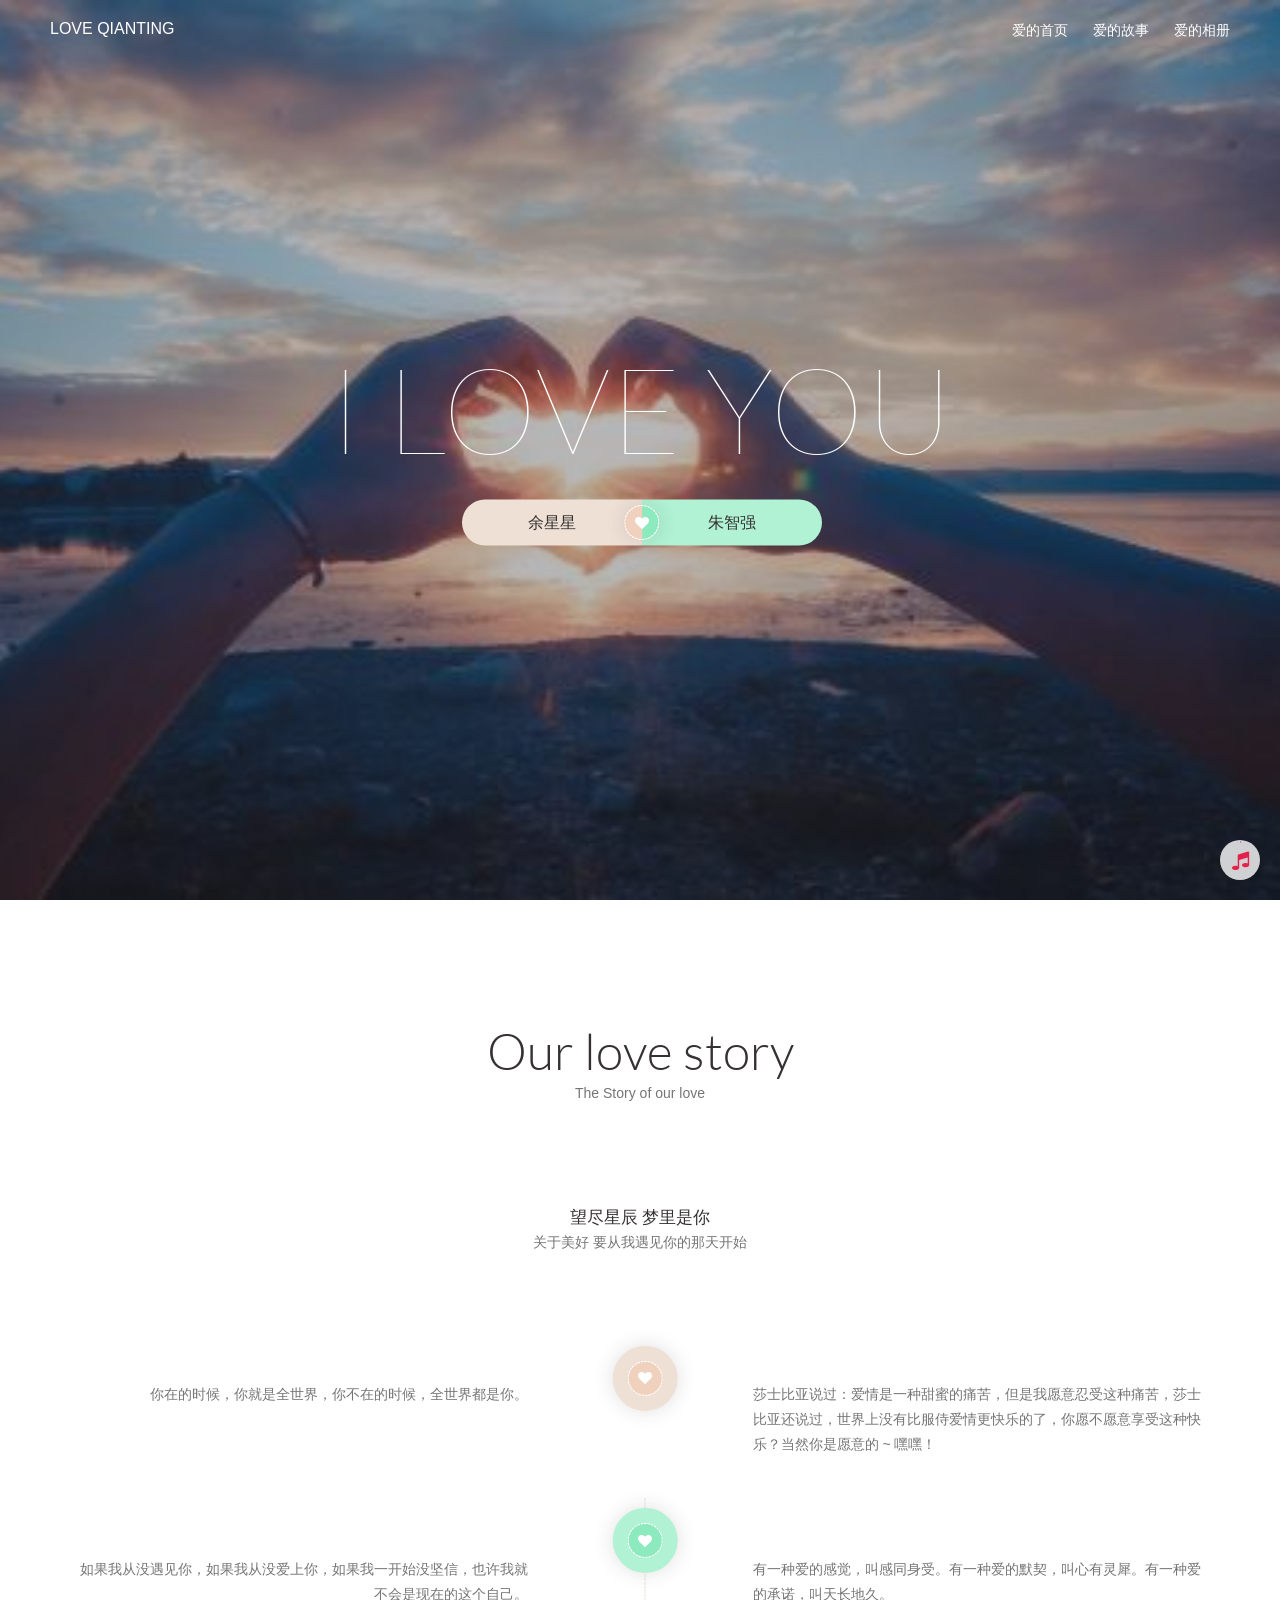
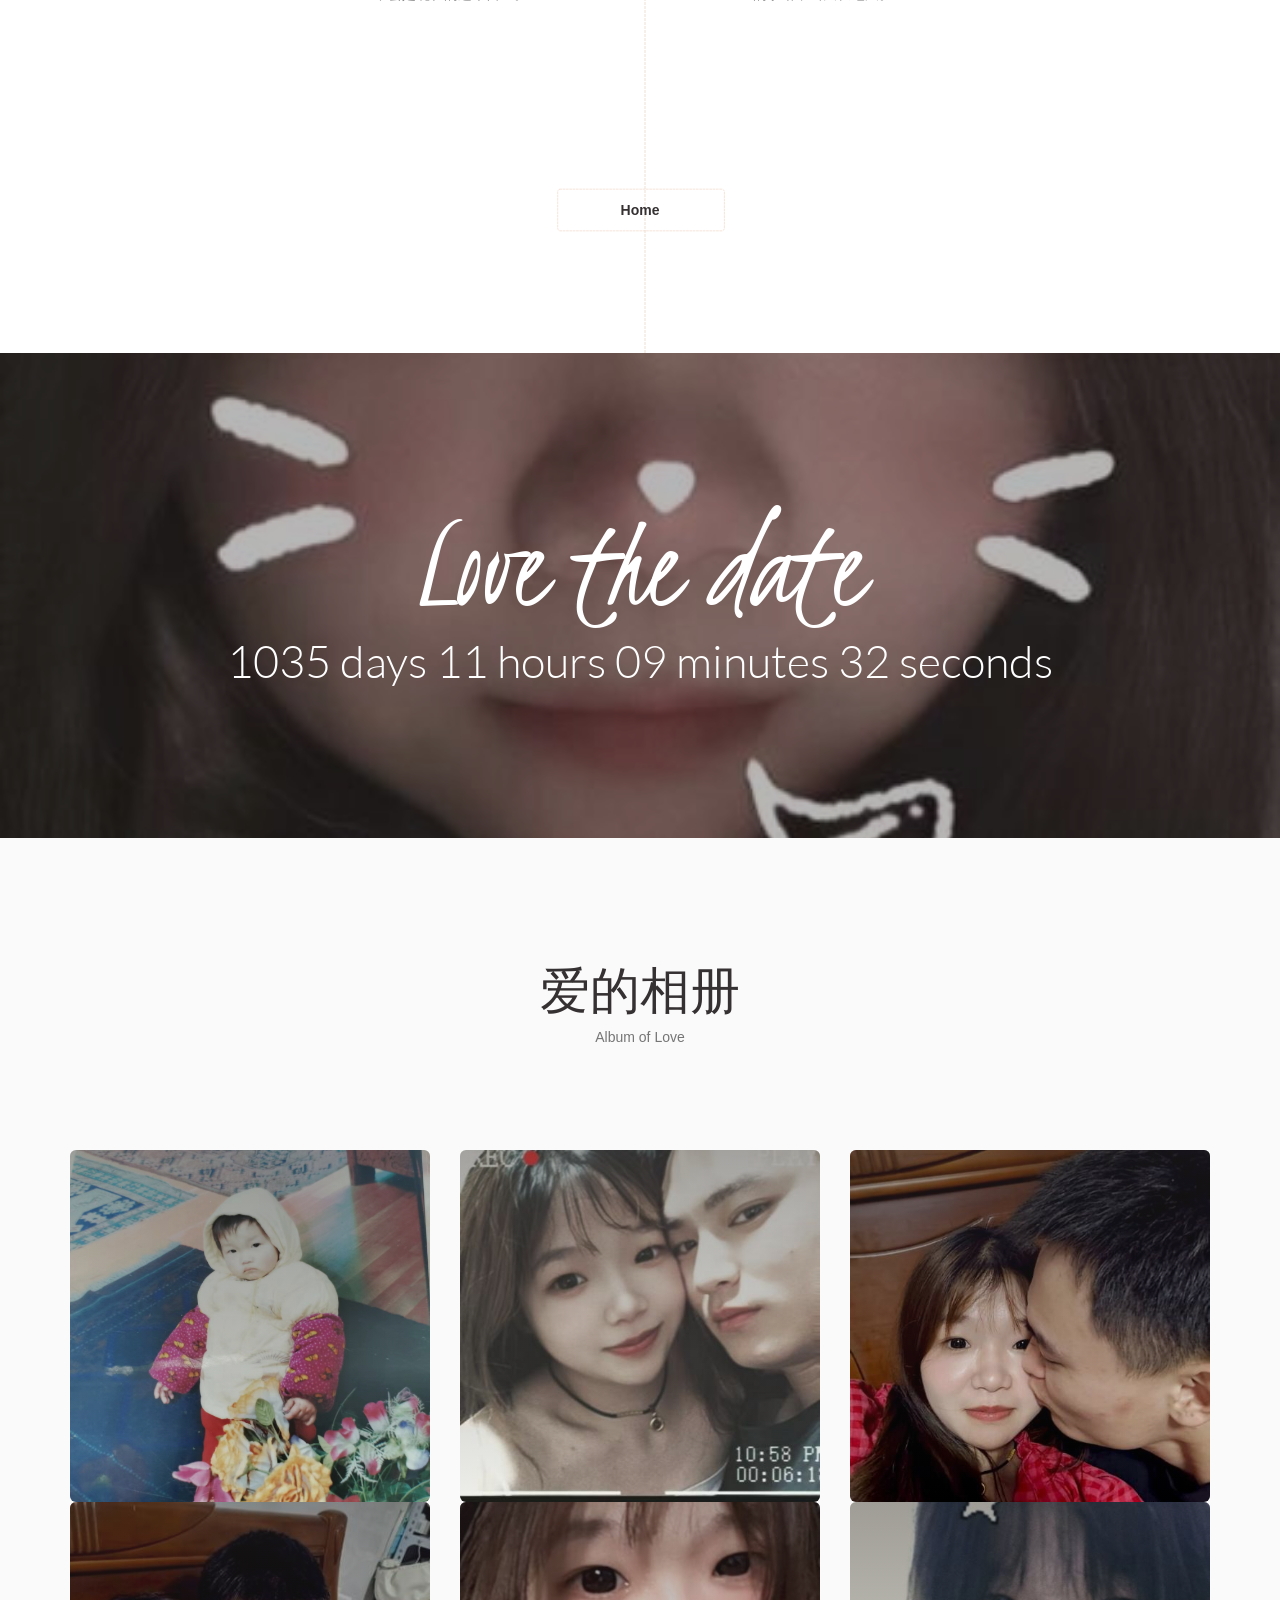
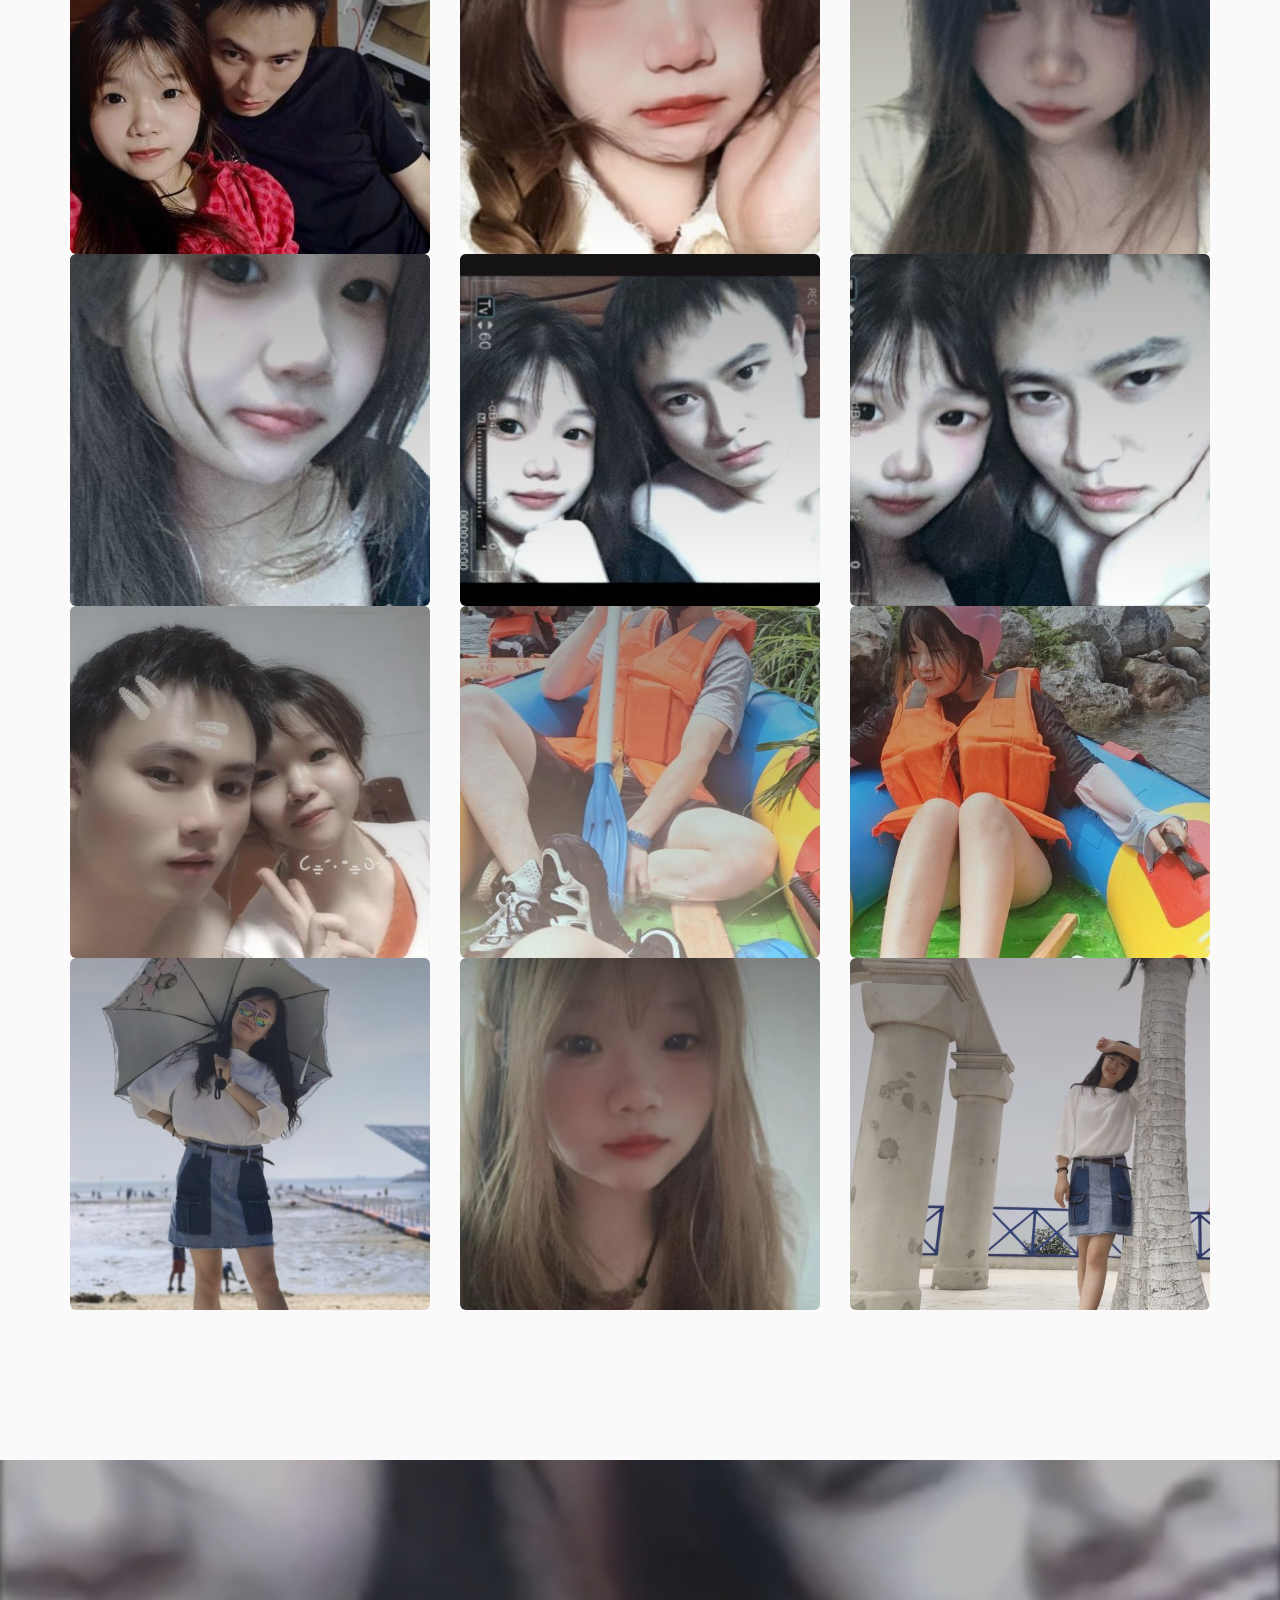
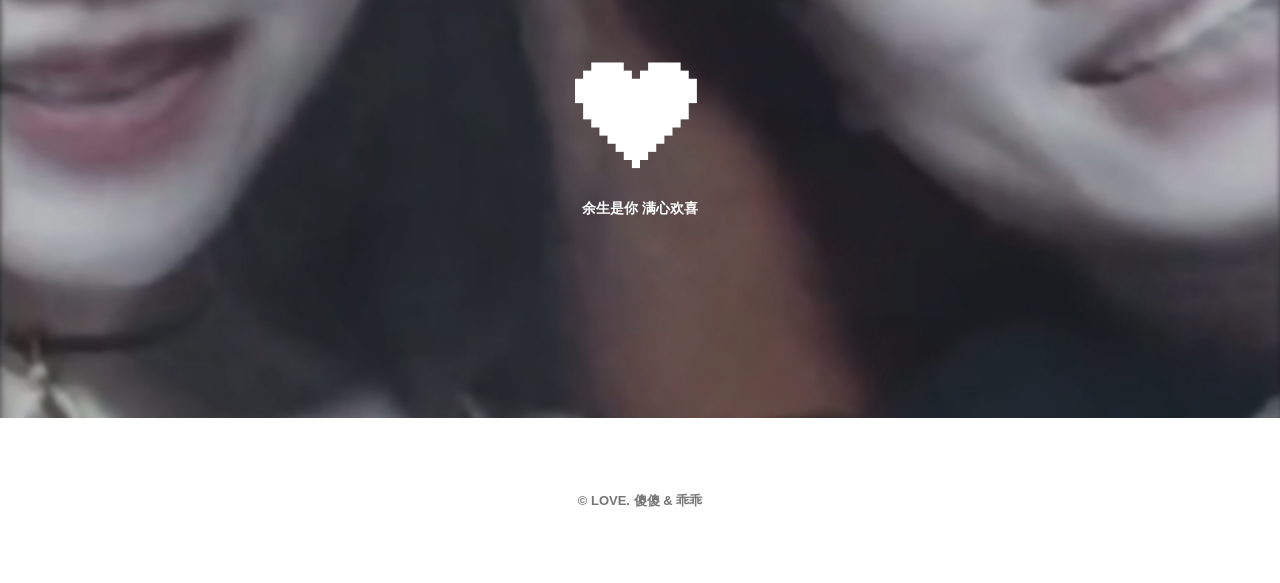
<file: result.html>
<!DOCTYPE html>
<html lang="zh-CN">
<head>
   <meta charset="utf-8">
   <title> 我们的爱情故事</title>
   <meta name="keywords" content="我们的爱情故事">
   <meta name="description" content="记录我们的美好时光">
   <meta name="viewport" content="width=device-width, initial-scale=1">
   <link href="static/css/bootstrap.css" rel="stylesheet" type="text/css" media="all">
   <link href="static/css/base.css" rel="stylesheet" type="text/css" media="all">
   <link href="static/css/main.css" rel="stylesheet" type="text/css" media="all">
   <link href="static/css/venobox.css" rel="stylesheet" type="text/css" media="all">
   <link href="static/css/fonts.css" rel="stylesheet" type="text/css" media="all">
   <link href="static/css/ae168344b8194b348b667f19ac4d1956.css" rel="stylesheet">
   <link rel="icon" href="./favicon2.ico">
   <style>
      /* 新增优化样式 */
      .lazy-load {
         opacity: 0;
         transition: opacity 0.3s;
      }
      
      .lazy-loaded {
         opacity: 1;
      }
      
      .music-player {
         position: fixed;
         bottom: 20px;
         right: 20px;
         z-index: 1000;
         width: 40px;
         height: 40px;
         border-radius: 50%;
         background: rgba(255, 255, 255, 0.8);
         display: flex;
         align-items: center;
         justify-content: center;
         cursor: pointer;
         box-shadow: 0 2px 10px rgba(0, 0, 0, 0.2);
         transition: all 0.3s ease;
      }
      
      .music-player:hover {
         transform: scale(1.1);
         background: rgba(255, 255, 255, 1);
      }
      
      .music-player.rotate {
         animation: rotate 4s linear infinite;
      }
      
      @keyframes rotate {
         from { transform: rotate(0deg); }
         to { transform: rotate(360deg); }
      }
      
      .progress-ring {
         position: absolute;
         top: 0;
         left: 0;
         width: 100%;
         height: 100%;
      }
      
      .progress-ring__circle {
         transition: stroke-dashoffset 0.5s;
         transform: rotate(-90deg);
         transform-origin: 50% 50%;
      }
      
      .scroll-top {
         position: fixed;
         bottom: 70px;
         right: 20px;
         z-index: 999;
         width: 40px;
         height: 40px;
         border-radius: 50%;
         background: rgba(255, 255, 255, 0.8);
         display: flex;
         align-items: center;
         justify-content: center;
         cursor: pointer;
         opacity: 0;
         visibility: hidden;
         transition: all 0.3s ease;
         box-shadow: 0 2px 10px rgba(0, 0, 0, 0.2);
      }
      
      .scroll-top.visible {
         opacity: 1;
         visibility: visible;
      }
      
      .scroll-top:hover {
         transform: translateY(-5px);
         background: rgba(255, 255, 255, 1);
      }
      
      /* 新增：返回顶部按钮的进度条 */
      .scroll-top-progress {
         position: absolute;
         top: -2px;
         left: -2px;
         width: 44px;
         height: 44px;
         border-radius: 50%;
      }
      
      .scroll-top-progress-ring {
         width: 100%;
         height: 100%;
      }
      
      .scroll-top-progress-circle {
         transition: stroke-dashoffset 0.3s;
         transform: rotate(-90deg);
         transform-origin: 50% 50%;
         stroke: #e5214a; /* 改为和音乐进度条相同的颜色 */
         stroke-width: 2;
         fill: transparent;
      }
      
      .scroll-top-icon {
         font-size: 20px;
         color: #333;
         position: relative;
         z-index: 1;
      }
      
      .heart-beat {
         animation: heartBeat 1.5s ease-in-out infinite;
      }
      
      @keyframes heartBeat {
         0% { transform: scale(1); }
         15% { transform: scale(1.2); }
         30% { transform: scale(1); }
         45% { transform: scale(1.2); }
         60% { transform: scale(1); }
      }
      
      .fade-in {
         opacity: 0;
         transform: translateY(20px);
         transition: opacity 0.8s ease, transform 0.8s ease;
      }
      
      .fade-in.visible {
         opacity: 1;
         transform: translateY(0);
      }
      
      @media (max-width: 768px) {
         .music-player {
            bottom: 70px;
            right: 15px;
         }
         
         .scroll-top {
            bottom: 120px;
            right: 15px;
         }
         
         .block-date-hero ul li {
            font-size: 18px;
         }
         
         h1.large.mb-20 {
            font-size: 32px;
         }
      }
   </style>
</head>
<body>
   <div class="loader">
      <div class="loader-inner">
         <svg width="120" height="220" viewbox="0 0 100 100" class="loading-spinner" version="1.1">
            <circle class="spinner" cx="50" cy="50" r="21" fill="#ffffff" stroke-width="2"></circle>
         </svg>
      </div>
   </div>
   
   <!-- 音乐播放器 -->
   <div class="music-player" id="music-player">
      <svg class="progress-ring" width="40" height="40">
        <circle class="progress-ring__circle" stroke="#e5214a" stroke-width="2" fill="transparent" r="18" cx="20" cy="20"/>
      </svg>
      <i class="icon-music" style="font-size: 20px; color: #e5214a;"></i>
   </div>
   
   <!-- 返回顶部按钮 -->
   <div class="scroll-top" id="scroll-top">
      <div class="scroll-top-progress">
         <svg class="scroll-top-progress-ring" width="44" height="44">
            <circle class="scroll-top-progress-circle" r="20" cx="22" cy="22"/>
         </svg>
      </div>
      <i class="scroll-top-icon">▲</i>
   </div>
   
   <div class="wrapper">
      <section class="hero overlay" id="home">
         <div class="background-img">
            <img src="static/picture/149760288381289.jpg" alt="傻傻&乖乖">
         </div>
         <header class="header default">
            <div class="left-part">
               <a class="logo scroll" href="#home">
                  <h2>LOVE QIANTING</h2>
               </a>
            </div>
            <div class="right-part">
               <nav class="main-nav">
                  <div class="toggle-mobile-but">
                     <a href="#" class="mobile-but">
                        <div class="lines"></div>
                     </a>
                  </div>
                  <ul>
                     <li><a class="scroll" href="#home">爱的首页</a></li>
                     <li><a class="scroll" href="#story">爱的故事</a></li>
                     <li><a class="scroll" href="#album">爱的相册</a></li>
                  </ul>
               </nav>
            </div>
         </header>
         <div class="inner-hero">
            <div class="container hero-content">
               <div class="row">
                  <div class="col-sm-12 text-center">
                     <h1 class="large mb-20">i love you</h1>
                     <div class="block-date-hero">
                        <div class="circle-dashed bg-n">
                           <div class="round-circle heart-beat">
                              <svg viewbox="0 0 103 103" version="1.1" class="dashed-border">
                                 <circle cx="50%" cy="50%" r="50"></circle>
                              </svg>
                              <i class="icon-heart"></i>
                           </div>
                        </div>
                        <ul>
                           <li>余星星</li>
                           <li>朱智强</li>
                        </ul>
                     </div>
                     <p class="mt-20 lead"></p>
                  </div>
               </div>
            </div>
         </div>
      </section>
      
      <section id="story" class="story pt-120 pb-120">
         <svg class="section-dashed" version="1.1" x="0px" y="0px" width="50px" height="578px" xml:space="preserve">
            <path class="dashed-line" stroke-width="1" d="M30 0 v600 400"></path>
         </svg>
         <div class="container">
            <div class="row">
               <div class="col-sm-12 text-center mb-100 fade-in">
                  <h1 class="title">Our love story</h1>
                  <p>The Story of our love</p>
               </div>
            </div>
            <div class="row">
               <div class="col-md-4 col-md-offset-4 col-sm-8 col-sm-offset-2 text-center mb-30 fade-in">
                  <h2 class="heavy">望尽星辰 梦里是你<br><span>关于美好 要从我遇见你的那天开始</span></h2>
               </div>
            </div>
            <div class="row story-row mt-100 mb-100 fade-in">
               <div class="circle-dashed timeline bg">
                  <div class="round-circle bg before">
                     <svg viewbox="0 0 103 103" version="1.1" class="dashed-border">
                        <circle cx="50%" cy="50%" r="50"></circle>
                     </svg>
                     <i class="icon-heart"></i>
                  </div>
               </div>
               <div class="col-sm-5 ">
                  <div class="couple-story text-right">
                     <p>你在的时候，你就是全世界，你不在的时候，全世界都是你。</p>
                  </div>
               </div>
               <div class="col-sm-5 col-sm-offset-2">
                  <div class="couple-story">
                     <p>莎士比亚说过：爱情是一种甜蜜的痛苦，但是我愿意忍受这种痛苦，莎士比亚还说过，世界上没有比服侍爱情更快乐的了，你愿不愿意享受这种快乐？当然你是愿意的 ~ 嘿嘿！</p>
                  </div>
               </div>
            </div>
            <div class="row story-row mt-100 mb-80 fade-in">
               <div class="circle-dashed timeline bg green">
                  <div class="round-circle  green before">
                     <svg viewbox="0 0 103 103" version="1.1" class="dashed-border">
                        <circle cx="50%" cy="50%" r="50"></circle>
                     </svg>
                     <i class="icon-heart"></i>
                  </div>
               </div>
               <div class="col-sm-5 ">
                  <div class="couple-story text-right">
                     <p>如果我从没遇见你，如果我从没爱上你，如果我一开始没坚信，也许我就不会是现在的这个自己。</p>
                  </div>
               </div>
               <div class="col-sm-5 col-sm-offset-2">
                  <div class="couple-story">
                     <p>有一种爱的感觉，叫感同身受。有一种爱的默契，叫心有灵犀。有一种爱的承诺，叫天长地久。</p>
                  </div>
               </div>
            </div>
            <div class="row">
               <div class="col-md-12  text-center mt-100 fade-in">
                  <a href="#home" class="but scroll">
                     <span>Home</span>
                     <svg class="but-svg" width="175" height="50" viewbox="0 0 415 120">
                        <rect class="but-rect" x="10" y="10" width="400" height="100" rx="6" ry="6"></rect>
                     </svg>
                  </a>
               </div>
            </div>
         </div>
      </section>
      
      <section class="date pt-150 pb-150 overlay">
         <div class="background-img">
            <img src="static/picture/4.jpg" alt="爱情计时">
         </div>
         <div class="container">
            <div class="row">
               <h2 class="indent">Love the date</h2>
               <div class="col-sm-12 text-center">
                  <div class="block-content front-p fade-in">
                     <h2 class="typo">Love the date</h2>
                     <span id="elapseClock" class="text-white" style="font-size: 45px;font-weight: 300;">days <span
                           class="digit">20</span> hours <span class="digit">14</span> minutes <span
                           class="digit">00</span> seconds</span>
                  </div>
               </div>
            </div>
         </div>
      </section>
      
      <section id="album" class="album bg-grey pt-120 pb-120">
         <div class="container">
            <div class="row">
               <div class="col-sm-12 text-center mb-100 fade-in">
                  <h1 class="title">爱的相册</h1>
                  <p>Album of Love</p>
               </div>
            </div>
            <div class="row mb-30">
               <h2 class="indent">Photo album</h2>
               <div class="col-md-4 col-sm-4 col-xs-12 ">
                  <div class="block-img">
                     <a href="static/picture/Ha2f9396264034bdb8c34d519c727381.jpg" class="venobox" data-gall="loveGallery">
                        <div class="background-img">
                           <img alt="" src="static/picture/Ha2f9396264034bdb8c34d519c727381.jpg">
                        </div>
                     </a>
                  </div>
               </div>
                           <div class="col-md-4 col-sm-4 col-xs-12 ">
                  <div class="block-img">
                     <a href="static/picture/202509121286.jpg" class="venobox" data-gall="loveGallery">
                        <div class="background-img">
                           <img alt="" src="static/picture/202509121286.jpg">
                        </div>
                     </a>
</div>
               </div>
               <div class="col-md-4 col-sm-4 col-xs-12 ">
                  <div class="block-img">
                     <a href="static/picture/202509121964.jpg" class="venobox" data-gall="loveGallery">
                        <div class="background-img">
                           <img alt="" src="static/picture/202509121964.jpg">
                        </div>
                     </a>
</div>
               </div>
               <div class="col-md-4 col-sm-4 col-xs-12 ">
                  <div class="block-img">
                     <a href="static/picture/202509123441.jpg" class="venobox" data-gall="loveGallery">
                        <div class="background-img">
                           <img alt="" src="static/picture/202509123441.jpg">
                        </div>
                     </a>
</div>
               </div>
               <div class="col-md-4 col-sm-4 col-xs-12 ">
                  <div class="block-img">
                     <a href="static/picture/202509122682.jpg" class="venobox" data-gall="loveGallery">
                        <div class="background-img">
                           <img alt="" src="static/picture/202509122682.jpg">
                        </div>
                     </a>
</div>
               </div>
               <div class="col-md-4 col-sm-4 col-xs-12 ">
                  <div class="block-img">
                     <a href="static/picture/202509124372.jpg" class="venobox" data-gall="loveGallery">
                        <div class="background-img">
                           <img alt="" src="static/picture/202509124372.jpg">
                        </div>
                     </a>
</div>
               </div>
               <div class="col-md-4 col-sm-4 col-xs-12 ">
                  <div class="block-img">
                     <a href="static/picture/202509124520.jpg" class="venobox" data-gall="loveGallery">
                        <div class="background-img">
                           <img alt="" src="static/picture/202509124520.jpg">
                        </div>
                     </a>
</div>
               </div>
               <div class="col-md-4 col-sm-4 col-xs-12 ">
                  <div class="block-img">
                     <a href="static/picture/202509125388.jpg" class="venobox" data-gall="loveGallery">
                        <div class="background-img">
                           <img alt="" src="static/picture/202509125388.jpg">
                        </div>
                     </a>
</div>
               </div>
               <div class="col-md-4 col-sm-4 col-xs-12 ">
                  <div class="block-img">
                     <a href="static/picture/202509126419.jpg" class="venobox" data-gall="loveGallery">
                        <div class="background-img">
                           <img alt="" src="static/picture/202509126419.jpg">
                        </div>
                     </a>
</div>
               </div>
               <div class="col-md-4 col-sm-4 col-xs-12 ">
                  <div class="block-img">
                     <a href="static/picture/202509128303.jpg" class="venobox" data-gall="loveGallery">
                        <div class="background-img">
                           <img alt="" src="static/picture/202509128303.jpg">
                        </div>
                     </a>
                  </div>
               </div>
               <div class="col-md-4 col-sm-4 col-xs-12 ">
                  <div class="block-img">
                     <a href="static/picture/t012620fb21ab954ad5.jpg" class="venobox" data-gall="loveGallery">
                        <div class="background-img">
                           <img alt="" src="static/picture/t012620fb21ab954ad5.jpg">
                        </div>
                     </a>
                  </div>
               </div>
               <div class="col-md-4 col-sm-4 col-xs-12 ">
                  <div class="block-img">
                     <a href="static/picture/t0168b6fe7b1aa99a24.jpg" class="venobox" data-gall="loveGallery">
                        <div class="background-img">
                           <img alt="" src="static/picture/t0168b6fe7b1aa99a24.jpg">
                        </div>
                     </a>
                  </div>
               </div>
               <div class="col-md-4 col-sm-4 col-xs-12">
                  <div class="block-img">
                     <a href="static/picture/t019345b3737a12ab0c.jpg" class="venobox" data-gall="loveGallery">
                        <div class="background-img">
                           <img alt="" src="static/picture/t019345b3737a12ab0c.jpg">
                        </div>
                     </a>
                  </div>
               </div>
               <div class="col-md-4 col-sm-4 col-xs-12 ">
                  <div class="block-img">
                     <a href="static/picture/Hfe8d4f1c618f44138fba7b1ad43d1e3.jpg" class="venobox" data-gall="loveGallery">
                        <div class="background-img">
                           <img alt="" src="static/picture/Hfe8d4f1c618f44138fba7b1ad43d1e3.jpg">
                        </div>
                     </a>
                                       </div>
               </div>
               <div class="col-md-4 col-sm-4 col-xs-12 ">
                  <div class="block-img">
                     <a href="static/picture/t0109082874b6dc40e6.jpg" class="venobox" data-gall="loveGallery">
                        <div class="background-img">
                           <img alt="" src="static/picture/t0109082874b6dc40e6.jpg">
                        </div>
                     </a>
                  </div>
               </div>
            </div>
         </div>
      </section>
      
      <section class="just-married pt-200 pb-200 overlay">
         <div class="background-img">
            <img src="static/picture/17.jpg" alt="余生是你">
         </div>
         <div class="container">
            <div class="row">
               <div class="col-sm-12 text-center">
                  <div class="block-content front-p fade-in">
                     <h2 class="typo">❤</h2>
                     <h2 class="heavy uppercase mt-10 light">余生是你 满心欢喜</h2>
                  </div>
               </div>
            </div>
         </div>
      </section>
      
      <footer class="footer pt-70 pb-70">
         <div class="container">
            <div class="row">
               <div class="col-sm-12 text-center">
                  <p class="uppercase heavy normal">&copy; love. 傻傻 & 乖乖</p>
               </div>
            </div>
         </div>
      </footer>
      
      <audio src="./bgMusic.mp3" loop="loop" id="bgmusic" style="display:none"></audio>
   </div>
   
   <script src="static/js/jquery-1.12.4.min.js" type="text/javascript"></script>
   <script src="static/js/jquery.countdown.min.js" type="text/javascript"></script>
   <script src="static/js/venobox.min.js" type="text/javascript"></script>
   <script src="static/js/smooth-scroll.js" type="text/javascript"></script>
   <script src="static/js/script.js" type="text/javascript"></script>

   <script>
      // 优化后的音乐播放控制
      (function () {
         var audioEl = document.getElementById('bgmusic');
         var musicPlayer = document.getElementById('music-player');
         var circle = document.querySelector('.progress-ring__circle');
         var radius = circle.r.baseVal.value;
         var circumference = 2 * Math.PI * radius;
         
         circle.style.strokeDasharray = circumference + ' ' + circumference;
         circle.style.strokeDashoffset = circumference;
         
         function setProgress(percent) {
            const offset = circumference - (percent / 100) * circumference;
            circle.style.strokeDashoffset = offset;
         }
         
         function toggleMusic() {
            if (audioEl.paused) {
               audioEl.play().catch(function(e) {
                  console.log('播放失败:', e);
               });
               musicPlayer.classList.add('rotate');
               setProgress(100);
            } else {
               audioEl.pause();
               musicPlayer.classList.remove('rotate');
               setProgress(0);
            }
         }
         
         // 点击音乐播放器控制音乐
         musicPlayer.addEventListener('click', toggleMusic);
         
         // 音频时间更新
         audioEl.addEventListener('timeupdate', function() {
            if (audioEl.duration) {
               var percent = (audioEl.currentTime / audioEl.duration) * 100;
               setProgress(percent);
            }
         });
         
         // 音频结束时重置进度
         audioEl.addEventListener('ended', function() {
            setProgress(0);
            musicPlayer.classList.remove('rotate');
         });
         
         // 尝试自动播放（需要用户交互）
         function tryAutoPlay() {
            audioEl.play().then(function() {
               musicPlayer.classList.add('rotate');
               setProgress(100);
            }).catch(function(e) {
               console.log('自动播放被阻止，需要用户交互');
            });
         }
         
         // 页面加载后尝试自动播放
         window.addEventListener('load', function() {
            setTimeout(tryAutoPlay, 1000);
         });
         
         // 用户交互后尝试播放
         document.addEventListener('click', function() {
            if (audioEl.paused) {
               tryAutoPlay();
            }
         }, { once: true });
         
      })();
      
      // 返回顶部功能
      (function() {
         var scrollTopBtn = document.getElementById('scroll-top');
         var scrollProgressCircle = document.querySelector('.scroll-top-progress-circle');
         var radius = scrollProgressCircle.r.baseVal.value;
         var circumference = 2 * Math.PI * radius;
         
         scrollProgressCircle.style.strokeDasharray = circumference + ' ' + circumference;
         scrollProgressCircle.style.strokeDashoffset = circumference;
         
         function setScrollProgress(percent) {
            const offset = circumference - (percent / 100) * circumference;
            scrollProgressCircle.style.strokeDashoffset = offset;
         }
         
         window.addEventListener('scroll', function() {
            var scrollHeight = document.documentElement.scrollHeight - window.innerHeight;
            var scrolled = (window.pageYOffset / scrollHeight) * 100;
            
            setScrollProgress(scrolled);
            
            if (window.pageYOffset > 300) {
               scrollTopBtn.classList.add('visible');
            } else {
               scrollTopBtn.classList.remove('visible');
            }
         });
         
         scrollTopBtn.addEventListener('click', function() {
            window.scrollTo({
               top: 0,
               behavior: 'smooth'
            });
         });
      })();
      
      // 懒加载和滚动动画
      (function() {
         // 懒加载图片
         function lazyLoad() {
            var lazyImages = document.querySelectorAll('.lazy-load');
            
            lazyImages.forEach(function(img) {
               if (img.getAttribute('data-src')) {
                  if (img.getBoundingClientRect().top <= window.innerHeight && img.getBoundingClientRect().bottom >= 0) {
                     img.src = img.getAttribute('data-src');
                     img.classList.add('lazy-loaded');
                     img.removeAttribute('data-src');
                  }
               }
            });
         }
         
         // 滚动显示动画元素
         function checkFade() {
            var fadeElements = document.querySelectorAll('.fade-in');
            
            fadeElements.forEach(function(el) {
               var elementTop = el.getBoundingClientRect().top;
               var elementVisible = 150;
               
               if (elementTop < window.innerHeight - elementVisible) {
                  el.classList.add('visible');
               }
            });
         }
         
         // 初始化
         window.addEventListener('load', function() {
            // 将图片src转移到data-src，实现懒加载
            var images = document.querySelectorAll('.lazy-load');
            images.forEach(function(img) {
               var src = img.src;
               img.src = '';
               img.setAttribute('data-src', src);
            });
            
            // 初始检查
            lazyLoad();
            checkFade();
            
            // 隐藏加载动画
            document.querySelector('.loader').style.display = 'none';
         });
         
         // 滚动时检查
         window.addEventListener('scroll', function() {
            lazyLoad();
            checkFade();
         });
         
         // 调整窗口大小时检查
         window.addEventListener('resize', function() {
            lazyLoad();
            checkFade();
         });
      })();
      
      // 倒计时功能
      var together = new Date();
      var strs = "2024-02-03 08:00:00";
      var nowTime = new Date();
      var together = new Date(strs.replace(/-/g, "/"));
      timeElapse(together);
      setInterval(function () { timeElapse(together); }, 500);
      
      function timeElapse(c) {
         var e = Date();
         var f = (Date.parse(e) - Date.parse(c)) / 1000;
         var g = Math.floor(f / (3600 * 24)); f = f % (3600 * 24);
         var b = Math.floor(f / 3600);
         if (b < 10) { b = "0" + b } f = f % 3600; var d = Math.floor(f / 60);
         if (d < 10) { d = "0" + d } f = f % 60;
         if (f < 10) { f = "0" + f }
         var a = '<span class="digit">' + g + '</span> days <span class="digit">' + b + '</span> hours <span class="digit">' + d + '</span> minutes <span class="digit">' + f + "</span> seconds"; $("#elapseClock").html(a)
      }
   </script>
</body>
</html>
</file>
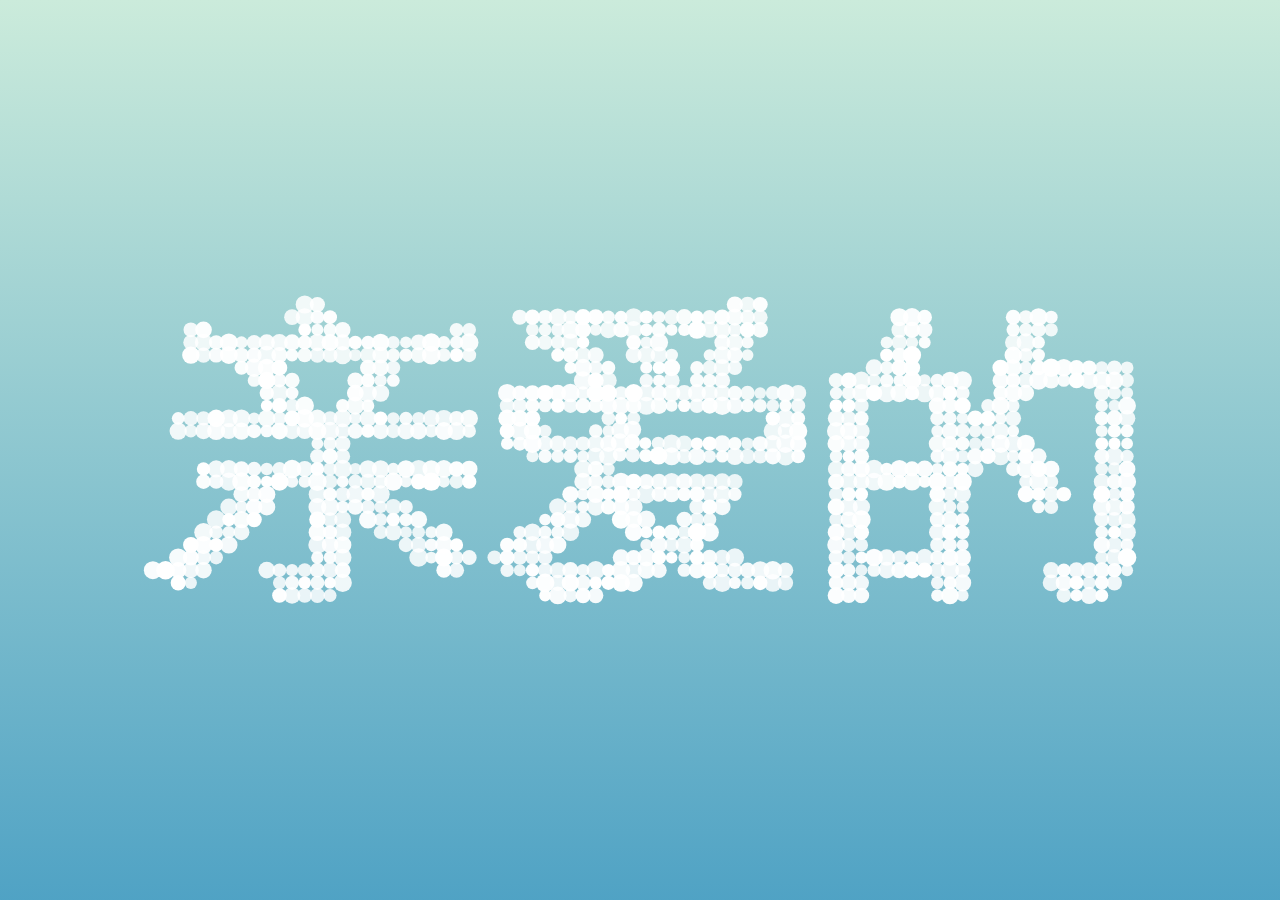
<file: show.html>
<!DOCTYPE html PUBLIC "-//W3C//DTD XHTML 1.0 Transitional//EN" "http://www.w3.org/TR/xhtml1/DTD/xhtml1-transitional.dtd">
<html xmlns="http://www.w3.org/1999/xhtml">
<head>
<meta http-equiv="Content-Type" content="text/html; charset=utf-8">
<title>余星星我爱你</title>
<link rel="stylesheet" href="static/css/normalize.css">
<link rel="stylesheet" href="static/css/style.css" media="screen" type="text/css"></head>
<link rel="icon" href="./favicon2.ico">
<body>
<canvas class="canvas"></canvas>
<div class="help" style="display:none;">?</div>
<div class="ui" style="display:none;">
<input class="ui-input" type="text">
<span class="ui-return">↵</span>
</div>
<div class="overlay">
<div class="tabs">
<div class="tabs-labels"><span class="tabs-label">Commands</span><span class="tabs-label">Info</span><span class="tabs-label">Share</span></div>
<div class="tabs-panels">
<ul class="tabs-panel commands">
<li class="commands-item"><span class="commands-item-title">Text</span><span class="commands-item-info" data-demo="Hello :)">Type anything</span><span class="commands-item-action">Demo</span></li>
<li class="commands-item"><span class="commands-item-title">Countdown</span><span class="commands-item-info" data-demo="#countdown 10">#countdown<span class="commands-item-mode">number</span></span><span class="commands-item-action">Demo</span></li>
<li class="commands-item"><span class="commands-item-title">Time</span><span class="commands-item-info" data-demo="#time">#time</span><span class="commands-item-action">Demo</span></li>
<li class="commands-item"><span class="commands-item-title">Rectangle</span><span class="commands-item-info" data-demo="#rectangle 30x15">#rectangle<span class="commands-item-mode">width x height</span></span><span class="commands-item-action">Demo</span></li>
<li class="commands-item"><span class="commands-item-title">Circle</span><span class="commands-item-info" data-demo="#circle 25">#circle<span class="commands-item-mode">diameter</span></span><span class="commands-item-action">Demo</span></li>
<li class="commands-item commands-item--gap"><span class="commands-item-title">Animate</span><span class="commands-item-info" data-demo="The time is|#time|#countdown 3|#icon thumbs-up"><span class="commands-item-mode">command1</span>&nbsp;|<span class="commands-item-mode">command2</span></span><span class="commands-item-action">Demo</span></li>
</ul>
</div>
</div>
</div>

<script type="text/javascript">
var S={init:function(){var action=window.location.href,i=action.indexOf('?a=');S.Drawing.init('.canvas');document.body.classList.add('body--ready');if(i!==-1){S.UI.simulate(decodeURI(action).substring(i+ 3));}else{S.UI.simulate('亲爱的|乖乖宝贝|I|LOVE|YOU|#countdown 3|#show',1800);}
S.Drawing.loop(function(){S.Shape.render();});}}
function show(){window.location.href="result.html";};S.Drawing=(function(){var canvas,context,renderFn
requestFrame=window.requestAnimationFrame||window.webkitRequestAnimationFrame||window.mozRequestAnimationFrame||window.oRequestAnimationFrame||window.msRequestAnimationFrame||function(callback){window.setTimeout(callback,1000/60);};return{init:function(el){canvas=document.querySelector(el);context=canvas.getContext('2d');this.adjustCanvas();window.addEventListener('resize',function(e){S.Drawing.adjustCanvas();});},loop:function(fn){renderFn=!renderFn?fn:renderFn;this.clearFrame();renderFn();requestFrame.call(window,this.loop.bind(this));},adjustCanvas:function(){canvas.width=window.innerWidth;canvas.height=window.innerHeight;},clearFrame:function(){context.clearRect(0,0,canvas.width,canvas.height);},getArea:function(){return{w:canvas.width,h:canvas.height};},drawCircle:function(p,c){context.fillStyle=c.render();context.beginPath();context.arc(p.x,p.y,p.z,0,2*Math.PI,true);context.closePath();context.fill();}}}());S.UI=(function(){var input=document.querySelector('.ui-input'),ui=document.querySelector('.ui'),help=document.querySelector('.help'),commands=document.querySelector('.commands'),overlay=document.querySelector('.overlay'),canvas=document.querySelector('.canvas'),interval,isTouch=false,currentAction,resizeTimer,time,maxShapeSize=30,firstAction=true,sequence=[],cmd='#';function formatTime(date){var h=date.getHours(),m=date.getMinutes(),m=m<10?'0'+ m:m;return h+':'+ m;}
function getValue(value){return value&&value.split(' ')[1];}
function getAction(value){value=value&&value.split(' ')[0];return value&&value[0]===cmd&&value.substring(1);}
function timedAction(fn,delay,max,reverse){clearInterval(interval);currentAction=reverse?max:1;fn(currentAction);if(!max||(!reverse&&currentAction<max)||(reverse&&currentAction>0)){interval=setInterval(function(){currentAction=reverse?currentAction- 1:currentAction+ 1;fn(currentAction);if((!reverse&&max&&currentAction===max)||(reverse&&currentAction===0)){clearInterval(interval);}},delay);}}
function reset(destroy){clearInterval(interval);sequence=[];time=null;destroy&&S.Shape.switchShape(S.ShapeBuilder.letter(''));}
function performAction(value,tsp){var action,value,current;overlay.classList.remove('overlay--visible');sequence=typeof(value)==='object'?value:sequence.concat(value.split('|'));input.value='';checkInputWidth();timedAction(function(index){current=sequence.shift();action=getAction(current);value=getValue(current);switch(action){case'countdown':value=parseInt(value)||10;value=value>0?value:10;timedAction(function(index){if(index===0){if(sequence.length===0){S.Shape.switchShape(S.ShapeBuilder.letter(''));}else{performAction(sequence);}}else{S.Shape.switchShape(S.ShapeBuilder.letter(index),true);}},1000,value,true);break;case'rectangle':value=value&&value.split('x');value=(value&&value.length===2)?value:[maxShapeSize,maxShapeSize/2];S.Shape.switchShape(S.ShapeBuilder.rectangle(Math.min(maxShapeSize,parseInt(value[0])),Math.min(maxShapeSize,parseInt(value[1]))));break;case'circle':value=parseInt(value)||maxShapeSize;value=Math.min(value,maxShapeSize);S.Shape.switchShape(S.ShapeBuilder.circle(value));break;case'time':var t=formatTime(new Date());if(sequence.length>0){S.Shape.switchShape(S.ShapeBuilder.letter(t));}else{timedAction(function(){t=formatTime(new Date());if(t!==time){time=t;S.Shape.switchShape(S.ShapeBuilder.letter(time));}},1000);}
break;case'show':show();break;default:S.Shape.switchShape(S.ShapeBuilder.letter(current[0]===cmd?'What?':current));}},tsp,sequence.length);}
function checkInputWidth(e){if(input.value.length>18){ui.classList.add('ui--wide');}else{ui.classList.remove('ui--wide');}
if(firstAction&&input.value.length>0){ui.classList.add('ui--enter');}else{ui.classList.remove('ui--enter');}}
function bindEvents(){document.body.addEventListener('keydown',function(e){input.focus();if(e.keyCode===13){firstAction=false;reset();performAction(input.value,3000);}});input.addEventListener('input',checkInputWidth);input.addEventListener('change',checkInputWidth);input.addEventListener('focus',checkInputWidth);help.addEventListener('click',function(e){overlay.classList.toggle('overlay--visible');overlay.classList.contains('overlay--visible')&&reset(true);});commands.addEventListener('click',function(e){var el,info,demo,tab,active,url;if(e.target.classList.contains('commands-item')){el=e.target;}else{el=e.target.parentNode.classList.contains('commands-item')?e.target.parentNode:e.target.parentNode.parentNode;}
info=el&&el.querySelector('.commands-item-info');demo=el&&info.getAttribute('data-demo');url=el&&info.getAttribute('data-url');if(info){overlay.classList.remove('overlay--visible');if(demo){input.value=demo;if(isTouch){reset();performAction(input.value,3000);}else{input.focus();}}else if(url){}}});canvas.addEventListener('click',function(e){overlay.classList.remove('overlay--visible');});}
function init(){bindEvents();input.focus();isTouch&&document.body.classList.add('touch');}
init();return{simulate:function(action,tsp){performAction(action,tsp);}}}());S.UI.Tabs=(function(){var tabs=document.querySelector('.tabs'),labels=document.querySelector('.tabs-labels'),triggers=document.querySelectorAll('.tabs-label'),panels=document.querySelectorAll('.tabs-panel');function activate(i){triggers[i].classList.add('tabs-label--active');panels[i].classList.add('tabs-panel--active');}
function bindEvents(){labels.addEventListener('click',function(e){var el=e.target,index;if(el.classList.contains('tabs-label')){for(var t=0;t<triggers.length;t++){triggers[t].classList.remove('tabs-label--active');panels[t].classList.remove('tabs-panel--active');if(el===triggers[t]){index=t;}}
activate(index);}});}
function init(){activate(0);bindEvents();}
init();}());S.Point=function(args){this.x=args.x;this.y=args.y;this.z=args.z;this.a=args.a;this.h=args.h;};S.Color=function(r,g,b,a){this.r=r;this.g=g;this.b=b;this.a=a;};S.Color.prototype={render:function(){return'rgba('+ this.r+','+ +this.g+','+ this.b+','+ this.a+')';}};S.Dot=function(x,y){this.p=new S.Point({x:x,y:y,z:5,a:1,h:0});this.e=0.07;this.s=true;this.c=new S.Color(255,255,255,this.p.a);this.t=this.clone();this.q=[];};S.Dot.prototype={clone:function(){return new S.Point({x:this.x,y:this.y,z:this.z,a:this.a,h:this.h});},_draw:function(){this.c.a=this.p.a;S.Drawing.drawCircle(this.p,this.c);},_moveTowards:function(n){var details=this.distanceTo(n,true),dx=details[0],dy=details[1],d=details[2],e=this.e*d;if(this.p.h===-1){this.p.x=n.x;this.p.y=n.y;return true;}
if(d>1){this.p.x-=((dx/d)*e);this.p.y-=((dy/d)*e);}else{if(this.p.h>0){this.p.h--;}else{return true;}}
return false;},_update:function(){if(this._moveTowards(this.t)){var p=this.q.shift();if(p){this.t.x=p.x||this.p.x;this.t.y=p.y||this.p.y;this.t.z=p.z||this.p.z;this.t.a=p.a||this.p.a;this.p.h=p.h||0;}else{if(this.s){this.p.x-=Math.sin(Math.random()*3.142);this.p.y-=Math.sin(Math.random()*3.142);}else{this.move(new S.Point({x:this.p.x+(Math.random()*50)- 25,y:this.p.y+(Math.random()*50)- 25,}));}}}
d=this.p.a- this.t.a;this.p.a=Math.max(0.1,this.p.a-(d*0.05));d=this.p.z- this.t.z;this.p.z=Math.max(1,this.p.z-(d*0.05));},distanceTo:function(n,details){var dx=this.p.x- n.x,dy=this.p.y- n.y,d=Math.sqrt(dx*dx+ dy*dy);return details?[dx,dy,d]:d;},move:function(p,avoidStatic){if(!avoidStatic||(avoidStatic&&this.distanceTo(p)>1)){this.q.push(p);}},render:function(){this._update();this._draw();}}
S.ShapeBuilder=(function(){var gap=13,shapeCanvas=document.createElement('canvas'),shapeContext=shapeCanvas.getContext('2d'),fontSize=500,fontFamily='Avenir, Helvetica Neue, Helvetica, Arial, sans-serif';function fit(){shapeCanvas.width=Math.floor(window.innerWidth/gap)*gap;shapeCanvas.height=Math.floor(window.innerHeight/gap)*gap;shapeContext.fillStyle='red';shapeContext.textBaseline='middle';shapeContext.textAlign='center';}
function processCanvas(){var pixels=shapeContext.getImageData(0,0,shapeCanvas.width,shapeCanvas.height).data;dots=[],pixels,x=0,y=0,fx=shapeCanvas.width,fy=shapeCanvas.height,w=0,h=0;for(var p=0;p<pixels.length;p+=(4*gap)){if(pixels[p+ 3]>0){dots.push(new S.Point({x:x,y:y}));w=x>w?x:w;h=y>h?y:h;fx=x<fx?x:fx;fy=y<fy?y:fy;}
x+=gap;if(x>=shapeCanvas.width){x=0;y+=gap;p+=gap*4*shapeCanvas.width;}}
return{dots:dots,w:w+ fx,h:h+ fy};}
function setFontSize(s){shapeContext.font='bold '+ s+'px '+ fontFamily;}
function isNumber(n){return!isNaN(parseFloat(n))&&isFinite(n);}
function init(){fit();window.addEventListener('resize',fit);}
init();return{imageFile:function(url,callback){var image=new Image();var a=S.Drawing.getArea();image.onload=function(){shapeContext.clearRect(0,0,shapeCanvas.width,shapeCanvas.height);shapeContext.drawImage(this,0,0,a.h*0.6,a.h*0.6);callback(processCanvas());};image.onerror=function(){callback(S.ShapeBuilder.letter('What?'));}
image.src=url;},circle:function(d){var r=Math.max(0,d)/ 2;
shapeContext.clearRect(0,0,shapeCanvas.width,shapeCanvas.height);shapeContext.beginPath();shapeContext.arc(r*gap,r*gap,r*gap,0,2*Math.PI,false);shapeContext.fill();shapeContext.closePath();return processCanvas();},letter:function(l){var s=0;setFontSize(fontSize);s=Math.min(fontSize,(shapeCanvas.width/shapeContext.measureText(l).width)*0.8*fontSize,(shapeCanvas.height/fontSize)*(isNumber(l)?1:0.45)*fontSize);setFontSize(s);shapeContext.clearRect(0,0,shapeCanvas.width,shapeCanvas.height);shapeContext.fillText(l,shapeCanvas.width/2,shapeCanvas.height/2);return processCanvas();},rectangle:function(w,h){var dots=[],width=gap*w,height=gap*h;for(var y=0;y<height;y+=gap){for(var x=0;x<width;x+=gap){dots.push(new S.Point({x:x,y:y,}));}}
return{dots:dots,w:width,h:height};}};}());S.Shape=(function(){var dots=[],width=0,height=0,cx=0,cy=0;function compensate(){var a=S.Drawing.getArea();cx=a.w/2- width/2;cy=a.h/2- height/2;}
return{shuffleIdle:function(){var a=S.Drawing.getArea();for(var d=0;d<dots.length;d++){if(!dots[d].s){dots[d].move({x:Math.random()*a.w,y:Math.random()*a.h});}}},switchShape:function(n,fast){var size,a=S.Drawing.getArea();width=n.w;height=n.h;compensate();if(n.dots.length>dots.length){size=n.dots.length- dots.length;for(var d=1;d<=size;d++){dots.push(new S.Dot(a.w/2,a.h/2));}}
var d=0,i=0;while(n.dots.length>0){i=Math.floor(Math.random()*n.dots.length);dots[d].e=fast?0.25:(dots[d].s?0.14:0.11);if(dots[d].s){dots[d].move(new S.Point({z:Math.random()*20+ 10,a:Math.random(),h:18}));}else{dots[d].move(new S.Point({z:Math.random()*5+ 5,h:fast?18:30}));}
dots[d].s=true;dots[d].move(new S.Point({x:n.dots[i].x+ cx,y:n.dots[i].y+ cy,a:1,z:5,h:0}));n.dots=n.dots.slice(0,i).concat(n.dots.slice(i+ 1));d++;}
for(var i=d;i<dots.length;i++){if(dots[i].s){dots[i].move(new S.Point({z:Math.random()*20+ 10,a:Math.random(),h:20}));dots[i].s=false;dots[i].e=0.04;dots[i].move(new S.Point({x:Math.random()*a.w,y:Math.random()*a.h,a:0.3,z:Math.random()*4,h:0}));}}},render:function(){for(var d=0;d<dots.length;d++){dots[d].render();}}}}());S.init();
</script>
</body>
</html>
</file>
<file: static/css/base.css>
/* Table of Content
==================================================
	1.Reset & Basics
	2.Basic Styles
	3.Typography and Common style
	4.Links
	5.Misc


/* Reset & Basics (Inspired by E. Meyers) */

*,
*:before,
*:after {
    -moz-box-sizing: border-box;
    -webkit-box-sizing: border-box;
    -ms-box-sizing: border-box;
    -o-box-sizing: border-box;
}
* {
    margin: 0;
    padding: 0;
}
html,
body,
div,
span,
applet,
object,
iframe,
h1,
h2,
h3,
h4,
h5,
h6,
p,
blockquote,
pre,
a,
abbr,
acronym,
address,
big,
cite,
code,
dfn,
em,
img,
ins,
kbd,
q,
s,
samp,
small,
strike,
strong,
sub,
sup,
tt,
var,
b,
u,
i,
center,
dl,
dt,
dd,
ol,
ul,
li,
fieldset,
form,
label,
legend,
table,
caption,
tbody,
tfoot,
thead,
tr,
th,
td,
article,
aside,
canvas,
details,
embed,
figure,
figcaption,
footer,
header,
hgroup,
menu,
nav,
output,
ruby,
section,
summary,
time,
mark,
audio,
video {
    margin: 0;
    padding: 0;
    border: 0;
    font-size: 100%;
    font: inherit;
    vertical-align: baseline;
    text-decoration: none;
}
article,
aside,
details,
figcaption,
figure,
footer,
header,
hgroup,
menu,
nav,
section {
    display: block;
}
ol,
ul {
    list-style: none;
}
blockquote,
q {
    quotes: none;
}
blockquote:before,
blockquote:after,
q:before,
q:after {
    content: '';
    content: none;
}
table {
    border-collapse: collapse;
    border-spacing: 0;
}
a,
a:hover,
a:active,
a:visited,
a:focus {
    text-decoration: none;
}
img {
    display: inline-block;
    vertical-align: middle;
    height: auto;
    max-width: 100%;
}
.map img {
    max-width: none;
}
a:focus {
    outline: 0;
}
iframe {
    width: 100%;
    frameborder: 0;
    display: inline-block;
}
::-moz-selection {
    background: #8de9be;
}
/* End reset & basics (Inspired by E. Meyers) */


/*Basic Styles*/

body {
    background: #ffffff;
    font-family: "Lato", "Helvetica Neue", "Helvetica", Helvetica, Arial, sans-serif;
    color: #757575;
    margin: 0;
    font-size: 14px;
    font-weight: 400;
    -moz-osx-font-smoothing: grayscale;
    -webkit-font-smoothing: antialiased;
}
.stop-scroll {
    overflow: hidden;
}
/*End basic styles*/


/* Typography and Common style*/

h1,
h2,
h3,
h4,
h5,
h6 {
    color: #353031;
    font-weight: 300;
}
em {
    font-style: italic;
}
strong {
    color: #353031;
}
p,
blockquote {
    line-height: 25px;
}
.header .logo h2,
.block-event p span,
.heavy {
    font-weight: 400;
}
.testi-details blockquote,
.countdown {
    font-weight: 300;
}
h1.large {
    font-weight: 200;
}
.block-event p,
.registry-form .submit,
.heavy.uppercase,
.heavy.normal,
p.heavy.normal,
.but {
    font-weight: 700;
}
h1.title {
    font-size: 50px;
}
p.lead {
    font-size: 17px;
}
p.lead.size-m {
    font-size: 16px;
}
p.lead.size-s {
    font-size: 15px;
    margin-bottom: 0;
}
p a:hover {
    text-decoration: underline;
}
input[type]:-moz-placeholder {
    color: #b3b3b3;
    opacity: .7;
}
:-moz-placeholder {
    color: #b3b3b3;
    opacity: .7;
}
::-moz-placeholder {
    color: #b3b3b3;
    opacity: .7;
}
:-ms-input-placeholder {
    color: #b3b3b3;
    opacity: .7;
}
::-webkit-input-placeholder {
    color: #b3b3b3;
    opacity: .7;
}
section,
.section,
.row.relative {
    position: relative;
}
.front-p {
    position: relative;
    z-index: 100;
}
.uppercase {
    text-transform: uppercase;
}
.heavy.uppercase {
    font-size: 14px;
}
.heavy.normal {
    font-size: 14px;
}
p.heavy.normal {
    font-size: 13px;
}
.heavy {
    font-size: 17px;
}
.heavy span {
    color: #757575;
    font-size: 14px;
    display: block;
    margin-top: 5px;
}
.light, .text-white {
    color: #ffffff;
}
h2.typo{
	font-family: 'Kristi', "Helvetica Neue", "Helvetica", Helvetica, Arial, sans-serif;
	color:#ffffff;
	line-height:1;
	font-size: 130px;
}

.circle-dashed.bg,
.round-circle {
    border-radius: 100px;
    -webkit-border-radius: 100px;
    -moz-border-radius: 100px;
    -ms-border-radius: 100px;
    -o-border-radius: 100px;
}
.block-event,
.block-img .background-img,
.block-img a:before,
.block-registry,
.registry-form input[type="text"],
.registry-form select,
.registry-form .submit {
    border-radius: 6px;
    -webkit-border-radius: 6px;
    -moz-border-radius: 6px;
    -ms-border-radius: 6px;
    -o-border-radius: 6px;
}
.indent {
    text-indent: -999px;
    display: none;
}
/* End typography and common style*/


/*Links*/

a,
input[type="text"],
input[type="submit"] textarea,
.owl-theme .owl-controls .owl-page span,
.mobile-but .lines:after,
.mobile-but .lines:before,
.but,
.block-img a:before,
img.gift-reg {
    transition: all 0.3s ease 0s;
    -webkit-transition: all 0.3s ease 0s;
    -moz-transition: all 0.3s ease 0s;
    -ms-transition: all 0.3s ease 0s;
    -o-transition: all 0.3s ease 0s;
}
.but {
    display: inline-block;
    position: relative;
    position: relative;
    color: #353031;
    padding: 15px 30px;
}
.but span {
    z-index: 10;
}
.but .but-svg {
    left: 50%;
    position: absolute;
    top: 50%;
    transform: translate(-50%, -50%);
    -webkit-transform: translate(-50%, -50%);
    -moz-transform: translate(-50%, -50%);
    -ms-transform: translate(-50%, -50%);
    -o-transform: translate(-50%, -50%);
    fill: none;
    left: 50%;
    position: absolute;
    stroke: #efd1be;
    stroke-dasharray: 4, 4;
    stroke-dashoffset: 1;
    stroke-linecap: square;
    stroke-width: 0.1em;
}
.but:hover {
    transform: translateY(3px);
    -webkit-transform: translateY(3px);
    -moz-transform: translateY(3px);
    -ms-transform: translateY(3px);
    -o-transform: translateY(3px);
}
/*End links*/


/*Misc */

.pt-10 {
    padding-top: 10px !important;
}
.pb-10 {
    padding-bottom: 10px !important;
}
.pt-15 {
    padding-top: 15px !important;
}
.pb-15 {
    padding-bottom: 15px !important;
}
.pt-20 {
    padding-top: 20px !important;
}
.pb-20 {
    padding-bottom: 20px !important;
}
.pt-30 {
    padding-top: 30px !important;
}
.pb-30 {
    padding-bottom: 30px !important;
}
.pt-40 {
    padding-top: 40px !important;
}
.pb-40 {
    padding-bottom: 40px !important;
}
.pt-50 {
    padding-top: 50px !important;
}
.pb-50 {
    padding-bottom: 50px !important;
}
.pt-60 {
    padding-top: 60px !important;
}
.pb-60 {
    padding-bottom: 60px !important;
}
.pt-70 {
    padding-top: 70px !important;
}
.pb-70 {
    padding-bottom: 70px !important;
}
.pt-80 {
    padding-top: 80px !important;
}
.pb-80 {
    padding-bottom: 80px !important;
}
.pt-90 {
    padding-top: 90px !important;
}
.pb-90 {
    padding-bottom: 90px !important;
}
.pt-100 {
    padding-top: 100px !important;
}
.pb-100 {
    padding-bottom: 100px !important;
}
.pt-120 {
    padding-top: 120px !important;
}
.pb-120 {
    padding-bottom: 120px !important;
}
.pt-140 {
    padding-top: 140px !important;
}
.pb-140 {
    padding-bottom: 140px !important;
}
.pt-150 {
    padding-top: 150px !important;
}
.pb-150 {
    padding-bottom: 150px !important;
}
.pt-160 {
    padding-top: 160px !important;
}
.pb-160 {
    padding-bottom: 160px !important;
}
.pt-200 {
    padding-top: 200px !important;
}
.pb-200 {
    padding-bottom: 200px !important;
}
.mt-5 {
    margin-top: 5px !important;
}
.mb-5 {
    margin-bottom: 5px !important;
}
.mt-10 {
    margin-top: 10px !important;
}
.mb-10 {
    margin-bottom: 10px !important;
}
.mt-15 {
    margin-top: 15px !important;
}
.mb-15 {
    margin-bottom: 15px !important;
}
.mt-20 {
    margin-top: 20px !important;
}
.mb-20 {
    margin-bottom: 20px !important;
}
.mt-30 {
    margin-top: 30px !important;
}
.mb-30 {
    margin-bottom: 30px !important;
}
.mt-40 {
    margin-top: 40px !important;
}
.mb-40 {
    margin-bottom: 40px !important;
}
.mt-50 {
    margin-top: 50px !important;
}
.mb-50 {
    margin-bottom: 50px !important;
}
.mt-60 {
    margin-top: 60px !important;
}
.mb-60 {
    margin-bottom: 60px !important;
}
.mt-70 {
    margin-top: 70px !important;
}
.mb-70 {
    margin-bottom: 70px !important;
}
.mt-80 {
    margin-top: 80px !important;
}
.mb-80 {
    margin-bottom: 80px !important;
}
.mt-90 {
    margin-top: 90px !important;
}
.mb-90 {
    margin-bottom: 90px !important;
}
.mt-100 {
    margin-top: 100px !important;
}
.mb-100 {
    margin-bottom: 100px !important;
}
.mt-150 {
    margin-top: 150px !important;
}
.mb-150 {
    margin-bottom: 150px !important;
}
.mt-200 {
    margin-top: 200px !important;
}
.mt-350 {
    margin-top: 350px !important;
}
.mb-200 {
    margin-bottom: 200px !important;
}
.not-mb {
    margin-bottom: 0;
}
.bg-blue {
    background: #1a82ea;
}
.bg-grey {
    background: #fafafa;
}
.bg-orange {
    background: #f04124;
}
.bg-beige {
    background: #f4f2ef;
}
.pd-r0 {
    padding-right: 0 !important;
}
.pd-l0 {
    padding-left: 0 !important;
}
/*End misc */
</file>
<file: static/css/main.css>
/*
*	DESTINY - WEDDING HTML TEMPLATE
* 	Copyright 2016
* 	www.mutationmedia.net
* 	Created by : mutationthemes
*
*/
/* Table of Content
==================================================
	1.Preloader
	2.Site wrapper
	3.Love story section
	4.Date section
	5.Events section
	6.Album section
	7.Gifts section
	8.Friends section
	9.Registry section
	10.Mediaqueries





/*Preloader*/

.loader {
    background: #ffffff;
    bottom: 0;
    height: 100%;
    left: 0;
    position: fixed;
    right: 0;
    top: 0;
    width: 100%;
    z-index: 9999;
}
.loader-inner {
    left: 0;
    position: absolute;
    top: 50%;
    width: 100%;
    text-align: center;
    transform: translateY(-50%);
    -webkit-transform: translateY(-50%);
    -moz-transform: translateY(-50%);
    -ms-transform: translateY(-50%);
    -o-transform: translateY(-50%);
}
.loading-spinner {
    width: 100px;
    height: 100px;
    animation: spinner-rotate 2s ease-in-out infinite;
    -webkit-animation: spinner-rotate 2s ease-in-out infinite;
    -moz-animation: spinner-rotate 2s ease-in-out infinite;
    -ms-animation: spinner-rotate 2s ease-in-out infinite;
    -o-animation: spinner-rotate 2s ease-in-out infinite;
}
.spinner {
    animation: spinner-color 8s ease-in-out infinite, spinner-dash 2s ease-in-out infinite;
    -webkit-animation: spinner-color 8s ease-in-out infinite, spinner-dash 2s ease-in-out infinite;
    -moz-animation: spinner-color 8s ease-in-out infinite, spinner-dash 2s ease-in-out infinite;
    -ms-animation: spinner-color 8s ease-in-out infinite, spinner-dash 2s ease-in-out infinite;
    -o-animation: spinner-color 8s ease-in-out infinite, spinner-dash 2s ease-in-out infinite;
    stroke-linecap: round;
}
@keyframes spinner-rotate {
    100% {
        transform: rotate(360deg);
        -webkit-transform: rotate(360deg);
        -moz-transform: trotate(360deg);
        -ms-transform: rotate(360deg);
        -o-transform: rotate(360deg);
    }
}
@keyframes spinner-color {
    0%, 100% {
        stroke: #8de9be;
    }
    
	20% {
		stroke: #efd1be;
	}
	
	40% {
    stroke: #8de9be;
    
	}
	
	60% {
		stroke: #efd1be;
	}
	
	80% {
		stroke: #8de9be;
	}
}
@keyframes spinner-dash {
	0% {
	stroke-dasharray: 1, 200;
	stroke-dashoffset: 0;
	}
	50% {
	stroke-dasharray: 90, 200;
	stroke-dashoffset: -35px;
	}
	100% {
	stroke-dasharray: 90, 200;
	stroke-dashoffset: -125px;
	}
}
/*End preloader*/


/*Site wrapper*/

.wrapper {
    position: relative;
    height: auto;
}
/*End site wrapper*/


/* Hero Section*/

section.hero {
    background: #353031;
    padding: 0;
    position: relative;
    min-height: 700px;
    height: 100vh;
}
.background-img img {
    display: none;
}
.background-img {
    width: 100%;
    height: 100%;
}
.background-img {
    background-attachment: scroll;
    background-clip: border-box;
    background-color: #353031;
    background-image: none;
    background-origin: padding-box;
    background-position: 50% 50% !important;
    background-repeat: repeat;
    background-size: cover !important;
    height: 100%;
    left: 0;
    position: absolute;
    top: 0;
    width: 100%;
    z-index: 0;
}
.overlay:before {
    position: absolute;
    background: rgba(51, 48, 48, .7);
    width: 100%;
    height: 100%;
    top: 0;
    left: 0;
    opacity: .5;
    z-index: 1;
    content: "";
}
section.hero .inner-hero {
    bottom: 0;
    left: 0;
    position: absolute;
    right: 0;
    top: 0;
    height: 100%;
    z-index: 10;
}
.header {
    padding: 10px 0;
}
.header.default {
    left: 0;
    position: absolute;
    top: 0;
    width: 100%;
    z-index: 1000;
}
.header.switched-header {
    background-color: rgba(255, 255, 255, 0.98);
    box-shadow: 0 0 20px rgba(53, 48, 49, 0.15);
    -webkit-box-shadow: 0 0 20px rgba(53, 48, 49, 0.15);
    -moz-box-shadow: 0 0 20px rgba(53, 48, 49, 0.15);
    -ms-box-shadow: 0 0 20px rgba(53, 48, 49, 0.15);
    -o-box-shadow: 0 0 20px rgba(53, 48, 49, 0.15);
    left: 0;
    position: fixed;
    top: 0;
    width: 100%;
    z-index: 999;
}
.header .left-part {
    float: left;
    margin-left: 50px;
}
.header .logo {
    margin-top: 10px;
    display: block;
}
.header .logo h2 {
    color: #ffffff;
    font-size: 16px;
    text-transform: uppercase;
}
.header.switched-header .logo h2,
.footer .logo h2 {
    color: #353031;
}
.header .right-part {
    float: right;
    margin-right: 50px;
    position: relative;
}
.mobile-but {
    display: inline-block;
    height: 24px;
    position: absolute;
    right: -20px;
    top: -22px;
    z-index: 1000;
    display: none;
}
.mobile-but .lines {
    transform: translate(0px, 10px) rotate(0deg);
    -webkit-transform: translate(0px, 10px) rotate(0deg);
    -ms-transform: translate(0px, 10px) rotate(0deg);
    -moz-transform: translate(0px, 10px) rotate(0deg);
}
.mobile-but .lines,
.mobile-but .lines:after,
.mobile-but .lines:before {
    height: 2px;
    width: 28px;
}
.mobile-but .lines:after,
.mobile-but .lines:before {
    content: " ";
    display: block;
}
.mobile-but .lines:after {
    transform: translate(0px, 4px) rotate(0deg);
    -webkit-transform: translate(0px, 4px) rotate(0deg);
    -ms-transform: translate(0px, 4px) rotate(0deg);
    -moz-transform: translate(0px, 4px) rotate(0deg);
}
.mobile-but .lines:before {
    transform: translate(0px, -4px) rotate(0deg);
    -webkit-transform: translate(0px, -4px) rotate(0deg);
    -ms-transform: translate(0px, -4px) rotate(0deg);
    -moz-transform: translate(0px, -4px) rotate(0deg);
}
.mobile-but .lines:after,
.mobile-but .lines:before {
    background: #353031;
}
.toggle-mobile-but.active .mobile-but .lines:after {
    transform: translate(0px, -1px) rotate(45deg);
    -webkit-transform: translate(0px, -1px) rotate(45deg);
    -ms-transform: translate(0px, -1px) rotate(45deg);
    -moz-transform: translate(0px, -1px) rotate(45deg);
}
.toggle-mobile-but.active .mobile-but .lines:before {
    transform: translate(0px, 1px) rotate(-45deg);
    -webkit-transform: translate(0px, 1px) rotate(-45deg);
    -ms-transform: translate(0px, 1px) rotate(-45deg);
    -moz-transform: translate(0px, 1px) rotate(-45deg);
}
.main-nav li {
    display: block;
    float: left;
    text-transform: capitalize;
    margin-left: 25px;
}
.main-nav li a {
    color: #ffffff;
    display: block;
    padding: 12px 0;
    position: relative;
}
.header.switched-header .main-nav li a {
    color: #353031;
}
.hero-content {
    color: #ffffff;
    position: relative;
    text-align: center;
    top: 50%;
    transform: translateY(-50%);
    -webkit-transform: translateY(-50%);
    -moz-transform: translateY(-50%);
    -ms-transform: translateY(-50%);
    -o-transform: translateY(-50%);
}
h1.large {
    color: #ffffff;
    font-size: 120px;
    text-transform: uppercase;
}
.block-date-hero {
    position: relative;
}
.circle-dashed {
    position: absolute;
    top: 50%;
    left: 50%;
    transform: translate(-42%, -50%);
    -webkit-transform: translate(-42%, -50%);
    -moz-transform: translate(-42%, -50%);
    -ms-transform: translate(-42%, -50%);
    -o-transform: translate(-42%, -50%);
}
.circle-dashed.bg-n {
    transform: translate(-45%, -50%);
    -webkit-transform: translate(-45%, -50%);
    -moz-transform: translate(-45%, -50%);
    -ms-transform: translate(-45%, -50%);
    -o-transform: translate(-45%, -50%);
}
.circle-dashed i {
    position: absolute;
    color: #ffffff;
    top: 50%;
    left: 50%;
    transform: translate(-50%, -50%);
    -webkit-transform: translate(-50%, -50%);
    -moz-transform: translate(-50%, -50%);
    -ms-transform: translate(-50%, -50%);
    -o-transform: translate(-50%, -50%);
}
.round-circle {
    width: 35px;
    height: 35px;
    position: relative;
    display: flex;
    display: -webkit-flex;
    display: -moz-flex;
    display: -ms-flexbox;
    align-items: center;
    -webkit-align-items: center;
    justify-content: center;
    -webkit-justify-content: center;
    -ms-justify-content: center;
    background: #efd1be;
    position: relative;
    box-shadow: 0 0 20px rgba(53, 48, 49, 0.15);
    -webkit-box-shadow: 0 0 20px rgba(53, 48, 49, 0.15);
    -moz-box-shadow: 0 0 20px rgba(53, 48, 49, 0.15);
    -ms-box-shadow: 0 0 20px rgba(53, 48, 49, 0.15);
    -o-box-shadow: 0 0 20px rgba(53, 48, 49, 0.15);
}
.round-circle:before {
    background: #8de9be;
    border-radius: 0 100px 100px 0;
    -webkit-border-radius: 0 100px 100px 0;
    -moz-border-radius: 0 100px 100px 0;
    -ms-border-radius: 0 100px 100px 0;
    -o-border-radius: 0 100px 100px 0;
    content: "";
    height: 35px;
    position: absolute;
    right: 0;
    top: 0;
    width: 17.5px;
}
.dashed-border {
    position: absolute;
    top: 0;
    left: 0;
    height: 100%;
    width: 100%;
    stroke: #ffffff;
    stroke-width: 3px;
    stroke-dasharray: 5 5;
    stroke-dashoffset: 8;
    stroke-linecap: square;
    fill: none;
}
.block-date-hero li {
    display: inline-block;
    padding: 12px 0;
    width: 180px;
    color: #333030;
    font-family: 'Lato-Medium', "Helvetica Neue", "Helvetica", Helvetica, Arial, sans-serif;
    font-size: 16px;
    margin-right: -4px;
}
.block-date-hero li:first-child {
    background: #eee0d5;
    border-radius: 100px 0 0 100px;
    -webkit-border-radius: 100px 0 0 100px;
    -moz-border-radius: 100px 0 0 100px;
    -ms-border-radius: 100px 0 0 100px;
    -o-border-radius: 100px 0 0 100px;
}
.block-date-hero li:last-child {
    background: #b0f2d3;
    border-radius: 0 100px 100px 0;
    -webkit-border-radius: 0 100px 100px 0;
    -moz-border-radius: 0 100px 100px 0;
    -ms-border-radius: 0 100px 100px 0;
    -o-border-radius: 0 100px 100px 0;
}
/* End hero section*/


/* Love story section*/

.section-dashed {
    left: 50%;
    position: absolute;
    top: 598px;
    z-index: 0;
    transform: translateX(-50%);
    -webkit-transform: translateX(-50%);
    -moz-transform: translateX(-50%);
    -ms-transform: translateX(-50%);
    -o-transform: translateX(-50%);
}
.dashed-line {
    stroke-dasharray: 3, 1;
    stroke: #eee0d5;
}
.img-round .dashed-border {
    fill: none;
    height: 107%;
    left: 50%;
    position: absolute;
    stroke: #eee0d5;
    stroke-dasharray: 1, 1;
    stroke-dashoffset: 1;
    stroke-linecap: square;
    stroke-width: 0.03em;
    top: 50%;
    transform: translate(-50%, -50%);
    -webkit-transform: translate(-50%, -50%);
    -moz-transform: translate(-50%, -50%);
    -ms-transform: translate(-50%, -50%);
    -o-transform: translate(-50%, -50%);
    width: 107%;
}
.img {
    position: relative;
}
.img img {
    max-width: 60%;
}
.story-row {
    position: relative;
}
.circle-dashed.bg {
    background: #eee0d5;
    box-shadow: 0 0 20px rgba(53, 48, 49, 0.15);
    -webkit-box-shadow: 0 0 20px rgba(53, 48, 49, 0.15);
    -moz-box-shadow: 0 0 20px rgba(53, 48, 49, 0.15);
    -ms-box-shadow: 0 0 20px rgba(53, 48, 49, 0.15);
    -o-box-shadow: 0 0 20px rgba(53, 48, 49, 0.15);
    padding: 15px;
}
.circle-dashed.timeline {
    transform: translate(-42%, -114%);
    -webkit-transform: translate(-42%, -114%);
    -moz-transform: translate(-42%, -114%);
    -ms-transform: translate(-42%, -114%);
    -o-transform: translate(-42%, -114%);
}
.circle-dashed.green {
    background: #b0f2d3;
}
.round-circle.before:before {
    content: none;
}
.round-circle.before {
    box-shadow: none;
}
.round-circle.green {
    background: #8de9be;
}
/* Love story section*/


/* Date section*/

.countdown {
    font-size: 45px;
}
/* End date section*/


/* Events section*/

.block-event {
    border: 20px solid #b0f2d3;
    padding: 50px 0;
    box-shadow: 0 0 20px rgba(53, 48, 49, 0.15);
    -webkit-box-shadow: 0 0 20px rgba(53, 48, 49, 0.15);
    -moz-box-shadow: 0 0 20px rgba(53, 48, 49, 0.15);
    -ms-box-shadow: 0 0 20px rgba(53, 48, 49, 0.15);
    -o-box-shadow: 0 0 20px rgba(53, 48, 49, 0.15);
}
.block-event .circle-dashed {
    top: 25%;
}
.block-event.swap {
    border-color: #eee0d5;
}
.block-event p {
    color: #353031;
    font-size: 16px;
}
.block-event p span {
    display: block;
    font-size: 14px;
}
/* End events section*/


/* Album section*/

.block-img {
    position: relative;
}
.block-img a {
    height: 352px;
    position: relative;
    display: block;
}
.block-img a:before {
    /* Permalink - use to edit and share this gradient: http://colorzilla.com/gradient-editor/#353031+0,353031+100&0.5+0,0+100 */
    
    background: -moz-linear-gradient(top, rgba(53, 48, 49, 0.4) 0%, rgba(53, 48, 49, 0) 100%);
    /* FF3.6-15 */
    
    background: -webkit-linear-gradient(top, rgba(53, 48, 49, 0.4) 0%, rgba(53, 48, 49, 0) 100%);
    /* Chrome10-25,Safari5.1-6 */
    
    background: linear-gradient(to bottom, rgba(53, 48, 49, 0.4) 0%, rgba(53, 48, 49, 0) 100%);
    /* W3C, IE10+, FF16+, Chrome26+, Opera12+, Safari7+ */
    
    filter: progid: DXImageTransform.Microsoft.gradient( startColorstr='#80353031', endColorstr='#00353031', GradientType=0);
    /* IE6-9 */
    
    bottom: 0;
    content: " ";
    left: 0;
    position: absolute;
    right: 0;
    top: 0;
    z-index: 3;
}
.block-img a:hover:before {
    opacity: 0;
}
/* End album section*/


/* Gift section*/

.block-dashed-ver {
    left: 50%;
    position: absolute;
    top: -60px;
    z-index: 0;
    transform: translateX(-50%);
    -webkit-transform: translateX(-50%);
    -moz-transform: translateX(-50%);
    -ms-transform: translateX(-50%);
    -o-transform: translateX(-50%);
}
.block-dashed-hr {
    left: 50%;
    position: absolute;
    top: 50%;
    z-index: 0;
    transform: translate(-50%, -47%) rotate(90deg);
    -webkit-transform: translate(-50%, -47%) rotate(90deg);
    -moz-transform: translate(-50%, -47%) rotate(90deg);
    -ms-transform: translate(-50%, -47%) rotate(90deg);
    -o-transform: translate(-50%, -47%) rotate(90deg);
}
.circle-dashed.middle {
    top: 60%;
}
img.gift-reg {
    max-width: 30%;
    opacity: .4;
    cursor: pointer;
}
img.gift-reg:hover {
    opacity: .8;
}
/* End gift section*/


/* Friends section*/

.circle-dashed.relative {
    position: relative;
    display: inline-block;
    transform: none;
    -webkit-transform: none;
    -moz-transform: none;
    -ms-transform: none;
    -o-transform: none;
    left: 0;
    top: 0;
}
blockquote {
    font-style: italic;
    font-size: 16px;
}
.vertical-align {
    align-items: center;
    -webkit-align-items: center;
    display: flex;
    display: -webkit-flex;
    display: -moz-flex;
    display: -ms-flexbox;
    flex-direction: row;
    -webkit-flex-direction: row;
}
/* End friends section*/


/*Registry section*/

.block-registry {
    background: #ffffff;
    padding: 50px 40px;
}
.registry-form,
.select-input {
    position: relative;
}
.select-input:after {
    color: #b3b3b3;
    font-size: 18px;
    right: 0;
    position: absolute;
    top: 0;
    content: '\ea18';
    font-family: "fontello";
    pointer-events: none;
    cursor: pointer;
    line-height: 44px;
    padding: 0 15px;
    border-left: 1px solid #ececec;
    height: 100%;
}
.input-columns .column-1,
.input-columns .column-2 {
    float: left;
    width: 50%;
    position: relative;
}
.input-columns .column-1 .column-inner {
    padding: 0 12px 0 0;
}
.registry-form input[type="text"],
.registry-form select {
    background: #fcfcfc;
    border: 1px solid #ececec;
    margin: 0 0 12px;
    outline: 0 none;
    overflow: hidden;
    padding: 0 15px;
    resize: none;
    width: 100%;
    height: 42px;
}
.registry-form select {
    -webkit-appearance: none;
    -moz-appearance: none;
    appearance: none;
    -ms-appearance: none;
    cursor: pointer;
    margin-bottom: 0;
}
.registry-form .submit {
    background: #8de9be;
    cursor: pointer;
    position: relative;
    width: 100%;
    color: #ffffff;
    border: none;
    height: 42px;
    line-height: 0;
}
.success,
.error {
    display: none;
    position: relative;
}
.success h2,
.error h2 {
    font-size: 11px;
    position: absolute;
    right: 0;
    text-transform: none;
    top: -50px;
}
.success h2 {
    color: #4e93e6;
}
.error h2,
.success h2 {
    color: #61279e;
}
.errorForm {
    border: 2px solid #61279e !important;
}
/*End registry section*/


/*Media queries*/

@media only screen and (min-device-width: 720px) and (max-device-width: 1280px) and (orientation: portrait) {
    input,
    textarea {
        -webkit-appearance: none;
        -webkit-border-radius: 0;
    }
    .section-dashed {
        height: 728px;
        top: 594px;
    }
    .img img {
        max-width: 45%;
    }
    img.typo {
        max-width: 65%;
    }
    img.gift-reg {
        max-width: 40%;
    }
    .circle-dashed.timeline {
        top: 35%;
    }
    .block-img a {
        height: 250px;
    }
    .input-columns .column-1,
    .input-columns .column-2 {
        float: none;
        width: 100%;
    }
    .input-columns .column-1 .column-inner {
        padding: 0;
    }
    .registry-form .submit {
        margin-top: 10px;
    }
    .friend .img img {
        max-width: 80%;
    }
}
@media only screen and (min-device-width: 1024px) and (max-device-width: 1366px) and (orientation: landscape) {
    input,
    textarea {
        -webkit-appearance: none;
        -webkit-border-radius: 0;
    }
}
@media only screen and (min-device-width: 1024px) and (max-device-width: 1366px) and (orientation: portrait) {
    input,
    textarea {
        -webkit-appearance: none;
        -webkit-border-radius: 0;
    }
    .section-dashed {
        height: 629px;
        top: 514px;
    }
    .input-columns .column-1,
    .input-columns .column-2 {
        float: none;
        width: 100%;
    }
    .input-columns .column-1 .column-inner {
        padding: 0;
    }
    .registry-form .submit {
        margin-top: 10px;
    }
}
@media only screen and (min-width: 768px) and (max-width: 1024px) and (orientation: landscape) {
    input,
    textarea {
        -webkit-appearance: none;
        -webkit-border-radius: 0;
    }
    .section-dashed {
        height: 628px;
        top: 588px;
    }
    .circle-dashed.timeline {
        top: 42%;
    }
    .img img {
        max-width: 70%;
    }
    img.typo {
        max-width: 50%;
    }
    img.gift-reg {
        max-width: 35%;
    }
    .block-img a {
        height: 300px;
    }
    .input-columns .column-1,
    .input-columns .column-2 {
        float: none;
        width: 100%;
    }
    .input-columns .column-1 .column-inner {
        padding: 0;
    }
    .registry-form .submit {
        margin-top: 10px;
    }
}
@media only screen and (min-width: 768px) and (max-width: 960px) {
    input,
    textarea {
        -webkit-appearance: none;
        -webkit-border-radius: 0;
    }
    .header .left-part,
    .header .right-part {
        float: none;
        display: block;
    }
    .header .left-part {
        margin-left: 30px;
    }
    .header {
        background-color: rgba(255, 255, 255, 0.98) !important;
        padding: 15px 0;
    }
    .header .logo {
        margin-top: 0;
    }
    .header .logo h2 {
        color: #353031;
    }
    .mobile-but {
        display: block;
    }
    .main-nav li {
        float: none;
        display: block;
        margin-left: 0;
    }
    .main-nav li a {
        color: #666666;
        display: inline-block;
    }
    .main-nav ul {
        display: none;
        margin-left: 30px;
    }
    .section-dashed {
        height: 728px;
        top: 595px;
    }
    .circle-dashed.timeline {
        top: 35%;
    }
    .block-img a {
        height: 250px;
    }
    .img img {
        max-width: 45%;
    }
    .friend .img img {
        max-width: 80%;
    }
    img.gift-reg {
        max-width: 40%;
    }
    .block-dashed-hr {
        height: 600px;
    }
    .input-columns .column-1,
    .input-columns .column-2 {
        float: none;
        width: 100%;
    }
    .input-columns .column-1 .column-inner {
        padding: 0;
    }
    .registry-form .submit {
        margin-top: 10px;
    }
}
@media only screen and (min-width: 480px) and (max-width: 767px) {
    input,
    textarea {
        -webkit-appearance: none;
        -webkit-border-radius: 0;
    }

    .header .left-part,
    .header .right-part {
        float: none;
        display: block;
    }
    .header .left-part {
        margin-left: 30px;
    }
    .header {
        background-color: rgba(255, 255, 255, 0.98) !important;
        padding: 15px 0;
    }
    .header .logo {
        margin-top: 0;
    }
    .header .logo h2 {
        color: #353031;
    }
    .mobile-but {
        display: block;
    }
    .main-nav li {
        float: none;
        display: block;
        margin-left: 0;
    }
    .main-nav li a {
        color: #666666;
        display: inline-block;
    }
    .main-nav ul {
        display: none;
        margin-left: 30px;
    }
    h1.large {
        font-size: 80px;
    }
    .story-row {
        margin-top: 60px !important;
        margin-bottom: 60px !important;
    }
    .couple-story,
    .wedding .col-sm-5 .block-event,
    .block-img,
    .accom .col-sm-5,
    .friend .img-round {
        margin-bottom: 20px;
    }
    .block-registry {
        margin-top: 20px;
    }
    .img img {
        max-width: 50%;
    }
    h2.typo {
        font-size: 100px;
    }
    .circle-dashed.middle,
    .section-dashed,
    .circle-dashed.timeline,
    .block-dashed-hr,
    .block-dashed-ver,
    .img-round .dashed-border {
        display: none;
    }
    .couple-story.text-right {
        text-align: left;
    }
    .block-content.text-right,
    .block-content.text-left {
        text-align: center;
    }
    .vertical-align {
        display: block;
    }
    .input-columns .column-1,
    .input-columns .column-2 {
        float: none;
        width: 100%;
    }
    .input-columns .column-1 .column-inner {
        padding: 0;
    }
    .registry-form .submit {
        margin-top: 10px;
    }
}
@media only screen and (max-width: 479px) {
    input,
    textarea {
        -webkit-appearance: none;
        -webkit-border-radius: 0;
    }
    .header .left-part,
    .header .right-part {
        float: none;
        display: block;
    }
    .header .left-part {
        margin-left: 30px;
    }
    .header {
        background-color: rgba(255, 255, 255, 0.98) !important;
        padding: 15px 0;
    }
    .header .logo {
        margin-top: 0;
    }
    .header .logo h2 {
        color: #353031;
    }
    .mobile-but {
        display: block;
    }
    .main-nav li {
        float: none;
        display: block;
        margin-left: 0;
    }
    .main-nav li a {
        color: #666666;
        display: inline-block;
    }
    .main-nav ul {
        display: none;
        margin-left: 30px;
    }
    h1.large {
        font-size: 55px;
    }
    .story-row {
        margin-top: 60px !important;
        margin-bottom: 60px !important;
    }
    .couple-story,
    .wedding .col-sm-5 .block-event,
    .block-img,
    .accom .col-sm-5,
    .friend .img-round {
        margin-bottom: 20px;
    }
    .block-registry {
        margin-top: 20px;
    }
    .img img {
        max-width: 50%;
    }
    h2.typo {
        font-size: 80px;
    }
    img.gift-reg {
        max-width: 40%;
    }
    .block-date-hero li {
        border-radius: 100px !important;
        margin: 0 auto;
        display: block;
    }
    .circle-dashed.bg-n,
    .circle-dashed.middle,
    .section-dashed,
    .circle-dashed.timeline,
    .block-dashed-hr,
    .block-dashed-ver,
    .img-round .dashed-border {
        display: none;
    }
    .block-date-hero li:first-child {
        margin-bottom: 10px;
    }
    .couple-story.text-right {
        text-align: left;
    }
    .block-content.text-right,
    .block-content.text-left {
        text-align: center;
    }
    .vertical-align {
        display: block;
    }
    .input-columns .column-1,
    .input-columns .column-2 {
        float: none;
        width: 100%;
    }
    .input-columns .column-1 .column-inner {
        padding: 0;
    }
    .registry-form .submit {
        margin-top: 10px;
    }
}
/*End media queries*/
</file>
<file: static/css/venobox.css>
/* ------ venobox.css --------*/
.vbox-overlay *, .vbox-overlay *:before, .vbox-overlay *:after{
    -webkit-backface-visibility: hidden;
    -webkit-box-sizing:border-box;
    -moz-box-sizing:border-box;
    box-sizing:border-box;
}
/* ------- overlay: change here background color and opacity ----- */
.vbox-overlay{
   
    background: rgba(255,255,255, .9);
    width: 100%;
    height: auto;
    position: fixed;
    top: 0;
    left: 0;
    bottom: 0;
    z-index: 1006;
    opacity: 0;

}

/* ----- preloader - choose between CIRCLE, IOS, DOTS, QUADS ----- */

/* circle preloader */
.vbox-preloader{
    position:fixed; 
    width:32px; 
    height:32px;
    left:50%; 
    top:50%; 
    margin-left:-16px; 
    margin-top:-16px;
    text-indent: -100px;
    overflow: hidden;
    -webkit-animation: playload 1.4s steps(18) infinite;
       -moz-animation: playload 1.4s steps(18) infinite;
        -ms-animation: playload 1.4s steps(18) infinite;
         -o-animation: playload 1.4s steps(18) infinite;
            animation: playload 1.4s steps(18) infinite;
}

.vbox-preloader.share{
	display:none;
}


@-webkit-keyframes playload {
   from { background-position:    0px; }
     to { background-position: -576px; }
}
@-moz-keyframes playload {
   from { background-position:    0px; }
     to { background-position: -576px; }
}
@-ms-keyframes playload {
   from { background-position:    0px; }
     to { background-position: -576px; }
}
@-o-keyframes playload {
   from { background-position:    0px; }
     to { background-position: -576px; }
}
@keyframes playload {
   from { background-position:    0px; }
     to { background-position: -576px; }
}


/* IOS preloader */

/*.vbox-preloader{
    position:fixed; 
    width:32px; 
    height:32px;
    left:50%; 
    top:50%; 
    margin-left:-16px; 
    margin-top:-16px;
    background-image: url(../images/preload-ios.png);
    text-indent: -100px;
    overflow: hidden;
    -webkit-animation: playload 1.4s steps(12) infinite;
       -moz-animation: playload 1.4s steps(12) infinite;
        -ms-animation: playload 1.4s steps(12) infinite;
         -o-animation: playload 1.4s steps(12) infinite;
            animation: playload 1.4s steps(12) infinite;
}

@-webkit-keyframes playload {
   from { background-position:    0px; }
     to { background-position: -384px; }
}
@-moz-keyframes playload {
   from { background-position:    0px; }
     to { background-position: -384px; }
}
@-ms-keyframes playload {
   from { background-position:    0px; }
     to { background-position: -384px; }
}
@-o-keyframes playload {
   from { background-position:    0px; }
     to { background-position: -384px; }
}
@keyframes playload {
   from { background-position:    0px; }
     to { background-position: -384px; }
}
*/


/* dots preloader */
/*
.vbox-preloader{
    position:fixed; 
    width:32px; 
    height:11px;
    left:50%; 
    top:50%; 
    margin-left:-16px; 
    margin-top:-16px;
    background-image: url(../images/preload-dots.png);
    text-indent: -100px;
    overflow: hidden;
    -webkit-animation: playload 1.4s steps(24) infinite;
       -moz-animation: playload 1.4s steps(24) infinite;
        -ms-animation: playload 1.4s steps(24) infinite;
         -o-animation: playload 1.4s steps(24) infinite;
            animation: playload 1.4s steps(24) infinite;
}

@-webkit-keyframes playload {
   from { background-position:    0px; }
     to { background-position: -768px; }
}
@-moz-keyframes playload {
   from { background-position:    0px; }
     to { background-position: -768px; }
}
@-ms-keyframes playload {
   from { background-position:    0px; }
     to { background-position: -768px; }
}
@-o-keyframes playload {
   from { background-position:    0px; }
     to { background-position: -768px; }
}
@keyframes playload {
   from { background-position:    0px; }
     to { background-position: -768px; }
}
*/


/* quads preloader */
/*
.vbox-preloader{
    position:fixed; 
    width:32px; 
    height:10px;
    left:50%; 
    top:50%; 
    margin-left:-16px; 
    margin-top:-16px;
    background-image: url(../images/preload-quads.png);
    text-indent: -100px;
    overflow: hidden;
    -webkit-animation: playload 1.4s steps(12) infinite;
       -moz-animation: playload 1.4s steps(12) infinite;
        -ms-animation: playload 1.4s steps(12) infinite;
         -o-animation: playload 1.4s steps(12) infinite;
            animation: playload 1.4s steps(12) infinite;
}
@-webkit-keyframes playload {
   from { background-position:    0px; }
     to { background-position: -384px; }
}
@-moz-keyframes playload {
   from { background-position:    0px; }
     to { background-position: -384px; }
}
@-ms-keyframes playload {
   from { background-position:    0px; }
     to { background-position: -384px; }
}
@-o-keyframes playload {
   from { background-position:    0px; }
     to { background-position: -384px; }
}
@keyframes playload {
   from { background-position:    0px; }
     to { background-position: -384px; }
}
*/
/* ----- navigation ----- */


.vbox-close {
  position: fixed;
  right: 32px;
  top: 32px;
  width: 32px;
  height: 32px;
  cursor:pointer;
  text-indent:-9999px;
}


.vbox-close:before, .vbox-close:after {
  position: absolute;
  left: 15px;
  content: ' ';
  height: 28px;
  width: 2px;
  background: #efd1be;
}

.vbox-close:before {
  transform: rotate(45deg);
  -webkit-transform: rotate(45deg);
  -moz-transform: rotate(45deg);
  -ms-transform: rotate(45deg);
}

.vbox-close:after {
  transform: rotate(-45deg);
    transform: rotate(-45deg);
  -webkit-transform: rotate(-45deg);
  -moz-transform: rotate(-45deg);
  -ms-transform: rotate(-45deg);
}



.vbox-next, .vbox-prev{
    box-sizing: content-box;
    cursor: pointer;
    position: fixed;
    top: 50%;
    color: #fff;
    width: 30px;
    height: 170px;
    margin-top: -85px;
    text-indent: -100px;
    border: solid transparent; /* Using border instead of padding to keep bg image in place */
    overflow: hidden;
}
.vbox-prev{
    left: 0;
    border-width: 0 30px 0 10px;
}
.vbox-next{
    right: 0;
    border-width: 0 10px 0 30px;
}

.vbox-title{
    width: 100%;
    height: 40px;
    float: left;
    text-align: center;
    line-height: 28px;
    font-size: 13px;
    color: #999999;
    padding: 6px 40px;
    overflow: hidden;
    position: fixed;
    display: none;
    top: 10px;
    left: 0;
	font-family: 'montserratregular';
	text-transform:uppercase;
	letter-spacing: 1px;

}

.vbox-title span{
	color:#181818;
}

.vbox-num{
    cursor: pointer;
    position: fixed;
    top: 10px;
    left: 10px;
    height: 40px;
    display: block;
    color: #181818;
    overflow: hidden;
    line-height: 28px;
    font-size: 16px;
    padding: 6px 10px;
    display: none;
	font-family: 'montserratregular';
}
/* ------- inline window ------ */
.vbox-inline{
    width: 420px;
    height: 315px;
    padding: 10px;
    background: #fff;
    text-align: left;
    margin: 0 auto;
    overflow: auto;
}

/* ------- Video & iFrames window ------ */
.venoframe{
    border: none;
    width: 960px;
    height: 720px;
}
@media (max-width: 992px) {
    .venoframe{
        width: 640px;
        height: 480px;
    }
}
@media (max-width: 767px) {
    .venoframe{
        width: 420px;
        height: 315px;
    }
}
@media (max-width: 460px) {
    .vbox-inline{
        width: 100%;
    }

    .venoframe{
        width: 100%;
        height: 260px;
    }
}

/* ------- PLease do NOT edit this! (or do it at your own risk) ------ */
.vbox-open{
    position:relative;
	
}
.vbox-container{
    position: relative;
    background: #000;
    width: 100%;
    max-width: 1200px;
    margin: 0 auto;
    padding: 0 15px;
}
.vbox-content{
    text-align: center;
    float: left;
    width: 100%;
    position: relative;
    overflow: hidden;
}
.vbox-container img{
    max-width: 100%;
    height: auto;
	border-radius:6px;
}
</file>
<file: static/css/fonts.css>
@font-face {
	font-family: 'Lato-Medium';
	src: url('../font/lato-medium.eot');
	src: url('../font/lato-medium.woff') format('woff'),
	 url('../font/lato-medium.ttf') format('truetype'),
	 url('http://w2.zxgnz.cn/templates/staric/show/temp8/fonts/lato-medium.svg') format('svg');
	font-weight: normal;
	font-style: normal;
}





@font-face {
  font-family: 'fontello';
  src: url('../font/fontello.eot');
  src: url('../font/fontello.eot') format('embedded-opentype'),
       url('http://w2.zxgnz.cn/templates/staric/show/temp8/fonts/fontello.woff2') format('woff2'),
       url('../font/fontello.woff') format('woff'),
       url('../font/fontello.ttf') format('truetype'),
       url('http://w2.zxgnz.cn/templates/staric/show/temp8/fonts/fontello.svg') format('svg');
  font-weight: normal;
  font-style: normal;
}
/* Chrome hack: SVG is rendered more smooth in Windozze. 100% magic, uncomment if you need it. */
/* Note, that will break hinting! In other OS-es font will be not as sharp as it could be */
/*
@media screen and (-webkit-min-device-pixel-ratio:0) {
  @font-face {
    font-family: 'fontello';
    src: url('http://w2.zxgnz.cn/templates/staric/show/temp8/fonts/fontello.svg') format('svg');
  }
}
*/
 
 [class^="icon-"]:before, [class*=" icon-"]:before {
  font-family: "fontello";
  font-style: normal;
  font-weight: normal;
  speak: none;
 
  display: inline-block;
  text-decoration: inherit;
  width: 1em;
  margin-right: .2em;
  text-align: center;
  /* opacity: .8; */
 
  /* For safety - reset parent styles, that can break glyph codes*/
  font-variant: normal;
  text-transform: none;
 
  /* fix buttons height, for twitter bootstrap */
  line-height: 1em;
 
  /* Animation center compensation - margins should be symmetric */
  /* remove if not needed */
  margin-left: .2em;
 
  /* you can be more comfortable with increased icons size */
  /* font-size: 120%; */
 
  /* Font smoothing. That was taken from TWBS */
  -webkit-font-smoothing: antialiased;
  -moz-osx-font-smoothing: grayscale;
 
  /* Uncomment for 3D effect */
  /* text-shadow: 1px 1px 1px rgba(127, 127, 127, 0.3); */
}
 
.icon-glass:before { content: '\e800'; } /* 'î €' */
.icon-music:before { content: '\e801'; } /* 'î ' */
.icon-search:before { content: '\e802'; } /* 'î ‚' */
.icon-mail:before { content: '\e803'; } /* 'î ƒ' */
.icon-mail-alt:before { content: '\e804'; } /* 'î „' */
.icon-mail-squared:before { content: '\e805'; } /* 'î …' */
.icon-heart:before { content: '\e806'; } /* 'î †' */
.icon-heart-empty:before { content: '\e807'; } /* 'î ‡' */
.icon-star:before { content: '\e808'; } /* 'î ˆ' */
.icon-star-empty:before { content: '\e809'; } /* 'î ‰' */
.icon-star-half:before { content: '\e80a'; } /* 'î Š' */
.icon-star-half-alt:before { content: '\e80b'; } /* 'î ‹' */
.icon-user:before { content: '\e80c'; } /* 'î Œ' */
.icon-user-plus:before { content: '\e80d'; } /* 'î ' */
.icon-user-times:before { content: '\e80e'; } /* 'î Ž' */
.icon-users:before { content: '\e80f'; } /* 'î ' */
.icon-male:before { content: '\e810'; } /* 'î ' */
.icon-female:before { content: '\e811'; } /* 'î ‘' */
.icon-child:before { content: '\e812'; } /* 'î ’' */
.icon-user-secret:before { content: '\e813'; } /* 'î “' */
.icon-video:before { content: '\e814'; } /* 'î ”' */
.icon-videocam:before { content: '\e815'; } /* 'î •' */
.icon-picture:before { content: '\e816'; } /* 'î –' */
.icon-camera:before { content: '\e817'; } /* 'î —' */
.icon-camera-alt:before { content: '\e818'; } /* 'î ˜' */
.icon-th-large:before { content: '\e819'; } /* 'î ™' */
.icon-th:before { content: '\e81a'; } /* 'î š' */
.icon-th-list:before { content: '\e81b'; } /* 'î ›' */
.icon-ok:before { content: '\e81c'; } /* 'î œ' */
.icon-ok-circled:before { content: '\e81d'; } /* 'î ' */
.icon-ok-circled2:before { content: '\e81e'; } /* 'î ž' */
.icon-ok-squared:before { content: '\e81f'; } /* 'î Ÿ' */
.icon-cancel:before { content: '\e820'; } /* 'î  ' */
.icon-cancel-circled:before { content: '\e821'; } /* 'î ¡' */
.icon-cancel-circled2:before { content: '\e822'; } /* 'î ¢' */
.icon-plus:before { content: '\e823'; } /* 'î £' */
.icon-plus-circled:before { content: '\e824'; } /* 'î ¤' */
.icon-plus-squared:before { content: '\e825'; } /* 'î ¥' */
.icon-plus-squared-alt:before { content: '\e826'; } /* 'î ¦' */
.icon-minus:before { content: '\e827'; } /* 'î §' */
.icon-minus-circled:before { content: '\e828'; } /* 'î ¨' */
.icon-minus-squared:before { content: '\e829'; } /* 'î ©' */
.icon-minus-squared-alt:before { content: '\e82a'; } /* 'î ª' */
.icon-help:before { content: '\e82b'; } /* 'î «' */
.icon-help-circled:before { content: '\e82c'; } /* 'î ¬' */
.icon-info-circled:before { content: '\e82d'; } /* 'î ­' */
.icon-info:before { content: '\e82e'; } /* 'î ®' */
.icon-home:before { content: '\e82f'; } /* 'î ¯' */
.icon-link:before { content: '\e830'; } /* 'î °' */
.icon-unlink:before { content: '\e831'; } /* 'î ±' */
.icon-link-ext:before { content: '\e832'; } /* 'î ²' */
.icon-link-ext-alt:before { content: '\e833'; } /* 'î ³' */
.icon-attach:before { content: '\e834'; } /* 'î ´' */
.icon-lock:before { content: '\e835'; } /* 'î µ' */
.icon-lock-open:before { content: '\e836'; } /* 'î ¶' */
.icon-lock-open-alt:before { content: '\e837'; } /* 'î ·' */
.icon-pin:before { content: '\e838'; } /* 'î ¸' */
.icon-eye:before { content: '\e839'; } /* 'î ¹' */
.icon-eye-off:before { content: '\e83a'; } /* 'î º' */
.icon-tag:before { content: '\e83b'; } /* 'î »' */
.icon-tags:before { content: '\e83c'; } /* 'î ¼' */
.icon-bookmark:before { content: '\e83d'; } /* 'î ½' */
.icon-bookmark-empty:before { content: '\e83e'; } /* 'î ¾' */
.icon-flag:before { content: '\e83f'; } /* 'î ¿' */
.icon-flag-empty:before { content: '\e840'; } /* 'î¡€' */
.icon-flag-checkered:before { content: '\e841'; } /* 'î¡' */
.icon-thumbs-up:before { content: '\e842'; } /* 'î¡‚' */
.icon-thumbs-down:before { content: '\e843'; } /* 'î¡ƒ' */
.icon-thumbs-up-alt:before { content: '\e844'; } /* 'î¡„' */
.icon-thumbs-down-alt:before { content: '\e845'; } /* 'î¡…' */
.icon-download:before { content: '\e846'; } /* 'î¡†' */
.icon-upload:before { content: '\e847'; } /* 'î¡‡' */
.icon-download-cloud:before { content: '\e848'; } /* 'î¡ˆ' */
.icon-upload-cloud:before { content: '\e849'; } /* 'î¡‰' */
.icon-reply:before { content: '\e84a'; } /* 'î¡Š' */
.icon-reply-all:before { content: '\e84b'; } /* 'î¡‹' */
.icon-forward:before { content: '\e84c'; } /* 'î¡Œ' */
.icon-quote-left:before { content: '\e84d'; } /* 'î¡' */
.icon-quote-right:before { content: '\e84e'; } /* 'î¡Ž' */
.icon-code:before { content: '\e84f'; } /* 'î¡' */
.icon-export:before { content: '\e850'; } /* 'î¡' */
.icon-export-alt:before { content: '\e851'; } /* 'î¡‘' */
.icon-share:before { content: '\e852'; } /* 'î¡’' */
.icon-share-squared:before { content: '\e853'; } /* 'î¡“' */
.icon-pencil:before { content: '\e854'; } /* 'î¡”' */
.icon-pencil-squared:before { content: '\e855'; } /* 'î¡•' */
.icon-edit:before { content: '\e856'; } /* 'î¡–' */
.icon-print:before { content: '\e857'; } /* 'î¡—' */
.icon-retweet:before { content: '\e858'; } /* 'î¡˜' */
.icon-keyboard:before { content: '\e859'; } /* 'î¡™' */
.icon-gamepad:before { content: '\e85a'; } /* 'î¡š' */
.icon-comment:before { content: '\e85b'; } /* 'î¡›' */
.icon-chat:before { content: '\e85c'; } /* 'î¡œ' */
.icon-comment-empty:before { content: '\e85d'; } /* 'î¡' */
.icon-chat-empty:before { content: '\e85e'; } /* 'î¡ž' */
.icon-bell:before { content: '\e85f'; } /* 'î¡Ÿ' */
.icon-bell-alt:before { content: '\e860'; } /* 'î¡ ' */
.icon-bell-off:before { content: '\e861'; } /* 'î¡¡' */
.icon-bell-off-empty:before { content: '\e862'; } /* 'î¡¢' */
.icon-attention-alt:before { content: '\e863'; } /* 'î¡£' */
.icon-attention:before { content: '\e864'; } /* 'î¡¤' */
.icon-attention-circled:before { content: '\e865'; } /* 'î¡¥' */
.icon-location:before { content: '\e866'; } /* 'î¡¦' */
.icon-direction:before { content: '\e867'; } /* 'î¡§' */
.icon-compass:before { content: '\e868'; } /* 'î¡¨' */
.icon-trash:before { content: '\e869'; } /* 'î¡©' */
.icon-trash-empty:before { content: '\e86a'; } /* 'î¡ª' */
.icon-doc:before { content: '\e86b'; } /* 'î¡«' */
.icon-docs:before { content: '\e86c'; } /* 'î¡¬' */
.icon-doc-text:before { content: '\e86d'; } /* 'î¡­' */
.icon-doc-inv:before { content: '\e86e'; } /* 'î¡®' */
.icon-doc-text-inv:before { content: '\e86f'; } /* 'î¡¯' */
.icon-file-pdf:before { content: '\e870'; } /* 'î¡°' */
.icon-file-word:before { content: '\e871'; } /* 'î¡±' */
.icon-file-excel:before { content: '\e872'; } /* 'î¡²' */
.icon-file-powerpoint:before { content: '\e873'; } /* 'î¡³' */
.icon-file-image:before { content: '\e874'; } /* 'î¡´' */
.icon-file-archive:before { content: '\e875'; } /* 'î¡µ' */
.icon-file-audio:before { content: '\e876'; } /* 'î¡¶' */
.icon-file-video:before { content: '\e877'; } /* 'î¡·' */
.icon-file-code:before { content: '\e878'; } /* 'î¡¸' */
.icon-folder:before { content: '\e879'; } /* 'î¡¹' */
.icon-folder-open:before { content: '\e87a'; } /* 'î¡º' */
.icon-folder-empty:before { content: '\e87b'; } /* 'î¡»' */
.icon-folder-open-empty:before { content: '\e87c'; } /* 'î¡¼' */
.icon-box:before { content: '\e87d'; } /* 'î¡½' */
.icon-rss:before { content: '\e87e'; } /* 'î¡¾' */
.icon-rss-squared:before { content: '\e87f'; } /* 'î¡¿' */
.icon-phone:before { content: '\e880'; } /* 'î¢€' */
.icon-phone-squared:before { content: '\e881'; } /* 'î¢' */
.icon-fax:before { content: '\e882'; } /* 'î¢‚' */
.icon-menu:before { content: '\e883'; } /* 'î¢ƒ' */
.icon-cog:before { content: '\e884'; } /* 'î¢„' */
.icon-cog-alt:before { content: '\e885'; } /* 'î¢…' */
.icon-wrench:before { content: '\e886'; } /* 'î¢†' */
.icon-sliders:before { content: '\e887'; } /* 'î¢‡' */
.icon-basket:before { content: '\e888'; } /* 'î¢ˆ' */
.icon-cart-plus:before { content: '\e889'; } /* 'î¢‰' */
.icon-cart-arrow-down:before { content: '\e88a'; } /* 'î¢Š' */
.icon-calendar:before { content: '\e88b'; } /* 'î¢‹' */
.icon-calendar-empty:before { content: '\e88c'; } /* 'î¢Œ' */
.icon-login:before { content: '\e88d'; } /* 'î¢' */
.icon-logout:before { content: '\e88e'; } /* 'î¢Ž' */
.icon-mic:before { content: '\e88f'; } /* 'î¢' */
.icon-mute:before { content: '\e890'; } /* 'î¢' */
.icon-volume-off:before { content: '\e891'; } /* 'î¢‘' */
.icon-volume-down:before { content: '\e892'; } /* 'î¢’' */
.icon-volume-up:before { content: '\e893'; } /* 'î¢“' */
.icon-headphones:before { content: '\e894'; } /* 'î¢”' */
.icon-clock:before { content: '\e895'; } /* 'î¢•' */
.icon-lightbulb:before { content: '\e896'; } /* 'î¢–' */
.icon-block:before { content: '\e897'; } /* 'î¢—' */
.icon-resize-full:before { content: '\e898'; } /* 'î¢˜' */
.icon-resize-full-alt:before { content: '\e899'; } /* 'î¢™' */
.icon-resize-small:before { content: '\e89a'; } /* 'î¢š' */
.icon-resize-vertical:before { content: '\e89b'; } /* 'î¢›' */
.icon-resize-horizontal:before { content: '\e89c'; } /* 'î¢œ' */
.icon-move:before { content: '\e89d'; } /* 'î¢' */
.icon-zoom-in:before { content: '\e89e'; } /* 'î¢ž' */
.icon-zoom-out:before { content: '\e89f'; } /* 'î¢Ÿ' */
.icon-down-circled2:before { content: '\e8a0'; } /* 'î¢ ' */
.icon-up-circled2:before { content: '\e8a1'; } /* 'î¢¡' */
.icon-left-circled2:before { content: '\e8a2'; } /* 'î¢¢' */
.icon-right-circled2:before { content: '\e8a3'; } /* 'î¢£' */
.icon-down-dir:before { content: '\e8a4'; } /* 'î¢¤' */
.icon-up-dir:before { content: '\e8a5'; } /* 'î¢¥' */
.icon-left-dir:before { content: '\e8a6'; } /* 'î¢¦' */
.icon-right-dir:before { content: '\e8a7'; } /* 'î¢§' */
.icon-down-open:before { content: '\e8a8'; } /* 'î¢¨' */
.icon-left-open:before { content: '\e8a9'; } /* 'î¢©' */
.icon-right-open:before { content: '\e8aa'; } /* 'î¢ª' */
.icon-up-open:before { content: '\e8ab'; } /* 'î¢«' */
.icon-angle-left:before { content: '\e8ac'; } /* 'î¢¬' */
.icon-angle-right:before { content: '\e8ad'; } /* 'î¢­' */
.icon-angle-up:before { content: '\e8ae'; } /* 'î¢®' */
.icon-angle-down:before { content: '\e8af'; } /* 'î¢¯' */
.icon-angle-circled-left:before { content: '\e8b0'; } /* 'î¢°' */
.icon-angle-circled-right:before { content: '\e8b1'; } /* 'î¢±' */
.icon-angle-circled-up:before { content: '\e8b2'; } /* 'î¢²' */
.icon-angle-circled-down:before { content: '\e8b3'; } /* 'î¢³' */
.icon-angle-double-left:before { content: '\e8b4'; } /* 'î¢´' */
.icon-angle-double-right:before { content: '\e8b5'; } /* 'î¢µ' */
.icon-angle-double-up:before { content: '\e8b6'; } /* 'î¢¶' */
.icon-angle-double-down:before { content: '\e8b7'; } /* 'î¢·' */
.icon-down:before { content: '\e8b8'; } /* 'î¢¸' */
.icon-left:before { content: '\e8b9'; } /* 'î¢¹' */
.icon-right:before { content: '\e8ba'; } /* 'î¢º' */
.icon-up:before { content: '\e8bb'; } /* 'î¢»' */
.icon-down-big:before { content: '\e8bc'; } /* 'î¢¼' */
.icon-left-big:before { content: '\e8bd'; } /* 'î¢½' */
.icon-right-big:before { content: '\e8be'; } /* 'î¢¾' */
.icon-up-big:before { content: '\e8bf'; } /* 'î¢¿' */
.icon-right-hand:before { content: '\e8c0'; } /* 'î£€' */
.icon-left-hand:before { content: '\e8c1'; } /* 'î£' */
.icon-up-hand:before { content: '\e8c2'; } /* 'î£‚' */
.icon-down-hand:before { content: '\e8c3'; } /* 'î£ƒ' */
.icon-left-circled:before { content: '\e8c4'; } /* 'î£„' */
.icon-right-circled:before { content: '\e8c5'; } /* 'î£…' */
.icon-up-circled:before { content: '\e8c6'; } /* 'î£†' */
.icon-down-circled:before { content: '\e8c7'; } /* 'î£‡' */
.icon-cw:before { content: '\e8c8'; } /* 'î£ˆ' */
.icon-ccw:before { content: '\e8c9'; } /* 'î£‰' */
.icon-arrows-cw:before { content: '\e8ca'; } /* 'î£Š' */
.icon-level-up:before { content: '\e8cb'; } /* 'î£‹' */
.icon-level-down:before { content: '\e8cc'; } /* 'î£Œ' */
.icon-shuffle:before { content: '\e8cd'; } /* 'î£' */
.icon-exchange:before { content: '\e8ce'; } /* 'î£Ž' */
.icon-history:before { content: '\e8cf'; } /* 'î£' */
.icon-expand:before { content: '\e8d0'; } /* 'î£' */
.icon-collapse:before { content: '\e8d1'; } /* 'î£‘' */
.icon-expand-right:before { content: '\e8d2'; } /* 'î£’' */
.icon-collapse-left:before { content: '\e8d3'; } /* 'î£“' */
.icon-play:before { content: '\e8d4'; } /* 'î£”' */
.icon-play-circled:before { content: '\e8d5'; } /* 'î£•' */
.icon-play-circled2:before { content: '\e8d6'; } /* 'î£–' */
.icon-stop:before { content: '\e8d7'; } /* 'î£—' */
.icon-pause:before { content: '\e8d8'; } /* 'î£˜' */
.icon-to-end:before { content: '\e8d9'; } /* 'î£™' */
.icon-to-end-alt:before { content: '\e8da'; } /* 'î£š' */
.icon-to-start:before { content: '\e8db'; } /* 'î£›' */
.icon-to-start-alt:before { content: '\e8dc'; } /* 'î£œ' */
.icon-fast-fw:before { content: '\e8dd'; } /* 'î£' */
.icon-fast-bw:before { content: '\e8de'; } /* 'î£ž' */
.icon-eject:before { content: '\e8df'; } /* 'î£Ÿ' */
.icon-target:before { content: '\e8e0'; } /* 'î£ ' */
.icon-signal:before { content: '\e8e1'; } /* 'î£¡' */
.icon-wifi:before { content: '\e8e2'; } /* 'î£¢' */
.icon-award:before { content: '\e8e3'; } /* 'î££' */
.icon-desktop:before { content: '\e8e4'; } /* 'î£¤' */
.icon-laptop:before { content: '\e8e5'; } /* 'î£¥' */
.icon-tablet:before { content: '\e8e6'; } /* 'î£¦' */
.icon-mobile:before { content: '\e8e7'; } /* 'î£§' */
.icon-inbox:before { content: '\e8e8'; } /* 'î£¨' */
.icon-globe:before { content: '\e8e9'; } /* 'î£©' */
.icon-sun:before { content: '\e8ea'; } /* 'î£ª' */
.icon-cloud:before { content: '\e8eb'; } /* 'î£«' */
.icon-flash:before { content: '\e8ec'; } /* 'î£¬' */
.icon-moon:before { content: '\e8ed'; } /* 'î£­' */
.icon-umbrella:before { content: '\e8ee'; } /* 'î£®' */
.icon-flight:before { content: '\e8ef'; } /* 'î£¯' */
.icon-fighter-jet:before { content: '\e8f0'; } /* 'î£°' */
.icon-paper-plane:before { content: '\e8f1'; } /* 'î£±' */
.icon-paper-plane-empty:before { content: '\e8f2'; } /* 'î£²' */
.icon-space-shuttle:before { content: '\e8f3'; } /* 'î£³' */
.icon-leaf:before { content: '\e8f4'; } /* 'î£´' */
.icon-font:before { content: '\e8f5'; } /* 'î£µ' */
.icon-bold:before { content: '\e8f6'; } /* 'î£¶' */
.icon-medium:before { content: '\e8f7'; } /* 'î£·' */
.icon-italic:before { content: '\e8f8'; } /* 'î£¸' */
.icon-header:before { content: '\e8f9'; } /* 'î£¹' */
.icon-paragraph:before { content: '\e8fa'; } /* 'î£º' */
.icon-text-height:before { content: '\e8fb'; } /* 'î£»' */
.icon-text-width:before { content: '\e8fc'; } /* 'î£¼' */
.icon-align-left:before { content: '\e8fd'; } /* 'î£½' */
.icon-align-center:before { content: '\e8fe'; } /* 'î£¾' */
.icon-align-right:before { content: '\e8ff'; } /* 'î£¿' */
.icon-align-justify:before { content: '\e900'; } /* 'î¤€' */
.icon-list:before { content: '\e901'; } /* 'î¤' */
.icon-indent-left:before { content: '\e902'; } /* 'î¤‚' */
.icon-indent-right:before { content: '\e903'; } /* 'î¤ƒ' */
.icon-list-bullet:before { content: '\e904'; } /* 'î¤„' */
.icon-list-numbered:before { content: '\e905'; } /* 'î¤…' */
.icon-strike:before { content: '\e906'; } /* 'î¤†' */
.icon-underline:before { content: '\e907'; } /* 'î¤‡' */
.icon-superscript:before { content: '\e908'; } /* 'î¤ˆ' */
.icon-subscript:before { content: '\e909'; } /* 'î¤‰' */
.icon-table:before { content: '\e90a'; } /* 'î¤Š' */
.icon-columns:before { content: '\e90b'; } /* 'î¤‹' */
.icon-crop:before { content: '\e90c'; } /* 'î¤Œ' */
.icon-scissors:before { content: '\e90d'; } /* 'î¤' */
.icon-paste:before { content: '\e90e'; } /* 'î¤Ž' */
.icon-briefcase:before { content: '\e90f'; } /* 'î¤' */
.icon-suitcase:before { content: '\e910'; } /* 'î¤' */
.icon-ellipsis:before { content: '\e911'; } /* 'î¤‘' */
.icon-ellipsis-vert:before { content: '\e912'; } /* 'î¤’' */
.icon-off:before { content: '\e913'; } /* 'î¤“' */
.icon-road:before { content: '\e914'; } /* 'î¤”' */
.icon-list-alt:before { content: '\e915'; } /* 'î¤•' */
.icon-qrcode:before { content: '\e916'; } /* 'î¤–' */
.icon-barcode:before { content: '\e917'; } /* 'î¤—' */
.icon-book:before { content: '\e918'; } /* 'î¤˜' */
.icon-ajust:before { content: '\e919'; } /* 'î¤™' */
.icon-tint:before { content: '\e91a'; } /* 'î¤š' */
.icon-toggle-off:before { content: '\e91b'; } /* 'î¤›' */
.icon-toggle-on:before { content: '\e91c'; } /* 'î¤œ' */
.icon-check:before { content: '\e91d'; } /* 'î¤' */
.icon-check-empty:before { content: '\e91e'; } /* 'î¤ž' */
.icon-circle:before { content: '\e91f'; } /* 'î¤Ÿ' */
.icon-circle-empty:before { content: '\e920'; } /* 'î¤ ' */
.icon-circle-thin:before { content: '\e921'; } /* 'î¤¡' */
.icon-circle-notch:before { content: '\e922'; } /* 'î¤¢' */
.icon-dot-circled:before { content: '\e923'; } /* 'î¤£' */
.icon-asterisk:before { content: '\e924'; } /* 'î¤¤' */
.icon-gift:before { content: '\e925'; } /* 'î¤¥' */
.icon-fire:before { content: '\e926'; } /* 'î¤¦' */
.icon-magnet:before { content: '\e927'; } /* 'î¤§' */
.icon-chart-bar:before { content: '\e928'; } /* 'î¤¨' */
.icon-chart-area:before { content: '\e929'; } /* 'î¤©' */
.icon-chart-pie:before { content: '\e92a'; } /* 'î¤ª' */
.icon-chart-line:before { content: '\e92b'; } /* 'î¤«' */
.icon-ticket:before { content: '\e92c'; } /* 'î¤¬' */
.icon-credit-card:before { content: '\e92d'; } /* 'î¤­' */
.icon-floppy:before { content: '\e92e'; } /* 'î¤®' */
.icon-megaphone:before { content: '\e92f'; } /* 'î¤¯' */
.icon-hdd:before { content: '\e930'; } /* 'î¤°' */
.icon-key:before { content: '\e931'; } /* 'î¤±' */
.icon-fork:before { content: '\e932'; } /* 'î¤²' */
.icon-rocket:before { content: '\e933'; } /* 'î¤³' */
.icon-bug:before { content: '\e934'; } /* 'î¤´' */
.icon-certificate:before { content: '\e935'; } /* 'î¤µ' */
.icon-tasks:before { content: '\e936'; } /* 'î¤¶' */
.icon-filter:before { content: '\e937'; } /* 'î¤·' */
.icon-beaker:before { content: '\e938'; } /* 'î¤¸' */
.icon-magic:before { content: '\e939'; } /* 'î¤¹' */
.icon-cab:before { content: '\e93a'; } /* 'î¤º' */
.icon-taxi:before { content: '\e93b'; } /* 'î¤»' */
.icon-truck:before { content: '\e93c'; } /* 'î¤¼' */
.icon-bus:before { content: '\e93d'; } /* 'î¤½' */
.icon-bicycle:before { content: '\e93e'; } /* 'î¤¾' */
.icon-motorcycle:before { content: '\e93f'; } /* 'î¤¿' */
.icon-train:before { content: '\e940'; } /* 'î¥€' */
.icon-subway:before { content: '\e941'; } /* 'î¥' */
.icon-ship:before { content: '\e942'; } /* 'î¥‚' */
.icon-money:before { content: '\e943'; } /* 'î¥ƒ' */
.icon-euro:before { content: '\e944'; } /* 'î¥„' */
.icon-pound:before { content: '\e945'; } /* 'î¥…' */
.icon-dollar:before { content: '\e946'; } /* 'î¥†' */
.icon-rupee:before { content: '\e947'; } /* 'î¥‡' */
.icon-yen:before { content: '\e948'; } /* 'î¥ˆ' */
.icon-rouble:before { content: '\e949'; } /* 'î¥‰' */
.icon-shekel:before { content: '\e94a'; } /* 'î¥Š' */
.icon-try:before { content: '\e94b'; } /* 'î¥‹' */
.icon-won:before { content: '\e94c'; } /* 'î¥Œ' */
.icon-bitcoin:before { content: '\e94d'; } /* 'î¥' */
.icon-viacoin:before { content: '\e94e'; } /* 'î¥Ž' */
.icon-sort:before { content: '\e94f'; } /* 'î¥' */
.icon-sort-down:before { content: '\e950'; } /* 'î¥' */
.icon-sort-up:before { content: '\e951'; } /* 'î¥‘' */
.icon-sort-alt-up:before { content: '\e952'; } /* 'î¥’' */
.icon-sort-alt-down:before { content: '\e953'; } /* 'î¥“' */
.icon-sort-name-up:before { content: '\e954'; } /* 'î¥”' */
.icon-sort-name-down:before { content: '\e955'; } /* 'î¥•' */
.icon-sort-number-up:before { content: '\e956'; } /* 'î¥–' */
.icon-sort-number-down:before { content: '\e957'; } /* 'î¥—' */
.icon-hammer:before { content: '\e958'; } /* 'î¥˜' */
.icon-gauge:before { content: '\e959'; } /* 'î¥™' */
.icon-sitemap:before { content: '\e95a'; } /* 'î¥š' */
.icon-spinner:before { content: '\e95b'; } /* 'î¥›' */
.icon-coffee:before { content: '\e95c'; } /* 'î¥œ' */
.icon-food:before { content: '\e95d'; } /* 'î¥' */
.icon-beer:before { content: '\e95e'; } /* 'î¥ž' */
.icon-user-md:before { content: '\e95f'; } /* 'î¥Ÿ' */
.icon-stethoscope:before { content: '\e960'; } /* 'î¥ ' */
.icon-heartbeat:before { content: '\e961'; } /* 'î¥¡' */
.icon-ambulance:before { content: '\e962'; } /* 'î¥¢' */
.icon-medkit:before { content: '\e963'; } /* 'î¥£' */
.icon-h-sigh:before { content: '\e964'; } /* 'î¥¤' */
.icon-bed:before { content: '\e965'; } /* 'î¥¥' */
.icon-hospital:before { content: '\e966'; } /* 'î¥¦' */
.icon-building:before { content: '\e967'; } /* 'î¥§' */
.icon-building-filled:before { content: '\e968'; } /* 'î¥¨' */
.icon-bank:before { content: '\e969'; } /* 'î¥©' */
.icon-smile:before { content: '\e96a'; } /* 'î¥ª' */
.icon-frown:before { content: '\e96b'; } /* 'î¥«' */
.icon-meh:before { content: '\e96c'; } /* 'î¥¬' */
.icon-anchor:before { content: '\e96d'; } /* 'î¥­' */
.icon-terminal:before { content: '\e96e'; } /* 'î¥®' */
.icon-eraser:before { content: '\e96f'; } /* 'î¥¯' */
.icon-puzzle:before { content: '\e970'; } /* 'î¥°' */
.icon-shield:before { content: '\e971'; } /* 'î¥±' */
.icon-extinguisher:before { content: '\e972'; } /* 'î¥²' */
.icon-bullseye:before { content: '\e973'; } /* 'î¥³' */
.icon-wheelchair:before { content: '\e974'; } /* 'î¥´' */
.icon-language:before { content: '\e975'; } /* 'î¥µ' */
.icon-graduation-cap:before { content: '\e976'; } /* 'î¥¶' */
.icon-paw:before { content: '\e977'; } /* 'î¥·' */
.icon-spoon:before { content: '\e978'; } /* 'î¥¸' */
.icon-cube:before { content: '\e979'; } /* 'î¥¹' */
.icon-cubes:before { content: '\e97a'; } /* 'î¥º' */
.icon-recycle:before { content: '\e97b'; } /* 'î¥»' */
.icon-tree:before { content: '\e97c'; } /* 'î¥¼' */
.icon-database:before { content: '\e97d'; } /* 'î¥½' */
.icon-server:before { content: '\e97e'; } /* 'î¥¾' */
.icon-lifebuoy:before { content: '\e97f'; } /* 'î¥¿' */
.icon-rebel:before { content: '\e980'; } /* 'î¦€' */
.icon-empire:before { content: '\e981'; } /* 'î¦' */
.icon-bomb:before { content: '\e982'; } /* 'î¦‚' */
.icon-soccer-ball:before { content: '\e983'; } /* 'î¦ƒ' */
.icon-tty:before { content: '\e984'; } /* 'î¦„' */
.icon-binoculars:before { content: '\e985'; } /* 'î¦…' */
.icon-plug:before { content: '\e986'; } /* 'î¦†' */
.icon-newspaper:before { content: '\e987'; } /* 'î¦‡' */
.icon-calc:before { content: '\e988'; } /* 'î¦ˆ' */
.icon-copyright:before { content: '\e989'; } /* 'î¦‰' */
.icon-at:before { content: '\e98a'; } /* 'î¦Š' */
.icon-eyedropper:before { content: '\e98b'; } /* 'î¦‹' */
.icon-brush:before { content: '\e98c'; } /* 'î¦Œ' */
.icon-birthday:before { content: '\e98d'; } /* 'î¦' */
.icon-diamond:before { content: '\e98e'; } /* 'î¦Ž' */
.icon-street-view:before { content: '\e98f'; } /* 'î¦' */
.icon-venus:before { content: '\e990'; } /* 'î¦' */
.icon-mars:before { content: '\e991'; } /* 'î¦‘' */
.icon-mercury:before { content: '\e992'; } /* 'î¦’' */
.icon-transgender:before { content: '\e993'; } /* 'î¦“' */
.icon-transgender-alt:before { content: '\e994'; } /* 'î¦”' */
.icon-venus-double:before { content: '\e995'; } /* 'î¦•' */
.icon-mars-double:before { content: '\e996'; } /* 'î¦–' */
.icon-venus-mars:before { content: '\e997'; } /* 'î¦—' */
.icon-mars-stroke:before { content: '\e998'; } /* 'î¦˜' */
.icon-mars-stroke-v:before { content: '\e999'; } /* 'î¦™' */
.icon-mars-stroke-h:before { content: '\e99a'; } /* 'î¦š' */
.icon-neuter:before { content: '\e99b'; } /* 'î¦›' */
.icon-cc-visa:before { content: '\e99c'; } /* 'î¦œ' */
.icon-cc-mastercard:before { content: '\e99d'; } /* 'î¦' */
.icon-cc-discover:before { content: '\e99e'; } /* 'î¦ž' */
.icon-cc-amex:before { content: '\e99f'; } /* 'î¦Ÿ' */
.icon-cc-paypal:before { content: '\e9a0'; } /* 'î¦ ' */
.icon-cc-stripe:before { content: '\e9a1'; } /* 'î¦¡' */
.icon-adn:before { content: '\e9a2'; } /* 'î¦¢' */
.icon-android:before { content: '\e9a3'; } /* 'î¦£' */
.icon-angellist:before { content: '\e9a4'; } /* 'î¦¤' */
.icon-apple:before { content: '\e9a5'; } /* 'î¦¥' */
.icon-behance:before { content: '\e9a6'; } /* 'î¦¦' */
.icon-behance-squared:before { content: '\e9a7'; } /* 'î¦§' */
.icon-bitbucket:before { content: '\e9a8'; } /* 'î¦¨' */
.icon-bitbucket-squared:before { content: '\e9a9'; } /* 'î¦©' */
.icon-buysellads:before { content: '\e9aa'; } /* 'î¦ª' */
.icon-cc:before { content: '\e9ab'; } /* 'î¦«' */
.icon-codeopen:before { content: '\e9ac'; } /* 'î¦¬' */
.icon-connectdevelop:before { content: '\e9ad'; } /* 'î¦­' */
.icon-css3:before { content: '\e9ae'; } /* 'î¦®' */
.icon-dashcube:before { content: '\e9af'; } /* 'î¦¯' */
.icon-delicious:before { content: '\e9b0'; } /* 'î¦°' */
.icon-deviantart:before { content: '\e9b1'; } /* 'î¦±' */
.icon-digg:before { content: '\e9b2'; } /* 'î¦²' */
.icon-dribbble:before { content: '\e9b3'; } /* 'î¦³' */
.icon-dropbox:before { content: '\e9b4'; } /* 'î¦´' */
.icon-drupal:before { content: '\e9b5'; } /* 'î¦µ' */
.icon-facebook:before { content: '\e9b6'; } /* 'î¦¶' */
.icon-facebook-squared:before { content: '\e9b7'; } /* 'î¦·' */
.icon-facebook-official:before { content: '\e9b8'; } /* 'î¦¸' */
.icon-flickr:before { content: '\e9b9'; } /* 'î¦¹' */
.icon-forumbee:before { content: '\e9ba'; } /* 'î¦º' */
.icon-foursquare:before { content: '\e9bb'; } /* 'î¦»' */
.icon-git-squared:before { content: '\e9bc'; } /* 'î¦¼' */
.icon-git:before { content: '\e9bd'; } /* 'î¦½' */
.icon-github:before { content: '\e9be'; } /* 'î¦¾' */
.icon-github-squared:before { content: '\e9bf'; } /* 'î¦¿' */
.icon-github-circled:before { content: '\e9c0'; } /* 'î§€' */
.icon-gittip:before { content: '\e9c1'; } /* 'î§' */
.icon-google:before { content: '\e9c2'; } /* 'î§‚' */
.icon-gplus:before { content: '\e9c3'; } /* 'î§ƒ' */
.icon-gplus-squared:before { content: '\e9c4'; } /* 'î§„' */
.icon-gwallet:before { content: '\e9c5'; } /* 'î§…' */
.icon-hacker-news:before { content: '\e9c6'; } /* 'î§†' */
.icon-html5:before { content: '\e9c7'; } /* 'î§‡' */
.icon-instagram:before { content: '\e9c8'; } /* 'î§ˆ' */
.icon-ioxhost:before { content: '\e9c9'; } /* 'î§‰' */
.icon-joomla:before { content: '\e9ca'; } /* 'î§Š' */
.icon-jsfiddle:before { content: '\e9cb'; } /* 'î§‹' */
.icon-lastfm:before { content: '\e9cc'; } /* 'î§Œ' */
.icon-lastfm-squared:before { content: '\e9cd'; } /* 'î§' */
.icon-leanpub:before { content: '\e9ce'; } /* 'î§Ž' */
.icon-linkedin-squared:before { content: '\e9cf'; } /* 'î§' */
.icon-linux:before { content: '\e9d0'; } /* 'î§' */
.icon-linkedin:before { content: '\e9d1'; } /* 'î§‘' */
.icon-maxcdn:before { content: '\e9d2'; } /* 'î§’' */
.icon-meanpath:before { content: '\e9d3'; } /* 'î§“' */
.icon-openid:before { content: '\e9d4'; } /* 'î§”' */
.icon-pagelines:before { content: '\e9d5'; } /* 'î§•' */
.icon-paypal:before { content: '\e9d6'; } /* 'î§–' */
.icon-pied-piper-squared:before { content: '\e9d7'; } /* 'î§—' */
.icon-pied-piper-alt:before { content: '\e9d8'; } /* 'î§˜' */
.icon-pinterest:before { content: '\e9d9'; } /* 'î§™' */
.icon-pinterest-circled:before { content: '\e9da'; } /* 'î§š' */
.icon-pinterest-squared:before { content: '\e9db'; } /* 'î§›' */
.icon-qq:before { content: '\e9dc'; } /* 'î§œ' */
.icon-reddit:before { content: '\e9dd'; } /* 'î§' */
.icon-reddit-squared:before { content: '\e9de'; } /* 'î§ž' */
.icon-renren:before { content: '\e9df'; } /* 'î§Ÿ' */
.icon-sellsy:before { content: '\e9e0'; } /* 'î§ ' */
.icon-shirtsinbulk:before { content: '\e9e1'; } /* 'î§¡' */
.icon-simplybuilt:before { content: '\e9e2'; } /* 'î§¢' */
.icon-skyatlas:before { content: '\e9e3'; } /* 'î§£' */
.icon-skype:before { content: '\e9e4'; } /* 'î§¤' */
.icon-slack:before { content: '\e9e5'; } /* 'î§¥' */
.icon-slideshare:before { content: '\e9e6'; } /* 'î§¦' */
.icon-soundcloud:before { content: '\e9e7'; } /* 'î§§' */
.icon-spotify:before { content: '\e9e8'; } /* 'î§¨' */
.icon-stackexchange:before { content: '\e9e9'; } /* 'î§©' */
.icon-stackoverflow:before { content: '\e9ea'; } /* 'î§ª' */
.icon-steam:before { content: '\e9eb'; } /* 'î§«' */
.icon-steam-squared:before { content: '\e9ec'; } /* 'î§¬' */
.icon-stumbleupon:before { content: '\e9ed'; } /* 'î§­' */
.icon-stumbleupon-circled:before { content: '\e9ee'; } /* 'î§®' */
.icon-tencent-weibo:before { content: '\e9ef'; } /* 'î§¯' */
.icon-trello:before { content: '\e9f0'; } /* 'î§°' */
.icon-tumblr:before { content: '\e9f1'; } /* 'î§±' */
.icon-tumblr-squared:before { content: '\e9f2'; } /* 'î§²' */
.icon-twitch:before { content: '\e9f3'; } /* 'î§³' */
.icon-twitter-squared:before { content: '\e9f4'; } /* 'î§´' */
.icon-twitter:before { content: '\e9f5'; } /* 'î§µ' */
.icon-vimeo-squared:before { content: '\e9f6'; } /* 'î§¶' */
.icon-vine:before { content: '\e9f7'; } /* 'î§·' */
.icon-vkontakte:before { content: '\e9f8'; } /* 'î§¸' */
.icon-whatsapp:before { content: '\e9f9'; } /* 'î§¹' */
.icon-wechat:before { content: '\e9fa'; } /* 'î§º' */
.icon-weibo:before { content: '\e9fb'; } /* 'î§»' */
.icon-windows:before { content: '\e9fc'; } /* 'î§¼' */
.icon-wordpress:before { content: '\e9fd'; } /* 'î§½' */
.icon-xing:before { content: '\e9fe'; } /* 'î§¾' */
.icon-xing-squared:before { content: '\e9ff'; } /* 'î§¿' */
.icon-yelp:before { content: '\ea00'; } /* 'î¨€' */
.icon-youtube:before { content: '\ea01'; } /* 'î¨' */
.icon-yahoo:before { content: '\ea02'; } /* 'î¨‚' */
.icon-youtube-squared:before { content: '\ea03'; } /* 'î¨ƒ' */
.icon-youtube-play:before { content: '\ea04'; } /* 'î¨„' */
.icon-blank:before { content: '\ea05'; } /* 'î¨…' */
.icon-lemon:before { content: '\ea06'; } /* 'î¨†' */
.icon-note:before { content: '\ea07'; } /* 'î¨‡' */
.icon-note-beamed:before { content: '\ea08'; } /* 'î¨ˆ' */
.icon-music-1:before { content: '\ea09'; } /* 'î¨‰' */
.icon-search-1:before { content: '\ea0a'; } /* 'î¨Š' */
.icon-flashlight:before { content: '\ea0b'; } /* 'î¨‹' */
.icon-mail-1:before { content: '\ea0c'; } /* 'î¨Œ' */
.icon-heart-1:before { content: '\ea0d'; } /* 'î¨' */
.icon-heart-empty-1:before { content: '\ea0e'; } /* 'î¨Ž' */
.icon-star-1:before { content: '\ea0f'; } /* 'î¨' */
.icon-star-empty-1:before { content: '\ea10'; } /* 'î¨' */
.icon-user-1:before { content: '\ea11'; } /* 'î¨‘' */
.icon-users-1:before { content: '\ea12'; } /* 'î¨’' */
.icon-user-add:before { content: '\ea13'; } /* 'î¨“' */
.icon-video-1:before { content: '\ea14'; } /* 'î¨”' */
.icon-picture-1:before { content: '\ea15'; } /* 'î¨•' */
.icon-camera-1:before { content: '\ea16'; } /* 'î¨–' */
.icon-layout:before { content: '\ea17'; } /* 'î¨—' */
.icon-menu-1:before { content: '\ea18'; } /* 'î¨˜' */
.icon-check-1:before { content: '\ea19'; } /* 'î¨™' */
.icon-cancel-1:before { content: '\ea1a'; } /* 'î¨š' */
.icon-cancel-circled-1:before { content: '\ea1b'; } /* 'î¨›' */
.icon-cancel-squared:before { content: '\ea1c'; } /* 'î¨œ' */
.icon-plus-1:before { content: '\ea1d'; } /* 'î¨' */
.icon-plus-circled-1:before { content: '\ea1e'; } /* 'î¨ž' */
.icon-plus-squared-1:before { content: '\ea1f'; } /* 'î¨Ÿ' */
.icon-minus-1:before { content: '\ea20'; } /* 'î¨ ' */
.icon-minus-circled-1:before { content: '\ea21'; } /* 'î¨¡' */
.icon-minus-squared-1:before { content: '\ea22'; } /* 'î¨¢' */
.icon-help-1:before { content: '\ea23'; } /* 'î¨£' */
.icon-help-circled-1:before { content: '\ea24'; } /* 'î¨¤' */
.icon-info-1:before { content: '\ea25'; } /* 'î¨¥' */
.icon-info-circled-1:before { content: '\ea26'; } /* 'î¨¦' */
.icon-back:before { content: '\ea27'; } /* 'î¨§' */
.icon-home-1:before { content: '\ea28'; } /* 'î¨¨' */
.icon-link-1:before { content: '\ea29'; } /* 'î¨©' */
.icon-attach-1:before { content: '\ea2a'; } /* 'î¨ª' */
.icon-lock-1:before { content: '\ea2b'; } /* 'î¨«' */
.icon-lock-open-1:before { content: '\ea2c'; } /* 'î¨¬' */
.icon-eye-1:before { content: '\ea2d'; } /* 'î¨­' */
.icon-tag-1:before { content: '\ea2e'; } /* 'î¨®' */
.icon-bookmark-1:before { content: '\ea2f'; } /* 'î¨¯' */
.icon-bookmarks:before { content: '\ea30'; } /* 'î¨°' */
.icon-flag-1:before { content: '\ea31'; } /* 'î¨±' */
.icon-thumbs-up-1:before { content: '\ea32'; } /* 'î¨²' */
.icon-thumbs-down-1:before { content: '\ea33'; } /* 'î¨³' */
.icon-download-1:before { content: '\ea34'; } /* 'î¨´' */
.icon-upload-1:before { content: '\ea35'; } /* 'î¨µ' */
.icon-upload-cloud-1:before { content: '\ea36'; } /* 'î¨¶' */
.icon-reply-1:before { content: '\ea37'; } /* 'î¨·' */
.icon-reply-all-1:before { content: '\ea38'; } /* 'î¨¸' */
.icon-forward-1:before { content: '\ea39'; } /* 'î¨¹' */
.icon-quote:before { content: '\ea3a'; } /* 'î¨º' */
.icon-code-1:before { content: '\ea3b'; } /* 'î¨»' */
.icon-export-1:before { content: '\ea3c'; } /* 'î¨¼' */
.icon-pencil-1:before { content: '\ea3d'; } /* 'î¨½' */
.icon-feather:before { content: '\ea3e'; } /* 'î¨¾' */
.icon-print-1:before { content: '\ea3f'; } /* 'î¨¿' */
.icon-retweet-1:before { content: '\ea40'; } /* 'î©€' */
.icon-keyboard-1:before { content: '\ea41'; } /* 'î©' */
.icon-comment-1:before { content: '\ea42'; } /* 'î©‚' */
.icon-chat-1:before { content: '\ea43'; } /* 'î©ƒ' */
.icon-bell-1:before { content: '\ea44'; } /* 'î©„' */
.icon-attention-1:before { content: '\ea45'; } /* 'î©…' */
.icon-alert:before { content: '\ea46'; } /* 'î©†' */
.icon-vcard:before { content: '\ea47'; } /* 'î©‡' */
.icon-address:before { content: '\ea48'; } /* 'î©ˆ' */
.icon-location-1:before { content: '\ea49'; } /* 'î©‰' */
.icon-map:before { content: '\ea4a'; } /* 'î©Š' */
.icon-direction-1:before { content: '\ea4b'; } /* 'î©‹' */
.icon-compass-1:before { content: '\ea4c'; } /* 'î©Œ' */
.icon-cup:before { content: '\ea4d'; } /* 'î©' */
.icon-trash-1:before { content: '\ea4e'; } /* 'î©Ž' */
.icon-doc-1:before { content: '\ea4f'; } /* 'î©' */
.icon-docs-1:before { content: '\ea50'; } /* 'î©' */
.icon-doc-landscape:before { content: '\ea51'; } /* 'î©‘' */
.icon-doc-text-1:before { content: '\ea52'; } /* 'î©’' */
.icon-doc-text-inv-1:before { content: '\ea53'; } /* 'î©“' */
.icon-newspaper-1:before { content: '\ea54'; } /* 'î©”' */
.icon-book-open:before { content: '\ea55'; } /* 'î©•' */
.icon-book-1:before { content: '\ea56'; } /* 'î©–' */
.icon-folder-1:before { content: '\ea57'; } /* 'î©—' */
.icon-archive:before { content: '\ea58'; } /* 'î©˜' */
.icon-box-1:before { content: '\ea59'; } /* 'î©™' */
.icon-rss-1:before { content: '\ea5a'; } /* 'î©š' */
.icon-phone-1:before { content: '\ea5b'; } /* 'î©›' */
.icon-cog-1:before { content: '\ea5c'; } /* 'î©œ' */
.icon-tools:before { content: '\ea5d'; } /* 'î©' */
.icon-share-1:before { content: '\ea5e'; } /* 'î©ž' */
.icon-shareable:before { content: '\ea5f'; } /* 'î©Ÿ' */
.icon-basket-1:before { content: '\ea60'; } /* 'î© ' */
.icon-bag:before { content: '\ea61'; } /* 'î©¡' */
.icon-calendar-1:before { content: '\ea62'; } /* 'î©¢' */
.icon-login-1:before { content: '\ea63'; } /* 'î©£' */
.icon-logout-1:before { content: '\ea64'; } /* 'î©¤' */
.icon-mic-1:before { content: '\ea65'; } /* 'î©¥' */
.icon-mute-1:before { content: '\ea66'; } /* 'î©¦' */
.icon-sound:before { content: '\ea67'; } /* 'î©§' */
.icon-volume:before { content: '\ea68'; } /* 'î©¨' */
.icon-clock-1:before { content: '\ea69'; } /* 'î©©' */
.icon-hourglass:before { content: '\ea6a'; } /* 'î©ª' */
.icon-lamp:before { content: '\ea6b'; } /* 'î©«' */
.icon-light-down:before { content: '\ea6c'; } /* 'î©¬' */
.icon-light-up:before { content: '\ea6d'; } /* 'î©­' */
.icon-adjust:before { content: '\ea6e'; } /* 'î©®' */
.icon-block-1:before { content: '\ea6f'; } /* 'î©¯' */
.icon-resize-full-1:before { content: '\ea70'; } /* 'î©°' */
.icon-resize-small-1:before { content: '\ea71'; } /* 'î©±' */
.icon-popup:before { content: '\ea72'; } /* 'î©²' */
.icon-publish:before { content: '\ea73'; } /* 'î©³' */
.icon-window:before { content: '\ea74'; } /* 'î©´' */
.icon-arrow-combo:before { content: '\ea75'; } /* 'î©µ' */
.icon-down-circled-1:before { content: '\ea76'; } /* 'î©¶' */
.icon-left-circled-1:before { content: '\ea77'; } /* 'î©·' */
.icon-right-circled-1:before { content: '\ea78'; } /* 'î©¸' */
.icon-up-circled-1:before { content: '\ea79'; } /* 'î©¹' */
.icon-down-open-1:before { content: '\ea7a'; } /* 'î©º' */
.icon-left-open-1:before { content: '\ea7b'; } /* 'î©»' */
.icon-right-open-1:before { content: '\ea7c'; } /* 'î©¼' */
.icon-up-open-1:before { content: '\ea7d'; } /* 'î©½' */
.icon-down-open-mini:before { content: '\ea7e'; } /* 'î©¾' */
.icon-left-open-mini:before { content: '\ea7f'; } /* 'î©¿' */
.icon-right-open-mini:before { content: '\ea80'; } /* 'îª€' */
.icon-up-open-mini:before { content: '\ea81'; } /* 'îª' */
.icon-down-open-big:before { content: '\ea82'; } /* 'îª‚' */
.icon-left-open-big:before { content: '\ea83'; } /* 'îªƒ' */
.icon-right-open-big:before { content: '\ea84'; } /* 'îª„' */
.icon-up-open-big:before { content: '\ea85'; } /* 'îª…' */
.icon-down-1:before { content: '\ea86'; } /* 'îª†' */
.icon-left-1:before { content: '\ea87'; } /* 'îª‡' */
.icon-right-1:before { content: '\ea88'; } /* 'îªˆ' */
.icon-up-1:before { content: '\ea89'; } /* 'îª‰' */
.icon-down-dir-1:before { content: '\ea8a'; } /* 'îªŠ' */
.icon-left-dir-1:before { content: '\ea8b'; } /* 'îª‹' */
.icon-right-dir-1:before { content: '\ea8c'; } /* 'îªŒ' */
.icon-up-dir-1:before { content: '\ea8d'; } /* 'îª' */
.icon-down-bold:before { content: '\ea8e'; } /* 'îªŽ' */
.icon-left-bold:before { content: '\ea8f'; } /* 'îª' */
.icon-right-bold:before { content: '\ea90'; } /* 'îª' */
.icon-up-bold:before { content: '\ea91'; } /* 'îª‘' */
.icon-down-thin:before { content: '\ea92'; } /* 'îª’' */
.icon-left-thin:before { content: '\ea93'; } /* 'îª“' */
.icon-right-thin:before { content: '\ea94'; } /* 'îª”' */
.icon-up-thin:before { content: '\ea95'; } /* 'îª•' */
.icon-ccw-1:before { content: '\ea96'; } /* 'îª–' */
.icon-cw-1:before { content: '\ea97'; } /* 'îª—' */
.icon-arrows-ccw:before { content: '\ea98'; } /* 'îª˜' */
.icon-level-down-1:before { content: '\ea99'; } /* 'îª™' */
.icon-level-up-1:before { content: '\ea9a'; } /* 'îªš' */
.icon-shuffle-1:before { content: '\ea9b'; } /* 'îª›' */
.icon-loop:before { content: '\ea9c'; } /* 'îªœ' */
.icon-switch:before { content: '\ea9d'; } /* 'îª' */
.icon-play-1:before { content: '\ea9e'; } /* 'îªž' */
.icon-stop-1:before { content: '\ea9f'; } /* 'îªŸ' */
.icon-pause-1:before { content: '\eaa0'; } /* 'îª ' */
.icon-record:before { content: '\eaa1'; } /* 'îª¡' */
.icon-to-end-1:before { content: '\eaa2'; } /* 'îª¢' */
.icon-to-start-1:before { content: '\eaa3'; } /* 'îª£' */
.icon-fast-forward:before { content: '\eaa4'; } /* 'îª¤' */
.icon-fast-backward:before { content: '\eaa5'; } /* 'îª¥' */
.icon-progress-0:before { content: '\eaa6'; } /* 'îª¦' */
.icon-progress-1:before { content: '\eaa7'; } /* 'îª§' */
.icon-progress-2:before { content: '\eaa8'; } /* 'îª¨' */
.icon-progress-3:before { content: '\eaa9'; } /* 'îª©' */
.icon-target-1:before { content: '\eaaa'; } /* 'îªª' */
.icon-palette:before { content: '\eaab'; } /* 'îª«' */
.icon-list-1:before { content: '\eaac'; } /* 'îª¬' */
.icon-list-add:before { content: '\eaad'; } /* 'îª­' */
.icon-signal-1:before { content: '\eaae'; } /* 'îª®' */
.icon-trophy:before { content: '\eaaf'; } /* 'îª¯' */
.icon-battery:before { content: '\eab0'; } /* 'îª°' */
.icon-back-in-time:before { content: '\eab1'; } /* 'îª±' */
.icon-monitor:before { content: '\eab2'; } /* 'îª²' */
.icon-mobile-1:before { content: '\eab3'; } /* 'îª³' */
.icon-network:before { content: '\eab4'; } /* 'îª´' */
.icon-cd:before { content: '\eab5'; } /* 'îªµ' */
.icon-inbox-1:before { content: '\eab6'; } /* 'îª¶' */
.icon-install:before { content: '\eab7'; } /* 'îª·' */
.icon-globe-1:before { content: '\eab8'; } /* 'îª¸' */
.icon-cloud-1:before { content: '\eab9'; } /* 'îª¹' */
.icon-cloud-thunder:before { content: '\eaba'; } /* 'îªº' */
.icon-flash-1:before { content: '\eabb'; } /* 'îª»' */
.icon-moon-1:before { content: '\eabc'; } /* 'îª¼' */
.icon-flight-1:before { content: '\eabd'; } /* 'îª½' */
.icon-paper-plane-1:before { content: '\eabe'; } /* 'îª¾' */
.icon-leaf-1:before { content: '\eabf'; } /* 'îª¿' */
.icon-lifebuoy-1:before { content: '\eac0'; } /* 'î«€' */
.icon-mouse:before { content: '\eac1'; } /* 'î«' */
.icon-briefcase-1:before { content: '\eac2'; } /* 'î«‚' */
.icon-suitcase-1:before { content: '\eac3'; } /* 'î«ƒ' */
.icon-dot:before { content: '\eac4'; } /* 'î«„' */
.icon-dot-2:before { content: '\eac5'; } /* 'î«…' */
.icon-dot-3:before { content: '\eac6'; } /* 'î«†' */
.icon-brush-1:before { content: '\eac7'; } /* 'î«‡' */
.icon-magnet-1:before { content: '\eac8'; } /* 'î«ˆ' */
.icon-infinity:before { content: '\eac9'; } /* 'î«‰' */
.icon-erase:before { content: '\eaca'; } /* 'î«Š' */
.icon-chart-pie-1:before { content: '\eacb'; } /* 'î«‹' */
.icon-chart-line-1:before { content: '\eacc'; } /* 'î«Œ' */
.icon-chart-bar-1:before { content: '\eacd'; } /* 'î«' */
.icon-chart-area-1:before { content: '\eace'; } /* 'î«Ž' */
.icon-tape:before { content: '\eacf'; } /* 'î«' */
.icon-graduation-cap-1:before { content: '\ead0'; } /* 'î«' */
.icon-language-1:before { content: '\ead1'; } /* 'î«‘' */
.icon-ticket-1:before { content: '\ead2'; } /* 'î«’' */
.icon-water:before { content: '\ead3'; } /* 'î«“' */
.icon-droplet:before { content: '\ead4'; } /* 'î«”' */
.icon-air:before { content: '\ead5'; } /* 'î«•' */
.icon-credit-card-1:before { content: '\ead6'; } /* 'î«–' */
.icon-floppy-1:before { content: '\ead7'; } /* 'î«—' */
.icon-clipboard:before { content: '\ead8'; } /* 'î«˜' */
.icon-megaphone-1:before { content: '\ead9'; } /* 'î«™' */
.icon-database-1:before { content: '\eada'; } /* 'î«š' */
.icon-drive:before { content: '\eadb'; } /* 'î«›' */
.icon-bucket:before { content: '\eadc'; } /* 'î«œ' */
.icon-thermometer:before { content: '\eadd'; } /* 'î«' */
.icon-key-1:before { content: '\eade'; } /* 'î«ž' */
.icon-flow-cascade:before { content: '\eadf'; } /* 'î«Ÿ' */
.icon-flow-branch:before { content: '\eae0'; } /* 'î« ' */
.icon-flow-tree:before { content: '\eae1'; } /* 'î«¡' */
.icon-flow-line:before { content: '\eae2'; } /* 'î«¢' */
.icon-flow-parallel:before { content: '\eae3'; } /* 'î«£' */
.icon-rocket-1:before { content: '\eae4'; } /* 'î«¤' */
.icon-gauge-1:before { content: '\eae5'; } /* 'î«¥' */
.icon-traffic-cone:before { content: '\eae6'; } /* 'î«¦' */
.icon-cc-1:before { content: '\eae7'; } /* 'î«§' */
.icon-cc-by:before { content: '\eae8'; } /* 'î«¨' */
.icon-cc-nc:before { content: '\eae9'; } /* 'î«©' */
.icon-cc-nc-eu:before { content: '\eaea'; } /* 'î«ª' */
.icon-cc-nc-jp:before { content: '\eaeb'; } /* 'î««' */
.icon-cc-sa:before { content: '\eaec'; } /* 'î«¬' */
.icon-cc-nd:before { content: '\eaed'; } /* 'î«­' */
.icon-cc-pd:before { content: '\eaee'; } /* 'î«®' */
.icon-cc-zero:before { content: '\eaef'; } /* 'î«¯' */
.icon-cc-share:before { content: '\eaf0'; } /* 'î«°' */
.icon-cc-remix:before { content: '\eaf1'; } /* 'î«±' */
.icon-github-1:before { content: '\eaf2'; } /* 'î«²' */
.icon-github-circled-1:before { content: '\eaf3'; } /* 'î«³' */
.icon-flickr-1:before { content: '\eaf4'; } /* 'î«´' */
.icon-flickr-circled:before { content: '\eaf5'; } /* 'î«µ' */
.icon-vimeo:before { content: '\eaf6'; } /* 'î«¶' */
.icon-vimeo-circled:before { content: '\eaf7'; } /* 'î«·' */
.icon-twitter-1:before { content: '\eaf8'; } /* 'î«¸' */
.icon-twitter-circled:before { content: '\eaf9'; } /* 'î«¹' */
.icon-facebook-1:before { content: '\eafa'; } /* 'î«º' */
.icon-facebook-circled:before { content: '\eafb'; } /* 'î«»' */
.icon-facebook-squared-1:before { content: '\eafc'; } /* 'î«¼' */
.icon-gplus-1:before { content: '\eafd'; } /* 'î«½' */
.icon-gplus-circled:before { content: '\eafe'; } /* 'î«¾' */
.icon-pinterest-1:before { content: '\eaff'; } /* 'î«¿' */
.icon-pinterest-circled-1:before { content: '\eb00'; } /* 'î¬€' */
.icon-tumblr-1:before { content: '\eb01'; } /* 'î¬' */
.icon-tumblr-circled:before { content: '\eb02'; } /* 'î¬‚' */
.icon-linkedin-1:before { content: '\eb03'; } /* 'î¬ƒ' */
.icon-linkedin-circled:before { content: '\eb04'; } /* 'î¬„' */
.icon-dribbble-1:before { content: '\eb05'; } /* 'î¬…' */
.icon-dribbble-circled:before { content: '\eb06'; } /* 'î¬†' */
.icon-stumbleupon-1:before { content: '\eb07'; } /* 'î¬‡' */
.icon-stumbleupon-circled-1:before { content: '\eb08'; } /* 'î¬ˆ' */
.icon-lastfm-1:before { content: '\eb09'; } /* 'î¬‰' */
.icon-lastfm-circled:before { content: '\eb0a'; } /* 'î¬Š' */
.icon-rdio:before { content: '\eb0b'; } /* 'î¬‹' */
.icon-rdio-circled:before { content: '\eb0c'; } /* 'î¬Œ' */
.icon-spotify-1:before { content: '\eb0d'; } /* 'î¬' */
.icon-spotify-circled:before { content: '\eb0e'; } /* 'î¬Ž' */
.icon-qq-1:before { content: '\eb0f'; } /* 'î¬' */
.icon-instagram-1:before { content: '\eb10'; } /* 'î¬' */
.icon-dropbox-1:before { content: '\eb11'; } /* 'î¬‘' */
.icon-evernote:before { content: '\eb12'; } /* 'î¬’' */
.icon-flattr:before { content: '\eb13'; } /* 'î¬“' */
.icon-skype-1:before { content: '\eb14'; } /* 'î¬”' */
.icon-skype-circled:before { content: '\eb15'; } /* 'î¬•' */
.icon-renren-1:before { content: '\eb16'; } /* 'î¬–' */
.icon-sina-weibo:before { content: '\eb17'; } /* 'î¬—' */
.icon-paypal-1:before { content: '\eb18'; } /* 'î¬˜' */
.icon-picasa:before { content: '\eb19'; } /* 'î¬™' */
.icon-soundcloud-1:before { content: '\eb1a'; } /* 'î¬š' */
.icon-mixi:before { content: '\eb1b'; } /* 'î¬›' */
.icon-behance-1:before { content: '\eb1c'; } /* 'î¬œ' */
.icon-google-circles:before { content: '\eb1d'; } /* 'î¬' */
.icon-vkontakte-1:before { content: '\eb1e'; } /* 'î¬ž' */
.icon-music-outline:before { content: '\eb1f'; } /* 'î¬Ÿ' */
.icon-music-2:before { content: '\eb20'; } /* 'î¬ ' */
.icon-search-outline:before { content: '\eb21'; } /* 'î¬¡' */
.icon-search-2:before { content: '\eb22'; } /* 'î¬¢' */
.icon-mail-2:before { content: '\eb23'; } /* 'î¬£' */
.icon-heart-2:before { content: '\eb24'; } /* 'î¬¤' */
.icon-heart-filled:before { content: '\eb25'; } /* 'î¬¥' */
.icon-star-2:before { content: '\eb26'; } /* 'î¬¦' */
.icon-star-filled:before { content: '\eb27'; } /* 'î¬§' */
.icon-user-outline:before { content: '\eb28'; } /* 'î¬¨' */
.icon-user-2:before { content: '\eb29'; } /* 'î¬©' */
.icon-users-outline:before { content: '\eb2a'; } /* 'î¬ª' */
.icon-users-2:before { content: '\eb2b'; } /* 'î¬«' */
.icon-user-add-outline:before { content: '\eb2c'; } /* 'î¬¬' */
.icon-user-add-1:before { content: '\eb2d'; } /* 'î¬­' */
.icon-user-delete-outline:before { content: '\eb2e'; } /* 'î¬®' */
.icon-user-delete:before { content: '\eb2f'; } /* 'î¬¯' */
.icon-video-2:before { content: '\eb30'; } /* 'î¬°' */
.icon-videocam-outline:before { content: '\eb31'; } /* 'î¬±' */
.icon-videocam-1:before { content: '\eb32'; } /* 'î¬²' */
.icon-picture-outline:before { content: '\eb33'; } /* 'î¬³' */
.icon-picture-2:before { content: '\eb34'; } /* 'î¬´' */
.icon-camera-outline:before { content: '\eb35'; } /* 'î¬µ' */
.icon-camera-2:before { content: '\eb36'; } /* 'î¬¶' */
.icon-th-outline:before { content: '\eb37'; } /* 'î¬·' */
.icon-th-1:before { content: '\eb38'; } /* 'î¬¸' */
.icon-th-large-outline:before { content: '\eb39'; } /* 'î¬¹' */
.icon-th-large-1:before { content: '\eb3a'; } /* 'î¬º' */
.icon-th-list-outline:before { content: '\eb3b'; } /* 'î¬»' */
.icon-th-list-1:before { content: '\eb3c'; } /* 'î¬¼' */
.icon-ok-outline:before { content: '\eb3d'; } /* 'î¬½' */
.icon-ok-1:before { content: '\eb3e'; } /* 'î¬¾' */
.icon-cancel-outline:before { content: '\eb3f'; } /* 'î¬¿' */
.icon-cancel-2:before { content: '\eb40'; } /* 'î­€' */
.icon-cancel-alt:before { content: '\eb41'; } /* 'î­' */
.icon-cancel-alt-filled:before { content: '\eb42'; } /* 'î­‚' */
.icon-cancel-circled-outline:before { content: '\eb43'; } /* 'î­ƒ' */
.icon-cancel-circled-2:before { content: '\eb44'; } /* 'î­„' */
.icon-plus-outline:before { content: '\eb45'; } /* 'î­…' */
.icon-plus-2:before { content: '\eb46'; } /* 'î­†' */
.icon-minus-outline:before { content: '\eb47'; } /* 'î­‡' */
.icon-minus-2:before { content: '\eb48'; } /* 'î­ˆ' */
.icon-divide-outline:before { content: '\eb49'; } /* 'î­‰' */
.icon-divide:before { content: '\eb4a'; } /* 'î­Š' */
.icon-eq-outline:before { content: '\eb4b'; } /* 'î­‹' */
.icon-eq:before { content: '\eb4c'; } /* 'î­Œ' */
.icon-info-outline:before { content: '\eb4d'; } /* 'î­' */
.icon-info-2:before { content: '\eb4e'; } /* 'î­Ž' */
.icon-home-outline:before { content: '\eb4f'; } /* 'î­' */
.icon-home-2:before { content: '\eb50'; } /* 'î­' */
.icon-link-outline:before { content: '\eb51'; } /* 'î­‘' */
.icon-link-2:before { content: '\eb52'; } /* 'î­’' */
.icon-attach-outline:before { content: '\eb53'; } /* 'î­“' */
.icon-attach-2:before { content: '\eb54'; } /* 'î­”' */
.icon-lock-2:before { content: '\eb55'; } /* 'î­•' */
.icon-lock-filled:before { content: '\eb56'; } /* 'î­–' */
.icon-lock-open-2:before { content: '\eb57'; } /* 'î­—' */
.icon-lock-open-filled:before { content: '\eb58'; } /* 'î­˜' */
.icon-pin-outline:before { content: '\eb59'; } /* 'î­™' */
.icon-pin-1:before { content: '\eb5a'; } /* 'î­š' */
.icon-eye-outline:before { content: '\eb5b'; } /* 'î­›' */
.icon-eye-2:before { content: '\eb5c'; } /* 'î­œ' */
.icon-tag-2:before { content: '\eb5d'; } /* 'î­' */
.icon-tags-1:before { content: '\eb5e'; } /* 'î­ž' */
.icon-bookmark-2:before { content: '\eb5f'; } /* 'î­Ÿ' */
.icon-flag-2:before { content: '\eb60'; } /* 'î­ ' */
.icon-flag-filled:before { content: '\eb61'; } /* 'î­¡' */
.icon-thumbs-up-2:before { content: '\eb62'; } /* 'î­¢' */
.icon-thumbs-down-2:before { content: '\eb63'; } /* 'î­£' */
.icon-download-outline:before { content: '\eb64'; } /* 'î­¤' */
.icon-download-2:before { content: '\eb65'; } /* 'î­¥' */
.icon-upload-outline:before { content: '\eb66'; } /* 'î­¦' */
.icon-upload-2:before { content: '\eb67'; } /* 'î­§' */
.icon-upload-cloud-outline:before { content: '\eb68'; } /* 'î­¨' */
.icon-upload-cloud-2:before { content: '\eb69'; } /* 'î­©' */
.icon-reply-outline:before { content: '\eb6a'; } /* 'î­ª' */
.icon-reply-2:before { content: '\eb6b'; } /* 'î­«' */
.icon-forward-outline:before { content: '\eb6c'; } /* 'î­¬' */
.icon-forward-2:before { content: '\eb6d'; } /* 'î­­' */
.icon-code-outline:before { content: '\eb6e'; } /* 'î­®' */
.icon-code-2:before { content: '\eb6f'; } /* 'î­¯' */
.icon-export-outline:before { content: '\eb70'; } /* 'î­°' */
.icon-export-2:before { content: '\eb71'; } /* 'î­±' */
.icon-pencil-2:before { content: '\eb72'; } /* 'î­²' */
.icon-pen:before { content: '\eb73'; } /* 'î­³' */
.icon-feather-1:before { content: '\eb74'; } /* 'î­´' */
.icon-edit-1:before { content: '\eb75'; } /* 'î­µ' */
.icon-print-2:before { content: '\eb76'; } /* 'î­¶' */
.icon-comment-2:before { content: '\eb77'; } /* 'î­·' */
.icon-chat-2:before { content: '\eb78'; } /* 'î­¸' */
.icon-chat-alt:before { content: '\eb79'; } /* 'î­¹' */
.icon-bell-2:before { content: '\eb7a'; } /* 'î­º' */
.icon-attention-2:before { content: '\eb7b'; } /* 'î­»' */
.icon-attention-filled:before { content: '\eb7c'; } /* 'î­¼' */
.icon-warning-empty:before { content: '\eb7d'; } /* 'î­½' */
.icon-warning:before { content: '\eb7e'; } /* 'î­¾' */
.icon-contacts:before { content: '\eb7f'; } /* 'î­¿' */
.icon-vcard-1:before { content: '\eb80'; } /* 'î®€' */
.icon-address-1:before { content: '\eb81'; } /* 'î®' */
.icon-location-outline:before { content: '\eb82'; } /* 'î®‚' */
.icon-location-2:before { content: '\eb83'; } /* 'î®ƒ' */
.icon-map-1:before { content: '\eb84'; } /* 'î®„' */
.icon-direction-outline:before { content: '\eb85'; } /* 'î®…' */
.icon-direction-2:before { content: '\eb86'; } /* 'î®†' */
.icon-compass-2:before { content: '\eb87'; } /* 'î®‡' */
.icon-trash-2:before { content: '\eb88'; } /* 'î®ˆ' */
.icon-doc-2:before { content: '\eb89'; } /* 'î®‰' */
.icon-doc-text-2:before { content: '\eb8a'; } /* 'î®Š' */
.icon-doc-add:before { content: '\eb8b'; } /* 'î®‹' */
.icon-doc-remove:before { content: '\eb8c'; } /* 'î®Œ' */
.icon-news:before { content: '\eb8d'; } /* 'î®' */
.icon-folder-2:before { content: '\eb8e'; } /* 'î®Ž' */
.icon-folder-add:before { content: '\eb8f'; } /* 'î®' */
.icon-folder-delete:before { content: '\eb90'; } /* 'î®' */
.icon-archive-1:before { content: '\eb91'; } /* 'î®‘' */
.icon-box-2:before { content: '\eb92'; } /* 'î®’' */
.icon-rss-outline:before { content: '\eb93'; } /* 'î®“' */
.icon-rss-2:before { content: '\eb94'; } /* 'î®”' */
.icon-phone-outline:before { content: '\eb95'; } /* 'î®•' */
.icon-phone-2:before { content: '\eb96'; } /* 'î®–' */
.icon-menu-outline:before { content: '\eb97'; } /* 'î®—' */
.icon-menu-2:before { content: '\eb98'; } /* 'î®˜' */
.icon-cog-outline:before { content: '\eb99'; } /* 'î®™' */
.icon-cog-2:before { content: '\eb9a'; } /* 'î®š' */
.icon-wrench-outline:before { content: '\eb9b'; } /* 'î®›' */
.icon-wrench-1:before { content: '\eb9c'; } /* 'î®œ' */
.icon-basket-2:before { content: '\eb9d'; } /* 'î®' */
.icon-calendar-outlilne:before { content: '\eb9e'; } /* 'î®ž' */
.icon-calendar-2:before { content: '\eb9f'; } /* 'î®Ÿ' */
.icon-mic-outline:before { content: '\eba0'; } /* 'î® ' */
.icon-mic-2:before { content: '\eba1'; } /* 'î®¡' */
.icon-volume-off-1:before { content: '\eba2'; } /* 'î®¢' */
.icon-volume-low:before { content: '\eba3'; } /* 'î®£' */
.icon-volume-middle:before { content: '\eba4'; } /* 'î®¤' */
.icon-volume-high:before { content: '\eba5'; } /* 'î®¥' */
.icon-headphones-1:before { content: '\eba6'; } /* 'î®¦' */
.icon-clock-2:before { content: '\eba7'; } /* 'î®§' */
.icon-wristwatch:before { content: '\eba8'; } /* 'î®¨' */
.icon-stopwatch:before { content: '\eba9'; } /* 'î®©' */
.icon-lightbulb-1:before { content: '\ebaa'; } /* 'î®ª' */
.icon-block-outline:before { content: '\ebab'; } /* 'î®«' */
.icon-block-2:before { content: '\ebac'; } /* 'î®¬' */
.icon-resize-full-outline:before { content: '\ebad'; } /* 'î®­' */
.icon-resize-full-2:before { content: '\ebae'; } /* 'î®®' */
.icon-resize-normal-outline:before { content: '\ebaf'; } /* 'î®¯' */
.icon-resize-normal:before { content: '\ebb0'; } /* 'î®°' */
.icon-move-outline:before { content: '\ebb1'; } /* 'î®±' */
.icon-move-1:before { content: '\ebb2'; } /* 'î®²' */
.icon-popup-1:before { content: '\ebb3'; } /* 'î®³' */
.icon-zoom-in-outline:before { content: '\ebb4'; } /* 'î®´' */
.icon-zoom-in-1:before { content: '\ebb5'; } /* 'î®µ' */
.icon-zoom-out-outline:before { content: '\ebb6'; } /* 'î®¶' */
.icon-zoom-out-1:before { content: '\ebb7'; } /* 'î®·' */
.icon-popup-2:before { content: '\ebb8'; } /* 'î®¸' */
.icon-left-open-outline:before { content: '\ebb9'; } /* 'î®¹' */
.icon-left-open-2:before { content: '\ebba'; } /* 'î®º' */
.icon-right-open-outline:before { content: '\ebbb'; } /* 'î®»' */
.icon-right-open-2:before { content: '\ebbc'; } /* 'î®¼' */
.icon-down-2:before { content: '\ebbd'; } /* 'î®½' */
.icon-left-2:before { content: '\ebbe'; } /* 'î®¾' */
.icon-right-2:before { content: '\ebbf'; } /* 'î®¿' */
.icon-up-2:before { content: '\ebc0'; } /* 'î¯€' */
.icon-down-outline:before { content: '\ebc1'; } /* 'î¯' */
.icon-left-outline:before { content: '\ebc2'; } /* 'î¯‚' */
.icon-right-outline:before { content: '\ebc3'; } /* 'î¯ƒ' */
.icon-up-outline:before { content: '\ebc4'; } /* 'î¯„' */
.icon-down-small:before { content: '\ebc5'; } /* 'î¯…' */
.icon-left-small:before { content: '\ebc6'; } /* 'î¯†' */
.icon-right-small:before { content: '\ebc7'; } /* 'î¯‡' */
.icon-up-small:before { content: '\ebc8'; } /* 'î¯ˆ' */
.icon-cw-outline:before { content: '\ebc9'; } /* 'î¯‰' */
.icon-cw-2:before { content: '\ebca'; } /* 'î¯Š' */
.icon-arrows-cw-outline:before { content: '\ebcb'; } /* 'î¯‹' */
.icon-arrows-cw-1:before { content: '\ebcc'; } /* 'î¯Œ' */
.icon-loop-outline:before { content: '\ebcd'; } /* 'î¯' */
.icon-loop-1:before { content: '\ebce'; } /* 'î¯Ž' */
.icon-loop-alt-outline:before { content: '\ebcf'; } /* 'î¯' */
.icon-loop-alt:before { content: '\ebd0'; } /* 'î¯' */
.icon-shuffle-2:before { content: '\ebd1'; } /* 'î¯‘' */
.icon-play-outline:before { content: '\ebd2'; } /* 'î¯’' */
.icon-play-2:before { content: '\ebd3'; } /* 'î¯“' */
.icon-stop-outline:before { content: '\ebd4'; } /* 'î¯”' */
.icon-stop-2:before { content: '\ebd5'; } /* 'î¯•' */
.icon-pause-outline:before { content: '\ebd6'; } /* 'î¯–' */
.icon-pause-2:before { content: '\ebd7'; } /* 'î¯—' */
.icon-fast-fw-outline:before { content: '\ebd8'; } /* 'î¯˜' */
.icon-fast-fw-1:before { content: '\ebd9'; } /* 'î¯™' */
.icon-rewind-outline:before { content: '\ebda'; } /* 'î¯š' */
.icon-rewind:before { content: '\ebdb'; } /* 'î¯›' */
.icon-record-outline:before { content: '\ebdc'; } /* 'î¯œ' */
.icon-record-1:before { content: '\ebdd'; } /* 'î¯' */
.icon-eject-outline:before { content: '\ebde'; } /* 'î¯ž' */
.icon-eject-1:before { content: '\ebdf'; } /* 'î¯Ÿ' */
.icon-eject-alt-outline:before { content: '\ebe0'; } /* 'î¯ ' */
.icon-eject-alt:before { content: '\ebe1'; } /* 'î¯¡' */
.icon-bat1:before { content: '\ebe2'; } /* 'î¯¢' */
.icon-bat2:before { content: '\ebe3'; } /* 'î¯£' */
.icon-bat3:before { content: '\ebe4'; } /* 'î¯¤' */
.icon-bat4:before { content: '\ebe5'; } /* 'î¯¥' */
.icon-bat-charge:before { content: '\ebe6'; } /* 'î¯¦' */
.icon-plug-1:before { content: '\ebe7'; } /* 'î¯§' */
.icon-target-outline:before { content: '\ebe8'; } /* 'î¯¨' */
.icon-target-2:before { content: '\ebe9'; } /* 'î¯©' */
.icon-wifi-outline:before { content: '\ebea'; } /* 'î¯ª' */
.icon-wifi-1:before { content: '\ebeb'; } /* 'î¯«' */
.icon-desktop-1:before { content: '\ebec'; } /* 'î¯¬' */
.icon-laptop-1:before { content: '\ebed'; } /* 'î¯­' */
.icon-tablet-1:before { content: '\ebee'; } /* 'î¯®' */
.icon-mobile-2:before { content: '\ebef'; } /* 'î¯¯' */
.icon-contrast:before { content: '\ebf0'; } /* 'î¯°' */
.icon-globe-outline:before { content: '\ebf1'; } /* 'î¯±' */
.icon-globe-2:before { content: '\ebf2'; } /* 'î¯²' */
.icon-globe-alt-outline:before { content: '\ebf3'; } /* 'î¯³' */
.icon-globe-alt:before { content: '\ebf4'; } /* 'î¯´' */
.icon-sun-1:before { content: '\ebf5'; } /* 'î¯µ' */
.icon-sun-filled:before { content: '\ebf6'; } /* 'î¯¶' */
.icon-cloud-2:before { content: '\ebf7'; } /* 'î¯·' */
.icon-flash-outline:before { content: '\ebf8'; } /* 'î¯¸' */
.icon-flash-2:before { content: '\ebf9'; } /* 'î¯¹' */
.icon-moon-2:before { content: '\ebfa'; } /* 'î¯º' */
.icon-waves-outline:before { content: '\ebfb'; } /* 'î¯»' */
.icon-waves:before { content: '\ebfc'; } /* 'î¯¼' */
.icon-rain:before { content: '\ebfd'; } /* 'î¯½' */
.icon-cloud-sun:before { content: '\ebfe'; } /* 'î¯¾' */
.icon-drizzle:before { content: '\ebff'; } /* 'î¯¿' */
.icon-snow:before { content: '\ec00'; } /* 'î°€' */
.icon-cloud-flash:before { content: '\ec01'; } /* 'î°' */
.icon-cloud-wind:before { content: '\ec02'; } /* 'î°‚' */
.icon-wind:before { content: '\ec03'; } /* 'î°ƒ' */
.icon-plane-outline:before { content: '\ec04'; } /* 'î°„' */
.icon-plane:before { content: '\ec05'; } /* 'î°…' */
.icon-leaf-2:before { content: '\ec06'; } /* 'î°†' */
.icon-lifebuoy-2:before { content: '\ec07'; } /* 'î°‡' */
.icon-briefcase-2:before { content: '\ec08'; } /* 'î°ˆ' */
.icon-brush-2:before { content: '\ec09'; } /* 'î°‰' */
.icon-pipette:before { content: '\ec0a'; } /* 'î°Š' */
.icon-power-outline:before { content: '\ec0b'; } /* 'î°‹' */
.icon-power:before { content: '\ec0c'; } /* 'î°Œ' */
.icon-check-outline:before { content: '\ec0d'; } /* 'î°' */
.icon-check-2:before { content: '\ec0e'; } /* 'î°Ž' */
.icon-gift-1:before { content: '\ec0f'; } /* 'î°' */
.icon-temperatire:before { content: '\ec10'; } /* 'î°' */
.icon-chart-outline:before { content: '\ec11'; } /* 'î°‘' */
.icon-chart:before { content: '\ec12'; } /* 'î°’' */
.icon-chart-alt-outline:before { content: '\ec13'; } /* 'î°“' */
.icon-chart-alt:before { content: '\ec14'; } /* 'î°”' */
.icon-chart-bar-outline:before { content: '\ec15'; } /* 'î°•' */
.icon-chart-bar-2:before { content: '\ec16'; } /* 'î°–' */
.icon-chart-pie-outline:before { content: '\ec17'; } /* 'î°—' */
.icon-chart-pie-2:before { content: '\ec18'; } /* 'î°˜' */
.icon-ticket-2:before { content: '\ec19'; } /* 'î°™' */
.icon-credit-card-2:before { content: '\ec1a'; } /* 'î°š' */
.icon-clipboard-1:before { content: '\ec1b'; } /* 'î°›' */
.icon-database-2:before { content: '\ec1c'; } /* 'î°œ' */
.icon-key-outline:before { content: '\ec1d'; } /* 'î°' */
.icon-key-2:before { content: '\ec1e'; } /* 'î°ž' */
.icon-flow-split:before { content: '\ec1f'; } /* 'î°Ÿ' */
.icon-flow-merge:before { content: '\ec20'; } /* 'î° ' */
.icon-flow-parallel-1:before { content: '\ec21'; } /* 'î°¡' */
.icon-flow-cross:before { content: '\ec22'; } /* 'î°¢' */
.icon-certificate-outline:before { content: '\ec23'; } /* 'î°£' */
.icon-certificate-1:before { content: '\ec24'; } /* 'î°¤' */
.icon-scissors-outline:before { content: '\ec25'; } /* 'î°¥' */
.icon-scissors-1:before { content: '\ec26'; } /* 'î°¦' */
.icon-flask:before { content: '\ec27'; } /* 'î°§' */
.icon-wine:before { content: '\ec28'; } /* 'î°¨' */
.icon-coffee-1:before { content: '\ec29'; } /* 'î°©' */
.icon-beer-1:before { content: '\ec2a'; } /* 'î°ª' */
.icon-anchor-outline:before { content: '\ec2b'; } /* 'î°«' */
.icon-anchor-1:before { content: '\ec2c'; } /* 'î°¬' */
.icon-puzzle-outline:before { content: '\ec2d'; } /* 'î°­' */
.icon-puzzle-1:before { content: '\ec2e'; } /* 'î°®' */
.icon-tree-1:before { content: '\ec2f'; } /* 'î°¯' */
.icon-calculator:before { content: '\ec30'; } /* 'î°°' */
.icon-infinity-outline:before { content: '\ec31'; } /* 'î°±' */
.icon-infinity-1:before { content: '\ec32'; } /* 'î°²' */
.icon-pi-outline:before { content: '\ec33'; } /* 'î°³' */
.icon-pi:before { content: '\ec34'; } /* 'î°´' */
.icon-at-1:before { content: '\ec35'; } /* 'î°µ' */
.icon-at-circled:before { content: '\ec36'; } /* 'î°¶' */
.icon-looped-square-outline:before { content: '\ec37'; } /* 'î°·' */
.icon-looped-square-interest:before { content: '\ec38'; } /* 'î°¸' */
.icon-sort-alphabet-outline:before { content: '\ec39'; } /* 'î°¹' */
.icon-sort-alphabet:before { content: '\ec3a'; } /* 'î°º' */
.icon-sort-numeric-outline:before { content: '\ec3b'; } /* 'î°»' */
.icon-sort-numeric:before { content: '\ec3c'; } /* 'î°¼' */
.icon-dribbble-circled-1:before { content: '\ec3d'; } /* 'î°½' */
.icon-dribbble-2:before { content: '\ec3e'; } /* 'î°¾' */
.icon-facebook-circled-1:before { content: '\ec3f'; } /* 'î°¿' */
.icon-facebook-2:before { content: '\ec40'; } /* 'î±€' */
.icon-flickr-circled-1:before { content: '\ec41'; } /* 'î±' */
.icon-flickr-2:before { content: '\ec42'; } /* 'î±‚' */
.icon-github-circled-2:before { content: '\ec43'; } /* 'î±ƒ' */
.icon-github-2:before { content: '\ec44'; } /* 'î±„' */
.icon-lastfm-circled-1:before { content: '\ec45'; } /* 'î±…' */
.icon-lastfm-2:before { content: '\ec46'; } /* 'î±†' */
.icon-linkedin-circled-1:before { content: '\ec47'; } /* 'î±‡' */
.icon-linkedin-2:before { content: '\ec48'; } /* 'î±ˆ' */
.icon-pinterest-circled-2:before { content: '\ec49'; } /* 'î±‰' */
.icon-pinterest-2:before { content: '\ec4a'; } /* 'î±Š' */
.icon-search-3:before { content: '\ec4b'; } /* 'î±‹' */
.icon-mail-3:before { content: '\ec4c'; } /* 'î±Œ' */
.icon-heart-3:before { content: '\ec4d'; } /* 'î±' */
.icon-heart-empty-2:before { content: '\ec4e'; } /* 'î±Ž' */
.icon-star-3:before { content: '\ec4f'; } /* 'î±' */
.icon-user-3:before { content: '\ec50'; } /* 'î±' */
.icon-video-3:before { content: '\ec51'; } /* 'î±‘' */
.icon-picture-3:before { content: '\ec52'; } /* 'î±’' */
.icon-camera-3:before { content: '\ec53'; } /* 'î±“' */
.icon-ok-2:before { content: '\ec54'; } /* 'î±”' */
.icon-ok-circle:before { content: '\ec55'; } /* 'î±•' */
.icon-cancel-3:before { content: '\ec56'; } /* 'î±–' */
.icon-cancel-circle:before { content: '\ec57'; } /* 'î±—' */
.icon-plus-3:before { content: '\ec58'; } /* 'î±˜' */
.icon-plus-circle:before { content: '\ec59'; } /* 'î±™' */
.icon-minus-3:before { content: '\ec5a'; } /* 'î±š' */
.icon-minus-circle:before { content: '\ec5b'; } /* 'î±›' */
.icon-help-2:before { content: '\ec5c'; } /* 'î±œ' */
.icon-info-3:before { content: '\ec5d'; } /* 'î±' */
.icon-home-3:before { content: '\ec5e'; } /* 'î±ž' */
.icon-link-3:before { content: '\ec5f'; } /* 'î±Ÿ' */
.icon-attach-3:before { content: '\ec60'; } /* 'î± ' */
.icon-lock-3:before { content: '\ec61'; } /* 'î±¡' */
.icon-lock-empty:before { content: '\ec62'; } /* 'î±¢' */
.icon-lock-open-3:before { content: '\ec63'; } /* 'î±£' */
.icon-lock-open-empty:before { content: '\ec64'; } /* 'î±¤' */
.icon-pin-2:before { content: '\ec65'; } /* 'î±¥' */
.icon-eye-3:before { content: '\ec66'; } /* 'î±¦' */
.icon-tag-3:before { content: '\ec67'; } /* 'î±§' */
.icon-tag-empty:before { content: '\ec68'; } /* 'î±¨' */
.icon-download-3:before { content: '\ec69'; } /* 'î±©' */
.icon-upload-3:before { content: '\ec6a'; } /* 'î±ª' */
.icon-download-cloud-1:before { content: '\ec6b'; } /* 'î±«' */
.icon-upload-cloud-3:before { content: '\ec6c'; } /* 'î±¬' */
.icon-quote-left-1:before { content: '\ec6d'; } /* 'î±­' */
.icon-quote-right-1:before { content: '\ec6e'; } /* 'î±®' */
.icon-quote-left-alt:before { content: '\ec6f'; } /* 'î±¯' */
.icon-quote-right-alt:before { content: '\ec70'; } /* 'î±°' */
.icon-pencil-3:before { content: '\ec71'; } /* 'î±±' */
.icon-pencil-neg:before { content: '\ec72'; } /* 'î±²' */
.icon-pencil-alt:before { content: '\ec73'; } /* 'î±³' */
.icon-undo:before { content: '\ec74'; } /* 'î±´' */
.icon-comment-3:before { content: '\ec75'; } /* 'î±µ' */
.icon-comment-inv:before { content: '\ec76'; } /* 'î±¶' */
.icon-comment-alt:before { content: '\ec77'; } /* 'î±·' */
.icon-comment-inv-alt:before { content: '\ec78'; } /* 'î±¸' */
.icon-comment-alt2:before { content: '\ec79'; } /* 'î±¹' */
.icon-comment-inv-alt2:before { content: '\ec7a'; } /* 'î±º' */
.icon-chat-3:before { content: '\ec7b'; } /* 'î±»' */
.icon-chat-inv:before { content: '\ec7c'; } /* 'î±¼' */
.icon-location-3:before { content: '\ec7d'; } /* 'î±½' */
.icon-location-inv:before { content: '\ec7e'; } /* 'î±¾' */
.icon-location-alt:before { content: '\ec7f'; } /* 'î±¿' */
.icon-compass-3:before { content: '\ec80'; } /* 'î²€' */
.icon-trash-3:before { content: '\ec81'; } /* 'î²' */
.icon-trash-empty-1:before { content: '\ec82'; } /* 'î²‚' */
.icon-doc-3:before { content: '\ec83'; } /* 'î²ƒ' */
.icon-doc-inv-1:before { content: '\ec84'; } /* 'î²„' */
.icon-doc-alt:before { content: '\ec85'; } /* 'î²…' */
.icon-doc-inv-alt:before { content: '\ec86'; } /* 'î²†' */
.icon-article:before { content: '\ec87'; } /* 'î²‡' */
.icon-article-alt:before { content: '\ec88'; } /* 'î²ˆ' */
.icon-book-open-1:before { content: '\ec89'; } /* 'î²‰' */
.icon-folder-3:before { content: '\ec8a'; } /* 'î²Š' */
.icon-folder-empty-1:before { content: '\ec8b'; } /* 'î²‹' */
.icon-box-3:before { content: '\ec8c'; } /* 'î²Œ' */
.icon-rss-3:before { content: '\ec8d'; } /* 'î²' */
.icon-rss-alt:before { content: '\ec8e'; } /* 'î²Ž' */
.icon-cog-3:before { content: '\ec8f'; } /* 'î²' */
.icon-wrench-2:before { content: '\ec90'; } /* 'î²' */
.icon-share-2:before { content: '\ec91'; } /* 'î²‘' */
.icon-calendar-3:before { content: '\ec92'; } /* 'î²’' */
.icon-calendar-inv:before { content: '\ec93'; } /* 'î²“' */
.icon-calendar-alt:before { content: '\ec94'; } /* 'î²”' */
.icon-mic-3:before { content: '\ec95'; } /* 'î²•' */
.icon-volume-off-2:before { content: '\ec96'; } /* 'î²–' */
.icon-volume-up-1:before { content: '\ec97'; } /* 'î²—' */
.icon-headphones-2:before { content: '\ec98'; } /* 'î²˜' */
.icon-clock-3:before { content: '\ec99'; } /* 'î²™' */
.icon-lamp-1:before { content: '\ec9a'; } /* 'î²š' */
.icon-block-3:before { content: '\ec9b'; } /* 'î²›' */
.icon-resize-full-3:before { content: '\ec9c'; } /* 'î²œ' */
.icon-resize-full-alt-1:before { content: '\ec9d'; } /* 'î²' */
.icon-resize-small-2:before { content: '\ec9e'; } /* 'î²ž' */
.icon-resize-small-alt:before { content: '\ec9f'; } /* 'î²Ÿ' */
.icon-resize-vertical-1:before { content: '\eca0'; } /* 'î² ' */
.icon-resize-horizontal-1:before { content: '\eca1'; } /* 'î²¡' */
.icon-move-2:before { content: '\eca2'; } /* 'î²¢' */
.icon-popup-3:before { content: '\eca3'; } /* 'î²£' */
.icon-down-3:before { content: '\eca4'; } /* 'î²¤' */
.icon-left-3:before { content: '\eca5'; } /* 'î²¥' */
.icon-right-3:before { content: '\eca6'; } /* 'î²¦' */
.icon-up-3:before { content: '\eca7'; } /* 'î²§' */
.icon-down-circle:before { content: '\eca8'; } /* 'î²¨' */
.icon-left-circle:before { content: '\eca9'; } /* 'î²©' */
.icon-right-circle:before { content: '\ecaa'; } /* 'î²ª' */
.icon-up-circle:before { content: '\ecab'; } /* 'î²«' */
.icon-cw-3:before { content: '\ecac'; } /* 'î²¬' */
.icon-loop-2:before { content: '\ecad'; } /* 'î²­' */
.icon-loop-alt-1:before { content: '\ecae'; } /* 'î²®' */
.icon-exchange-1:before { content: '\ecaf'; } /* 'î²¯' */
.icon-split:before { content: '\ecb0'; } /* 'î²°' */
.icon-arrow-curved:before { content: '\ecb1'; } /* 'î²±' */
.icon-play-3:before { content: '\ecb2'; } /* 'î²²' */
.icon-play-circle2:before { content: '\ecb3'; } /* 'î²³' */
.icon-stop-3:before { content: '\ecb4'; } /* 'î²´' */
.icon-pause-3:before { content: '\ecb5'; } /* 'î²µ' */
.icon-to-start-2:before { content: '\ecb6'; } /* 'î²¶' */
.icon-to-end-2:before { content: '\ecb7'; } /* 'î²·' */
.icon-eject-2:before { content: '\ecb8'; } /* 'î²¸' */
.icon-target-3:before { content: '\ecb9'; } /* 'î²¹' */
.icon-signal-2:before { content: '\ecba'; } /* 'î²º' */
.icon-award-1:before { content: '\ecbb'; } /* 'î²»' */
.icon-award-empty:before { content: '\ecbc'; } /* 'î²¼' */
.icon-list-2:before { content: '\ecbd'; } /* 'î²½' */
.icon-list-nested:before { content: '\ecbe'; } /* 'î²¾' */
.icon-bat-empty:before { content: '\ecbf'; } /* 'î²¿' */
.icon-bat-half:before { content: '\ecc0'; } /* 'î³€' */
.icon-bat-full:before { content: '\ecc1'; } /* 'î³' */
.icon-bat-charge-1:before { content: '\ecc2'; } /* 'î³‚' */
.icon-mobile-3:before { content: '\ecc3'; } /* 'î³ƒ' */
.icon-cd-1:before { content: '\ecc4'; } /* 'î³„' */
.icon-equalizer:before { content: '\ecc5'; } /* 'î³…' */
.icon-cursor:before { content: '\ecc6'; } /* 'î³†' */
.icon-aperture:before { content: '\ecc7'; } /* 'î³‡' */
.icon-aperture-alt:before { content: '\ecc8'; } /* 'î³ˆ' */
.icon-steering-wheel:before { content: '\ecc9'; } /* 'î³‰' */
.icon-book-2:before { content: '\ecca'; } /* 'î³Š' */
.icon-book-alt:before { content: '\eccb'; } /* 'î³‹' */
.icon-brush-3:before { content: '\eccc'; } /* 'î³Œ' */
.icon-brush-alt:before { content: '\eccd'; } /* 'î³' */
.icon-eyedropper-1:before { content: '\ecce'; } /* 'î³Ž' */
.icon-layers:before { content: '\eccf'; } /* 'î³' */
.icon-layers-alt:before { content: '\ecd0'; } /* 'î³' */
.icon-sun-2:before { content: '\ecd1'; } /* 'î³‘' */
.icon-sun-inv:before { content: '\ecd2'; } /* 'î³’' */
.icon-cloud-3:before { content: '\ecd3'; } /* 'î³“' */
.icon-rain-1:before { content: '\ecd4'; } /* 'î³”' */
.icon-flash-3:before { content: '\ecd5'; } /* 'î³•' */
.icon-moon-3:before { content: '\ecd6'; } /* 'î³–' */
.icon-moon-inv:before { content: '\ecd7'; } /* 'î³—' */
.icon-umbrella-1:before { content: '\ecd8'; } /* 'î³˜' */
.icon-chart-bar-3:before { content: '\ecd9'; } /* 'î³™' */
.icon-chart-pie-3:before { content: '\ecda'; } /* 'î³š' */
.icon-chart-pie-alt:before { content: '\ecdb'; } /* 'î³›' */
.icon-key-3:before { content: '\ecdc'; } /* 'î³œ' */
.icon-key-inv:before { content: '\ecdd'; } /* 'î³' */
.icon-hash:before { content: '\ecde'; } /* 'î³ž' */
.icon-at-2:before { content: '\ecdf'; } /* 'î³Ÿ' */
.icon-pilcrow:before { content: '\ece0'; } /* 'î³ ' */
.icon-dial:before { content: '\ece1'; } /* 'î³¡' */
.icon-search-4:before { content: '\ece2'; } /* 'î³¢' */
.icon-mail-4:before { content: '\ece3'; } /* 'î³£' */
.icon-heart-4:before { content: '\ece4'; } /* 'î³¤' */
.icon-star-4:before { content: '\ece5'; } /* 'î³¥' */
.icon-user-4:before { content: '\ece6'; } /* 'î³¦' */
.icon-user-woman:before { content: '\ece7'; } /* 'î³§' */
.icon-user-pair:before { content: '\ece8'; } /* 'î³¨' */
.icon-video-alt:before { content: '\ece9'; } /* 'î³©' */
.icon-videocam-2:before { content: '\ecea'; } /* 'î³ª' */
.icon-videocam-alt:before { content: '\eceb'; } /* 'î³«' */
.icon-camera-4:before { content: '\ecec'; } /* 'î³¬' */
.icon-th-2:before { content: '\eced'; } /* 'î³­' */
.icon-th-list-2:before { content: '\ecee'; } /* 'î³®' */
.icon-ok-3:before { content: '\ecef'; } /* 'î³¯' */
.icon-cancel-4:before { content: '\ecf0'; } /* 'î³°' */
.icon-cancel-circle-1:before { content: '\ecf1'; } /* 'î³±' */
.icon-plus-4:before { content: '\ecf2'; } /* 'î³²' */
.icon-home-4:before { content: '\ecf3'; } /* 'î³³' */
.icon-lock-4:before { content: '\ecf4'; } /* 'î³´' */
.icon-lock-open-4:before { content: '\ecf5'; } /* 'î³µ' */
.icon-eye-4:before { content: '\ecf6'; } /* 'î³¶' */
.icon-tag-4:before { content: '\ecf7'; } /* 'î³·' */
.icon-thumbs-up-3:before { content: '\ecf8'; } /* 'î³¸' */
.icon-thumbs-down-3:before { content: '\ecf9'; } /* 'î³¹' */
.icon-download-4:before { content: '\ecfa'; } /* 'î³º' */
.icon-export-3:before { content: '\ecfb'; } /* 'î³»' */
.icon-pencil-4:before { content: '\ecfc'; } /* 'î³¼' */
.icon-pencil-alt-1:before { content: '\ecfd'; } /* 'î³½' */
.icon-edit-2:before { content: '\ecfe'; } /* 'î³¾' */
.icon-chat-4:before { content: '\ecff'; } /* 'î³¿' */
.icon-print-3:before { content: '\ed00'; } /* 'î´€' */
.icon-bell-3:before { content: '\ed01'; } /* 'î´' */
.icon-attention-3:before { content: '\ed02'; } /* 'î´‚' */
.icon-info-4:before { content: '\ed03'; } /* 'î´ƒ' */
.icon-question:before { content: '\ed04'; } /* 'î´„' */
.icon-location-4:before { content: '\ed05'; } /* 'î´…' */
.icon-trash-4:before { content: '\ed06'; } /* 'î´†' */
.icon-doc-4:before { content: '\ed07'; } /* 'î´‡' */
.icon-article-1:before { content: '\ed08'; } /* 'î´ˆ' */
.icon-article-alt-1:before { content: '\ed09'; } /* 'î´‰' */
.icon-rss-4:before { content: '\ed0a'; } /* 'î´Š' */
.icon-wrench-3:before { content: '\ed0b'; } /* 'î´‹' */
.icon-basket-3:before { content: '\ed0c'; } /* 'î´Œ' */
.icon-basket-alt:before { content: '\ed0d'; } /* 'î´' */
.icon-calendar-4:before { content: '\ed0e'; } /* 'î´Ž' */
.icon-calendar-alt-1:before { content: '\ed0f'; } /* 'î´' */
.icon-volume-off-3:before { content: '\ed10'; } /* 'î´' */
.icon-volume-down-1:before { content: '\ed11'; } /* 'î´‘' */
.icon-volume-up-2:before { content: '\ed12'; } /* 'î´’' */
.icon-bullhorn:before { content: '\ed13'; } /* 'î´“' */
.icon-clock-4:before { content: '\ed14'; } /* 'î´”' */
.icon-clock-alt:before { content: '\ed15'; } /* 'î´•' */
.icon-stop-4:before { content: '\ed16'; } /* 'î´–' */
.icon-resize-full-4:before { content: '\ed17'; } /* 'î´—' */
.icon-resize-small-3:before { content: '\ed18'; } /* 'î´˜' */
.icon-zoom-in-2:before { content: '\ed19'; } /* 'î´™' */
.icon-zoom-out-2:before { content: '\ed1a'; } /* 'î´š' */
.icon-popup-4:before { content: '\ed1b'; } /* 'î´›' */
.icon-down-dir-2:before { content: '\ed1c'; } /* 'î´œ' */
.icon-left-dir-2:before { content: '\ed1d'; } /* 'î´' */
.icon-right-dir-2:before { content: '\ed1e'; } /* 'î´ž' */
.icon-up-dir-2:before { content: '\ed1f'; } /* 'î´Ÿ' */
.icon-down-4:before { content: '\ed20'; } /* 'î´ ' */
.icon-up-4:before { content: '\ed21'; } /* 'î´¡' */
.icon-cw-4:before { content: '\ed22'; } /* 'î´¢' */
.icon-signal-3:before { content: '\ed23'; } /* 'î´£' */
.icon-award-2:before { content: '\ed24'; } /* 'î´¤' */
.icon-mobile-4:before { content: '\ed25'; } /* 'î´¥' */
.icon-mobile-alt:before { content: '\ed26'; } /* 'î´¦' */
.icon-tablet-2:before { content: '\ed27'; } /* 'î´§' */
.icon-ipod:before { content: '\ed28'; } /* 'î´¨' */
.icon-cd-2:before { content: '\ed29'; } /* 'î´©' */
.icon-grid:before { content: '\ed2a'; } /* 'î´ª' */
.icon-book-3:before { content: '\ed2b'; } /* 'î´«' */
.icon-easel:before { content: '\ed2c'; } /* 'î´¬' */
.icon-globe-3:before { content: '\ed2d'; } /* 'î´­' */
.icon-chart-1:before { content: '\ed2e'; } /* 'î´®' */
.icon-chart-bar-4:before { content: '\ed2f'; } /* 'î´¯' */
.icon-chart-pie-4:before { content: '\ed30'; } /* 'î´°' */
.icon-dollar-1:before { content: '\ed31'; } /* 'î´±' */
.icon-at-3:before { content: '\ed32'; } /* 'î´²' */
.icon-colon:before { content: '\ed33'; } /* 'î´³' */
.icon-semicolon:before { content: '\ed34'; } /* 'î´´' */
.icon-squares:before { content: '\ed35'; } /* 'î´µ' */
.icon-money-1:before { content: '\ed36'; } /* 'î´¶' */
.icon-facebook-3:before { content: '\ed37'; } /* 'î´·' */
.icon-facebook-rect:before { content: '\ed38'; } /* 'î´¸' */
.icon-twitter-2:before { content: '\ed39'; } /* 'î´¹' */
.icon-twitter-bird:before { content: '\ed3a'; } /* 'î´º' */
.icon-twitter-rect:before { content: '\ed3b'; } /* 'î´»' */
.icon-youtube-1:before { content: '\ed3c'; } /* 'î´¼' */
.icon-windy-rain-inv:before { content: '\ed3d'; } /* 'î´½' */
.icon-snow-inv:before { content: '\ed3e'; } /* 'î´¾' */
.icon-snow-heavy-inv:before { content: '\ed3f'; } /* 'î´¿' */
.icon-hail-inv:before { content: '\ed40'; } /* 'îµ€' */
.icon-clouds-inv:before { content: '\ed41'; } /* 'îµ' */
.icon-clouds-flash-inv:before { content: '\ed42'; } /* 'îµ‚' */
.icon-temperature:before { content: '\ed43'; } /* 'îµƒ' */
.icon-compass-4:before { content: '\ed44'; } /* 'îµ„' */
.icon-na:before { content: '\ed45'; } /* 'îµ…' */
.icon-celcius:before { content: '\ed46'; } /* 'îµ†' */
.icon-fahrenheit:before { content: '\ed47'; } /* 'îµ‡' */
.icon-clouds-flash-alt:before { content: '\ed48'; } /* 'îµˆ' */
.icon-sun-inv-1:before { content: '\ed49'; } /* 'îµ‰' */
.icon-moon-inv-1:before { content: '\ed4a'; } /* 'îµŠ' */
.icon-cloud-sun-inv:before { content: '\ed4b'; } /* 'îµ‹' */
.icon-cloud-moon-inv:before { content: '\ed4c'; } /* 'îµŒ' */
.icon-cloud-inv:before { content: '\ed4d'; } /* 'îµ' */
.icon-cloud-flash-inv:before { content: '\ed4e'; } /* 'îµŽ' */
.icon-drizzle-inv:before { content: '\ed4f'; } /* 'îµ' */
.icon-rain-inv:before { content: '\ed50'; } /* 'îµ' */
.icon-windy-inv:before { content: '\ed51'; } /* 'îµ‘' */
.icon-sunrise:before { content: '\ed52'; } /* 'îµ’' */
.icon-sun-3:before { content: '\ed53'; } /* 'îµ“' */
.icon-moon-4:before { content: '\ed54'; } /* 'îµ”' */
.icon-eclipse:before { content: '\ed55'; } /* 'îµ•' */
.icon-mist:before { content: '\ed56'; } /* 'îµ–' */
.icon-wind-1:before { content: '\ed57'; } /* 'îµ—' */
.icon-snowflake:before { content: '\ed58'; } /* 'îµ˜' */
.icon-cloud-sun-1:before { content: '\ed59'; } /* 'îµ™' */
.icon-cloud-moon:before { content: '\ed5a'; } /* 'îµš' */
.icon-fog-sun:before { content: '\ed5b'; } /* 'îµ›' */
.icon-fog-moon:before { content: '\ed5c'; } /* 'îµœ' */
.icon-fog-cloud:before { content: '\ed5d'; } /* 'îµ' */
.icon-fog:before { content: '\ed5e'; } /* 'îµž' */
.icon-cloud-4:before { content: '\ed5f'; } /* 'îµŸ' */
.icon-cloud-flash-1:before { content: '\ed60'; } /* 'îµ ' */
.icon-cloud-flash-alt:before { content: '\ed61'; } /* 'îµ¡' */
.icon-drizzle-1:before { content: '\ed62'; } /* 'îµ¢' */
.icon-rain-2:before { content: '\ed63'; } /* 'îµ£' */
.icon-windy:before { content: '\ed64'; } /* 'îµ¤' */
.icon-windy-rain:before { content: '\ed65'; } /* 'îµ¥' */
.icon-snow-1:before { content: '\ed66'; } /* 'îµ¦' */
.icon-snow-alt:before { content: '\ed67'; } /* 'îµ§' */
.icon-snow-heavy:before { content: '\ed68'; } /* 'îµ¨' */
.icon-hail:before { content: '\ed69'; } /* 'îµ©' */
.icon-clouds:before { content: '\ed6a'; } /* 'îµª' */
.icon-clouds-flash:before { content: '\ed6b'; } /* 'îµ«' */
.icon-search-5:before { content: '\ed6c'; } /* 'îµ¬' */
.icon-mail-5:before { content: '\ed6d'; } /* 'îµ­' */
.icon-heart-5:before { content: '\ed6e'; } /* 'îµ®' */
.icon-heart-broken:before { content: '\ed6f'; } /* 'îµ¯' */
.icon-star-5:before { content: '\ed70'; } /* 'îµ°' */
.icon-star-empty-2:before { content: '\ed71'; } /* 'îµ±' */
.icon-star-half-1:before { content: '\ed72'; } /* 'îµ²' */
.icon-star-half_empty:before { content: '\ed73'; } /* 'îµ³' */
.icon-user-5:before { content: '\ed74'; } /* 'îµ´' */
.icon-user-male:before { content: '\ed75'; } /* 'îµµ' */
.icon-user-female:before { content: '\ed76'; } /* 'îµ¶' */
.icon-users-3:before { content: '\ed77'; } /* 'îµ·' */
.icon-movie:before { content: '\ed78'; } /* 'îµ¸' */
.icon-videocam-3:before { content: '\ed79'; } /* 'îµ¹' */
.icon-isight:before { content: '\ed7a'; } /* 'îµº' */
.icon-camera-5:before { content: '\ed7b'; } /* 'îµ»' */
.icon-menu-3:before { content: '\ed7c'; } /* 'îµ¼' */
.icon-th-thumb:before { content: '\ed7d'; } /* 'îµ½' */
.icon-th-thumb-empty:before { content: '\ed7e'; } /* 'îµ¾' */
.icon-th-list-3:before { content: '\ed7f'; } /* 'îµ¿' */
.icon-ok-4:before { content: '\ed80'; } /* 'î¶€' */
.icon-ok-circled-1:before { content: '\ed81'; } /* 'î¶' */
.icon-cancel-5:before { content: '\ed82'; } /* 'î¶‚' */
.icon-cancel-circled-3:before { content: '\ed83'; } /* 'î¶ƒ' */
.icon-plus-5:before { content: '\ed84'; } /* 'î¶„' */
.icon-help-circled-2:before { content: '\ed85'; } /* 'î¶…' */
.icon-help-circled-alt:before { content: '\ed86'; } /* 'î¶†' */
.icon-info-circled-2:before { content: '\ed87'; } /* 'î¶‡' */
.icon-info-circled-alt:before { content: '\ed88'; } /* 'î¶ˆ' */
.icon-home-5:before { content: '\ed89'; } /* 'î¶‰' */
.icon-link-4:before { content: '\ed8a'; } /* 'î¶Š' */
.icon-attach-4:before { content: '\ed8b'; } /* 'î¶‹' */
.icon-lock-5:before { content: '\ed8c'; } /* 'î¶Œ' */
.icon-lock-alt:before { content: '\ed8d'; } /* 'î¶' */
.icon-lock-open-5:before { content: '\ed8e'; } /* 'î¶Ž' */
.icon-lock-open-alt-1:before { content: '\ed8f'; } /* 'î¶' */
.icon-eye-5:before { content: '\ed90'; } /* 'î¶' */
.icon-download-5:before { content: '\ed91'; } /* 'î¶‘' */
.icon-upload-4:before { content: '\ed92'; } /* 'î¶’' */
.icon-download-cloud-2:before { content: '\ed93'; } /* 'î¶“' */
.icon-upload-cloud-4:before { content: '\ed94'; } /* 'î¶”' */
.icon-reply-3:before { content: '\ed95'; } /* 'î¶•' */
.icon-pencil-5:before { content: '\ed96'; } /* 'î¶–' */
.icon-export-4:before { content: '\ed97'; } /* 'î¶—' */
.icon-print-4:before { content: '\ed98'; } /* 'î¶˜' */
.icon-retweet-2:before { content: '\ed99'; } /* 'î¶™' */
.icon-comment-4:before { content: '\ed9a'; } /* 'î¶š' */
.icon-chat-5:before { content: '\ed9b'; } /* 'î¶›' */
.icon-bell-4:before { content: '\ed9c'; } /* 'î¶œ' */
.icon-attention-4:before { content: '\ed9d'; } /* 'î¶' */
.icon-attention-alt-1:before { content: '\ed9e'; } /* 'î¶ž' */
.icon-location-5:before { content: '\ed9f'; } /* 'î¶Ÿ' */
.icon-trash-5:before { content: '\eda0'; } /* 'î¶ ' */
.icon-doc-5:before { content: '\eda1'; } /* 'î¶¡' */
.icon-newspaper-2:before { content: '\eda2'; } /* 'î¶¢' */
.icon-folder-4:before { content: '\eda3'; } /* 'î¶£' */
.icon-folder-open-1:before { content: '\eda4'; } /* 'î¶¤' */
.icon-folder-empty-2:before { content: '\eda5'; } /* 'î¶¥' */
.icon-folder-open-empty-1:before { content: '\eda6'; } /* 'î¶¦' */
.icon-cog-4:before { content: '\eda7'; } /* 'î¶§' */
.icon-calendar-5:before { content: '\eda8'; } /* 'î¶¨' */
.icon-login-2:before { content: '\eda9'; } /* 'î¶©' */
.icon-logout-2:before { content: '\edaa'; } /* 'î¶ª' */
.icon-mic-4:before { content: '\edab'; } /* 'î¶«' */
.icon-mic-off:before { content: '\edac'; } /* 'î¶¬' */
.icon-clock-5:before { content: '\edad'; } /* 'î¶­' */
.icon-stopwatch-1:before { content: '\edae'; } /* 'î¶®' */
.icon-hourglass-1:before { content: '\edaf'; } /* 'î¶¯' */
.icon-zoom-in-3:before { content: '\edb0'; } /* 'î¶°' */
.icon-zoom-out-3:before { content: '\edb1'; } /* 'î¶±' */
.icon-down-open-2:before { content: '\edb2'; } /* 'î¶²' */
.icon-left-open-3:before { content: '\edb3'; } /* 'î¶³' */
.icon-right-open-3:before { content: '\edb4'; } /* 'î¶´' */
.icon-up-open-2:before { content: '\edb5'; } /* 'î¶µ' */
.icon-down-5:before { content: '\edb6'; } /* 'î¶¶' */
.icon-left-4:before { content: '\edb7'; } /* 'î¶·' */
.icon-right-4:before { content: '\edb8'; } /* 'î¶¸' */
.icon-up-5:before { content: '\edb9'; } /* 'î¶¹' */
.icon-down-bold-1:before { content: '\edba'; } /* 'î¶º' */
.icon-left-bold-1:before { content: '\edbb'; } /* 'î¶»' */
.icon-right-bold-1:before { content: '\edbc'; } /* 'î¶¼' */
.icon-up-bold-1:before { content: '\edbd'; } /* 'î¶½' */
.icon-down-fat:before { content: '\edbe'; } /* 'î¶¾' */
.icon-left-fat:before { content: '\edbf'; } /* 'î¶¿' */
.icon-right-fat:before { content: '\edc0'; } /* 'î·€' */
.icon-up-fat:before { content: '\edc1'; } /* 'î·' */
.icon-ccw-2:before { content: '\edc2'; } /* 'î·‚' */
.icon-shuffle-3:before { content: '\edc3'; } /* 'î·ƒ' */
.icon-play-4:before { content: '\edc4'; } /* 'î·„' */
.icon-pause-4:before { content: '\edc5'; } /* 'î·…' */
.icon-stop-5:before { content: '\edc6'; } /* 'î·†' */
.icon-to-end-3:before { content: '\edc7'; } /* 'î·‡' */
.icon-to-start-3:before { content: '\edc8'; } /* 'î·ˆ' */
.icon-fast-forward-1:before { content: '\edc9'; } /* 'î·‰' */
.icon-fast-backward-1:before { content: '\edca'; } /* 'î·Š' */
.icon-trophy-1:before { content: '\edcb'; } /* 'î·‹' */
.icon-monitor-1:before { content: '\edcc'; } /* 'î·Œ' */
.icon-tablet-3:before { content: '\edcd'; } /* 'î·' */
.icon-mobile-5:before { content: '\edce'; } /* 'î·Ž' */
.icon-data-science:before { content: '\edcf'; } /* 'î·' */
.icon-data-science-inv:before { content: '\edd0'; } /* 'î·' */
.icon-inbox-2:before { content: '\edd1'; } /* 'î·‘' */
.icon-globe-4:before { content: '\edd2'; } /* 'î·’' */
.icon-globe-inv:before { content: '\edd3'; } /* 'î·“' */
.icon-flash-4:before { content: '\edd4'; } /* 'î·”' */
.icon-cloud-5:before { content: '\edd5'; } /* 'î·•' */
.icon-coverflow:before { content: '\edd6'; } /* 'î·–' */
.icon-coverflow-empty:before { content: '\edd7'; } /* 'î·—' */
.icon-math:before { content: '\edd8'; } /* 'î·˜' */
.icon-math-circled:before { content: '\edd9'; } /* 'î·™' */
.icon-math-circled-empty:before { content: '\edda'; } /* 'î·š' */
.icon-paper-plane-2:before { content: '\eddb'; } /* 'î·›' */
.icon-paper-plane-alt:before { content: '\eddc'; } /* 'î·œ' */
.icon-paper-plane-alt2:before { content: '\eddd'; } /* 'î·' */
.icon-fontsize:before { content: '\edde'; } /* 'î·ž' */
.icon-color-adjust:before { content: '\eddf'; } /* 'î·Ÿ' */
.icon-fire-1:before { content: '\ede0'; } /* 'î· ' */
.icon-chart-bar-5:before { content: '\ede1'; } /* 'î·¡' */
.icon-hdd-1:before { content: '\ede2'; } /* 'î·¢' */
.icon-connected-object:before { content: '\ede3'; } /* 'î·£' */
.icon-ruler:before { content: '\ede4'; } /* 'î·¤' */
.icon-vector:before { content: '\ede5'; } /* 'î·¥' */
.icon-vector-pencil:before { content: '\ede6'; } /* 'î·¦' */
.icon-at-4:before { content: '\ede7'; } /* 'î·§' */
.icon-hash-1:before { content: '\ede8'; } /* 'î·¨' */
.icon-female-1:before { content: '\ede9'; } /* 'î·©' */
.icon-male-1:before { content: '\edea'; } /* 'î·ª' */
.icon-spread:before { content: '\edeb'; } /* 'î·«' */
.icon-king:before { content: '\edec'; } /* 'î·¬' */
.icon-anchor-2:before { content: '\eded'; } /* 'î·­' */
.icon-joystick:before { content: '\edee'; } /* 'î·®' */
.icon-spinner1:before { content: '\edef'; } /* 'î·¯' */
.icon-spinner2:before { content: '\edf0'; } /* 'î·°' */
.icon-github-3:before { content: '\edf1'; } /* 'î·±' */
.icon-github-circled-3:before { content: '\edf2'; } /* 'î·²' */
.icon-github-circled-alt:before { content: '\edf3'; } /* 'î·³' */
.icon-github-circled-alt2:before { content: '\edf4'; } /* 'î·´' */
.icon-twitter-3:before { content: '\edf5'; } /* 'î·µ' */
.icon-twitter-circled-1:before { content: '\edf6'; } /* 'î·¶' */
.icon-facebook-4:before { content: '\edf7'; } /* 'î··' */
.icon-facebook-circled-2:before { content: '\edf8'; } /* 'î·¸' */
.icon-gplus-2:before { content: '\edf9'; } /* 'î·¹' */
.icon-gplus-circled-1:before { content: '\edfa'; } /* 'î·º' */
.icon-linkedin-3:before { content: '\edfb'; } /* 'î·»' */
.icon-linkedin-circled-2:before { content: '\edfc'; } /* 'î·¼' */
.icon-dribbble-3:before { content: '\edfd'; } /* 'î·½' */
.icon-dribbble-circled-2:before { content: '\edfe'; } /* 'î·¾' */
.icon-instagram-2:before { content: '\edff'; } /* 'î·¿' */
.icon-instagram-circled:before { content: '\ee00'; } /* 'î¸€' */
.icon-soundcloud-2:before { content: '\ee01'; } /* 'î¸' */
.icon-soundcloud-circled:before { content: '\ee02'; } /* 'î¸‚' */
.icon-mfg-logo:before { content: '\ee03'; } /* 'î¸ƒ' */
.icon-mfg-logo-circled:before { content: '\ee04'; } /* 'î¸„' */
.icon-aboveground-rail:before { content: '\ee05'; } /* 'î¸…' */
.icon-airfield:before { content: '\ee06'; } /* 'î¸†' */
.icon-airport:before { content: '\ee07'; } /* 'î¸‡' */
.icon-art-gallery:before { content: '\ee08'; } /* 'î¸ˆ' */
.icon-bar:before { content: '\ee09'; } /* 'î¸‰' */
.icon-baseball:before { content: '\ee0a'; } /* 'î¸Š' */
.icon-basketball:before { content: '\ee0b'; } /* 'î¸‹' */
.icon-beer-2:before { content: '\ee0c'; } /* 'î¸Œ' */
.icon-belowground-rail:before { content: '\ee0d'; } /* 'î¸' */
.icon-bicycle-1:before { content: '\ee0e'; } /* 'î¸Ž' */
.icon-bus-1:before { content: '\ee0f'; } /* 'î¸' */
.icon-cafe:before { content: '\ee10'; } /* 'î¸' */
.icon-campsite:before { content: '\ee11'; } /* 'î¸‘' */
.icon-cemetery:before { content: '\ee12'; } /* 'î¸’' */
.icon-cinema:before { content: '\ee13'; } /* 'î¸“' */
.icon-college:before { content: '\ee14'; } /* 'î¸”' */
.icon-commerical-building:before { content: '\ee15'; } /* 'î¸•' */
.icon-credit-card-3:before { content: '\ee16'; } /* 'î¸–' */
.icon-cricket:before { content: '\ee17'; } /* 'î¸—' */
.icon-embassy:before { content: '\ee18'; } /* 'î¸˜' */
.icon-fast-food:before { content: '\ee19'; } /* 'î¸™' */
.icon-ferry:before { content: '\ee1a'; } /* 'î¸š' */
.icon-fire-station:before { content: '\ee1b'; } /* 'î¸›' */
.icon-football:before { content: '\ee1c'; } /* 'î¸œ' */
.icon-fuel:before { content: '\ee1d'; } /* 'î¸' */
.icon-garden:before { content: '\ee1e'; } /* 'î¸ž' */
.icon-giraffe:before { content: '\ee1f'; } /* 'î¸Ÿ' */
.icon-golf:before { content: '\ee20'; } /* 'î¸ ' */
.icon-grocery-store:before { content: '\ee21'; } /* 'î¸¡' */
.icon-harbor:before { content: '\ee22'; } /* 'î¸¢' */
.icon-heliport:before { content: '\ee23'; } /* 'î¸£' */
.icon-hospital-1:before { content: '\ee24'; } /* 'î¸¤' */
.icon-industrial-building:before { content: '\ee25'; } /* 'î¸¥' */
.icon-library:before { content: '\ee26'; } /* 'î¸¦' */
.icon-lodging:before { content: '\ee27'; } /* 'î¸§' */
.icon-london-underground:before { content: '\ee28'; } /* 'î¸¨' */
.icon-minefield:before { content: '\ee29'; } /* 'î¸©' */
.icon-monument:before { content: '\ee2a'; } /* 'î¸ª' */
.icon-museum:before { content: '\ee2b'; } /* 'î¸«' */
.icon-pharmacy:before { content: '\ee2c'; } /* 'î¸¬' */
.icon-pitch:before { content: '\ee2d'; } /* 'î¸­' */
.icon-police:before { content: '\ee2e'; } /* 'î¸®' */
.icon-post:before { content: '\ee2f'; } /* 'î¸¯' */
.icon-prison:before { content: '\ee30'; } /* 'î¸°' */
.icon-rail:before { content: '\ee31'; } /* 'î¸±' */
.icon-religious-christian:before { content: '\ee32'; } /* 'î¸²' */
.icon-religious-islam:before { content: '\ee33'; } /* 'î¸³' */
.icon-religious-jewish:before { content: '\ee34'; } /* 'î¸´' */
.icon-restaurant:before { content: '\ee35'; } /* 'î¸µ' */
.icon-roadblock:before { content: '\ee36'; } /* 'î¸¶' */
.icon-school:before { content: '\ee37'; } /* 'î¸·' */
.icon-shop:before { content: '\ee38'; } /* 'î¸¸' */
.icon-skiing:before { content: '\ee39'; } /* 'î¸¹' */
.icon-soccer:before { content: '\ee3a'; } /* 'î¸º' */
.icon-swimming:before { content: '\ee3b'; } /* 'î¸»' */
.icon-tennis:before { content: '\ee3c'; } /* 'î¸¼' */
.icon-theatre:before { content: '\ee3d'; } /* 'î¸½' */
.icon-toilet:before { content: '\ee3e'; } /* 'î¸¾' */
.icon-town-hall:before { content: '\ee3f'; } /* 'î¸¿' */
.icon-trash-6:before { content: '\ee40'; } /* 'î¹€' */
.icon-tree-2:before { content: '\ee41'; } /* 'î¹' */
.icon-tree-3:before { content: '\ee42'; } /* 'î¹‚' */
.icon-warehouse:before { content: '\ee43'; } /* 'î¹ƒ' */
.icon-duckduckgo:before { content: '\ee44'; } /* 'î¹„' */
.icon-aim:before { content: '\ee45'; } /* 'î¹…' */
.icon-delicious-1:before { content: '\ee46'; } /* 'î¹†' */
.icon-paypal-2:before { content: '\ee47'; } /* 'î¹‡' */
.icon-flattr-1:before { content: '\ee48'; } /* 'î¹ˆ' */
.icon-android-1:before { content: '\ee49'; } /* 'î¹‰' */
.icon-eventful:before { content: '\ee4a'; } /* 'î¹Š' */
.icon-smashmag:before { content: '\ee4b'; } /* 'î¹‹' */
.icon-gplus-3:before { content: '\ee4c'; } /* 'î¹Œ' */
.icon-wikipedia:before { content: '\ee4d'; } /* 'î¹' */
.icon-lanyrd:before { content: '\ee4e'; } /* 'î¹Ž' */
.icon-calendar-6:before { content: '\ee4f'; } /* 'î¹' */
.icon-stumbleupon-2:before { content: '\ee50'; } /* 'î¹' */
.icon-fivehundredpx:before { content: '\ee51'; } /* 'î¹‘' */
.icon-pinterest-3:before { content: '\ee52'; } /* 'î¹’' */
.icon-bitcoin-1:before { content: '\ee53'; } /* 'î¹“' */
.icon-w3c:before { content: '\ee54'; } /* 'î¹”' */
.icon-foursquare-1:before { content: '\ee55'; } /* 'î¹•' */
.icon-html5-1:before { content: '\ee56'; } /* 'î¹–' */
.icon-ie:before { content: '\ee57'; } /* 'î¹—' */
.icon-call:before { content: '\ee58'; } /* 'î¹˜' */
.icon-grooveshark:before { content: '\ee59'; } /* 'î¹™' */
.icon-ninetyninedesigns:before { content: '\ee5a'; } /* 'î¹š' */
.icon-forrst:before { content: '\ee5b'; } /* 'î¹›' */
.icon-digg-1:before { content: '\ee5c'; } /* 'î¹œ' */
.icon-spotify-2:before { content: '\ee5d'; } /* 'î¹' */
.icon-reddit-1:before { content: '\ee5e'; } /* 'î¹ž' */
.icon-guest:before { content: '\ee5f'; } /* 'î¹Ÿ' */
.icon-gowalla:before { content: '\ee60'; } /* 'î¹ ' */
.icon-appstore:before { content: '\ee61'; } /* 'î¹¡' */
.icon-blogger:before { content: '\ee62'; } /* 'î¹¢' */
.icon-cc-2:before { content: '\ee63'; } /* 'î¹£' */
.icon-dribbble-4:before { content: '\ee64'; } /* 'î¹¤' */
.icon-evernote-1:before { content: '\ee65'; } /* 'î¹¥' */
.icon-flickr-3:before { content: '\ee66'; } /* 'î¹¦' */
.icon-google-1:before { content: '\ee67'; } /* 'î¹§' */
.icon-viadeo:before { content: '\ee68'; } /* 'î¹¨' */
.icon-instapaper:before { content: '\ee69'; } /* 'î¹©' */
.icon-weibo-1:before { content: '\ee6a'; } /* 'î¹ª' */
.icon-klout:before { content: '\ee6b'; } /* 'î¹«' */
.icon-linkedin-4:before { content: '\ee6c'; } /* 'î¹¬' */
.icon-meetup:before { content: '\ee6d'; } /* 'î¹­' */
.icon-vk:before { content: '\ee6e'; } /* 'î¹®' */
.icon-plancast:before { content: '\ee6f'; } /* 'î¹¯' */
.icon-disqus:before { content: '\ee70'; } /* 'î¹°' */
.icon-rss-5:before { content: '\ee71'; } /* 'î¹±' */
.icon-skype-2:before { content: '\ee72'; } /* 'î¹²' */
.icon-twitter-4:before { content: '\ee73'; } /* 'î¹³' */
.icon-youtube-2:before { content: '\ee74'; } /* 'î¹´' */
.icon-vimeo-1:before { content: '\ee75'; } /* 'î¹µ' */
.icon-windows-1:before { content: '\ee76'; } /* 'î¹¶' */
.icon-xing-1:before { content: '\ee77'; } /* 'î¹·' */
.icon-yahoo-1:before { content: '\ee78'; } /* 'î¹¸' */
.icon-chrome:before { content: '\ee79'; } /* 'î¹¹' */
.icon-email:before { content: '\ee7a'; } /* 'î¹º' */
.icon-macstore:before { content: '\ee7b'; } /* 'î¹»' */
.icon-myspace:before { content: '\ee7c'; } /* 'î¹¼' */
.icon-podcast:before { content: '\ee7d'; } /* 'î¹½' */
.icon-amazon:before { content: '\ee7e'; } /* 'î¹¾' */
.icon-steam-1:before { content: '\ee7f'; } /* 'î¹¿' */
.icon-cloudapp:before { content: '\ee80'; } /* 'îº€' */
.icon-dropbox-2:before { content: '\ee81'; } /* 'îº' */
.icon-ebay:before { content: '\ee82'; } /* 'îº‚' */
.icon-facebook-5:before { content: '\ee83'; } /* 'îºƒ' */
.icon-github-4:before { content: '\ee84'; } /* 'îº„' */
.icon-github-circled-4:before { content: '\ee85'; } /* 'îº…' */
.icon-googleplay:before { content: '\ee86'; } /* 'îº†' */
.icon-itunes:before { content: '\ee87'; } /* 'îº‡' */
.icon-plurk:before { content: '\ee88'; } /* 'îºˆ' */
.icon-songkick:before { content: '\ee89'; } /* 'îº‰' */
.icon-lastfm-3:before { content: '\ee8a'; } /* 'îºŠ' */
.icon-gmail:before { content: '\ee8b'; } /* 'îº‹' */
.icon-pinboard:before { content: '\ee8c'; } /* 'îºŒ' */
.icon-openid-1:before { content: '\ee8d'; } /* 'îº' */
.icon-quora:before { content: '\ee8e'; } /* 'îºŽ' */
.icon-soundcloud-3:before { content: '\ee8f'; } /* 'îº' */
.icon-tumblr-2:before { content: '\ee90'; } /* 'îº' */
.icon-eventasaurus:before { content: '\ee91'; } /* 'îº‘' */
.icon-wordpress-1:before { content: '\ee92'; } /* 'îº’' */
.icon-yelp-1:before { content: '\ee93'; } /* 'îº“' */
.icon-intensedebate:before { content: '\ee94'; } /* 'îº”' */
.icon-eventbrite:before { content: '\ee95'; } /* 'îº•' */
.icon-scribd:before { content: '\ee96'; } /* 'îº–' */
.icon-posterous:before { content: '\ee97'; } /* 'îº—' */
.icon-stripe:before { content: '\ee98'; } /* 'îº˜' */
.icon-opentable:before { content: '\ee99'; } /* 'îº™' */
.icon-cart:before { content: '\ee9a'; } /* 'îºš' */
.icon-print-5:before { content: '\ee9b'; } /* 'îº›' */
.icon-angellist-1:before { content: '\ee9c'; } /* 'îºœ' */
.icon-instagram-3:before { content: '\ee9d'; } /* 'îº' */
.icon-dwolla:before { content: '\ee9e'; } /* 'îºž' */
.icon-appnet:before { content: '\ee9f'; } /* 'îºŸ' */
.icon-statusnet:before { content: '\eea0'; } /* 'îº ' */
.icon-acrobat:before { content: '\eea1'; } /* 'îº¡' */
.icon-drupal-1:before { content: '\eea2'; } /* 'îº¢' */
.icon-buffer:before { content: '\eea3'; } /* 'îº£' */
.icon-pocket:before { content: '\eea4'; } /* 'îº¤' */
.icon-bitbucket-1:before { content: '\eea5'; } /* 'îº¥' */
.icon-lego:before { content: '\eea6'; } /* 'îº¦' */
.icon-login-3:before { content: '\eea7'; } /* 'îº§' */
.icon-stackoverflow-1:before { content: '\eea8'; } /* 'îº¨' */
.icon-hackernews:before { content: '\eea9'; } /* 'îº©' */
.icon-lkdto:before { content: '\eeaa'; } /* 'îºª' */
.icon-facebook-6:before { content: '\eeab'; } /* 'îº«' */
.icon-facebook-rect-1:before { content: '\eeac'; } /* 'îº¬' */
.icon-twitter-5:before { content: '\eead'; } /* 'îº­' */
.icon-twitter-bird-1:before { content: '\eeae'; } /* 'îº®' */
.icon-vimeo-2:before { content: '\eeaf'; } /* 'îº¯' */
.icon-vimeo-rect:before { content: '\eeb0'; } /* 'îº°' */
.icon-tumblr-3:before { content: '\eeb1'; } /* 'îº±' */
.icon-tumblr-rect:before { content: '\eeb2'; } /* 'îº²' */
.icon-googleplus-rect:before { content: '\eeb3'; } /* 'îº³' */
.icon-github-text:before { content: '\eeb4'; } /* 'îº´' */
.icon-github-5:before { content: '\eeb5'; } /* 'îºµ' */
.icon-skype-3:before { content: '\eeb6'; } /* 'îº¶' */
.icon-icq:before { content: '\eeb7'; } /* 'îº·' */
.icon-yandex:before { content: '\eeb8'; } /* 'îº¸' */
.icon-yandex-rect:before { content: '\eeb9'; } /* 'îº¹' */
.icon-vkontakte-rect:before { content: '\eeba'; } /* 'îºº' */
.icon-odnoklassniki:before { content: '\eebb'; } /* 'îº»' */
.icon-odnoklassniki-rect:before { content: '\eebc'; } /* 'îº¼' */
.icon-friendfeed:before { content: '\eebd'; } /* 'îº½' */
.icon-friendfeed-rect:before { content: '\eebe'; } /* 'îº¾' */
.icon-blogger-1:before { content: '\eebf'; } /* 'îº¿' */
.icon-blogger-rect:before { content: '\eec0'; } /* 'î»€' */
.icon-deviantart-1:before { content: '\eec1'; } /* 'î»' */
.icon-jabber:before { content: '\eec2'; } /* 'î»‚' */
.icon-lastfm-4:before { content: '\eec3'; } /* 'î»ƒ' */
.icon-lastfm-rect:before { content: '\eec4'; } /* 'î»„' */
.icon-linkedin-5:before { content: '\eec5'; } /* 'î»…' */
.icon-linkedin-rect:before { content: '\eec6'; } /* 'î»†' */
.icon-picasa-1:before { content: '\eec7'; } /* 'î»‡' */
.icon-wordpress-2:before { content: '\eec8'; } /* 'î»ˆ' */
.icon-instagram-4:before { content: '\eec9'; } /* 'î»‰' */
.icon-instagram-filled:before { content: '\eeca'; } /* 'î»Š' */
.icon-diigo:before { content: '\eecb'; } /* 'î»‹' */
.icon-box-4:before { content: '\eecc'; } /* 'î»Œ' */
.icon-box-rect:before { content: '\eecd'; } /* 'î»' */
.icon-tudou:before { content: '\eece'; } /* 'î»Ž' */
.icon-youku:before { content: '\eecf'; } /* 'î»' */
.icon-win8:before { content: '\eed0'; } /* 'î»' */
.icon-amex:before { content: '\eed1'; } /* 'î»‘' */
.icon-discover:before { content: '\eed2'; } /* 'î»’' */
.icon-visa:before { content: '\eed3'; } /* 'î»“' */
.icon-mastercard:before { content: '\eed4'; } /* 'î»”' */
.icon-houzz:before { content: '\eed5'; } /* 'î»•' */
.icon-bandcamp:before { content: '\eed6'; } /* 'î»–' */
.icon-codepen:before { content: '\eed7'; } /* 'î»—' */
.icon-glass-1:before { content: '\eed8'; } /* 'î»˜' */
.icon-music-3:before { content: '\eed9'; } /* 'î»™' */
.icon-search-6:before { content: '\eeda'; } /* 'î»š' */
.icon-search-circled:before { content: '\eedb'; } /* 'î»›' */
.icon-mail-6:before { content: '\eedc'; } /* 'î»œ' */
.icon-mail-circled:before { content: '\eedd'; } /* 'î»' */
.icon-heart-6:before { content: '\eede'; } /* 'î»ž' */
.icon-heart-circled:before { content: '\eedf'; } /* 'î»Ÿ' */
.icon-heart-empty-3:before { content: '\eee0'; } /* 'î» ' */
.icon-star-6:before { content: '\eee1'; } /* 'î»¡' */
.icon-star-circled:before { content: '\eee2'; } /* 'î»¢' */
.icon-star-empty-3:before { content: '\eee3'; } /* 'î»£' */
.icon-user-6:before { content: '\eee4'; } /* 'î»¤' */
.icon-group:before { content: '\eee5'; } /* 'î»¥' */
.icon-group-circled:before { content: '\eee6'; } /* 'î»¦' */
.icon-torso:before { content: '\eee7'; } /* 'î»§' */
.icon-video-4:before { content: '\eee8'; } /* 'î»¨' */
.icon-video-circled:before { content: '\eee9'; } /* 'î»©' */
.icon-video-alt-1:before { content: '\eeea'; } /* 'î»ª' */
.icon-videocam-4:before { content: '\eeeb'; } /* 'î»«' */
.icon-video-chat:before { content: '\eeec'; } /* 'î»¬' */
.icon-picture-4:before { content: '\eeed'; } /* 'î»­' */
.icon-camera-6:before { content: '\eeee'; } /* 'î»®' */
.icon-photo:before { content: '\eeef'; } /* 'î»¯' */
.icon-photo-circled:before { content: '\eef0'; } /* 'î»°' */
.icon-th-large-2:before { content: '\eef1'; } /* 'î»±' */
.icon-th-3:before { content: '\eef2'; } /* 'î»²' */
.icon-th-list-4:before { content: '\eef3'; } /* 'î»³' */
.icon-view-mode:before { content: '\eef4'; } /* 'î»´' */
.icon-ok-5:before { content: '\eef5'; } /* 'î»µ' */
.icon-ok-circled-2:before { content: '\eef6'; } /* 'î»¶' */
.icon-ok-circled2-1:before { content: '\eef7'; } /* 'î»·' */
.icon-cancel-6:before { content: '\eef8'; } /* 'î»¸' */
.icon-cancel-circled-4:before { content: '\eef9'; } /* 'î»¹' */
.icon-cancel-circled2-1:before { content: '\eefa'; } /* 'î»º' */
.icon-plus-6:before { content: '\eefb'; } /* 'î»»' */
.icon-plus-circled-2:before { content: '\eefc'; } /* 'î»¼' */
.icon-minus-4:before { content: '\eefd'; } /* 'î»½' */
.icon-minus-circled-2:before { content: '\eefe'; } /* 'î»¾' */
.icon-help-3:before { content: '\eeff'; } /* 'î»¿' */
.icon-help-circled-3:before { content: '\ef00'; } /* 'î¼€' */
.icon-info-circled-3:before { content: '\ef01'; } /* 'î¼' */
.icon-home-6:before { content: '\ef02'; } /* 'î¼‚' */
.icon-home-circled:before { content: '\ef03'; } /* 'î¼ƒ' */
.icon-website:before { content: '\ef04'; } /* 'î¼„' */
.icon-website-circled:before { content: '\ef05'; } /* 'î¼…' */
.icon-attach-5:before { content: '\ef06'; } /* 'î¼†' */
.icon-attach-circled:before { content: '\ef07'; } /* 'î¼‡' */
.icon-lock-6:before { content: '\ef08'; } /* 'î¼ˆ' */
.icon-lock-circled:before { content: '\ef09'; } /* 'î¼‰' */
.icon-lock-open-6:before { content: '\ef0a'; } /* 'î¼Š' */
.icon-lock-open-alt-2:before { content: '\ef0b'; } /* 'î¼‹' */
.icon-eye-6:before { content: '\ef0c'; } /* 'î¼Œ' */
.icon-eye-off-1:before { content: '\ef0d'; } /* 'î¼' */
.icon-tag-5:before { content: '\ef0e'; } /* 'î¼Ž' */
.icon-tags-2:before { content: '\ef0f'; } /* 'î¼' */
.icon-bookmark-3:before { content: '\ef10'; } /* 'î¼' */
.icon-bookmark-empty-1:before { content: '\ef11'; } /* 'î¼‘' */
.icon-flag-3:before { content: '\ef12'; } /* 'î¼’' */
.icon-flag-circled:before { content: '\ef13'; } /* 'î¼“' */
.icon-thumbs-up-4:before { content: '\ef14'; } /* 'î¼”' */
.icon-thumbs-down-4:before { content: '\ef15'; } /* 'î¼•' */
.icon-download-6:before { content: '\ef16'; } /* 'î¼–' */
.icon-download-alt:before { content: '\ef17'; } /* 'î¼—' */
.icon-upload-5:before { content: '\ef18'; } /* 'î¼˜' */
.icon-share-3:before { content: '\ef19'; } /* 'î¼™' */
.icon-quote-1:before { content: '\ef1a'; } /* 'î¼š' */
.icon-quote-circled:before { content: '\ef1b'; } /* 'î¼›' */
.icon-export-5:before { content: '\ef1c'; } /* 'î¼œ' */
.icon-pencil-6:before { content: '\ef1d'; } /* 'î¼' */
.icon-pencil-circled:before { content: '\ef1e'; } /* 'î¼ž' */
.icon-edit-3:before { content: '\ef1f'; } /* 'î¼Ÿ' */
.icon-edit-circled:before { content: '\ef20'; } /* 'î¼ ' */
.icon-edit-alt:before { content: '\ef21'; } /* 'î¼¡' */
.icon-print-6:before { content: '\ef22'; } /* 'î¼¢' */
.icon-retweet-3:before { content: '\ef23'; } /* 'î¼£' */
.icon-comment-5:before { content: '\ef24'; } /* 'î¼¤' */
.icon-comment-alt-1:before { content: '\ef25'; } /* 'î¼¥' */
.icon-bell-5:before { content: '\ef26'; } /* 'î¼¦' */
.icon-warning-1:before { content: '\ef27'; } /* 'î¼§' */
.icon-exclamation:before { content: '\ef28'; } /* 'î¼¨' */
.icon-error:before { content: '\ef29'; } /* 'î¼©' */
.icon-error-alt:before { content: '\ef2a'; } /* 'î¼ª' */
.icon-location-6:before { content: '\ef2b'; } /* 'î¼«' */
.icon-location-circled:before { content: '\ef2c'; } /* 'î¼¬' */
.icon-compass-5:before { content: '\ef2d'; } /* 'î¼­' */
.icon-compass-circled:before { content: '\ef2e'; } /* 'î¼®' */
.icon-trash-7:before { content: '\ef2f'; } /* 'î¼¯' */
.icon-trash-circled:before { content: '\ef30'; } /* 'î¼°' */
.icon-doc-6:before { content: '\ef31'; } /* 'î¼±' */
.icon-doc-circled:before { content: '\ef32'; } /* 'î¼²' */
.icon-doc-new:before { content: '\ef33'; } /* 'î¼³' */
.icon-doc-new-circled:before { content: '\ef34'; } /* 'î¼´' */
.icon-folder-5:before { content: '\ef35'; } /* 'î¼µ' */
.icon-folder-circled:before { content: '\ef36'; } /* 'î¼¶' */
.icon-folder-close:before { content: '\ef37'; } /* 'î¼·' */
.icon-folder-open-2:before { content: '\ef38'; } /* 'î¼¸' */
.icon-rss-6:before { content: '\ef39'; } /* 'î¼¹' */
.icon-phone-3:before { content: '\ef3a'; } /* 'î¼º' */
.icon-phone-circled:before { content: '\ef3b'; } /* 'î¼»' */
.icon-cog-5:before { content: '\ef3c'; } /* 'î¼¼' */
.icon-cog-circled:before { content: '\ef3d'; } /* 'î¼½' */
.icon-cogs:before { content: '\ef3e'; } /* 'î¼¾' */
.icon-wrench-4:before { content: '\ef3f'; } /* 'î¼¿' */
.icon-wrench-circled:before { content: '\ef40'; } /* 'î½€' */
.icon-basket-4:before { content: '\ef41'; } /* 'î½' */
.icon-basket-circled:before { content: '\ef42'; } /* 'î½‚' */
.icon-calendar-7:before { content: '\ef43'; } /* 'î½ƒ' */
.icon-calendar-circled:before { content: '\ef44'; } /* 'î½„' */
.icon-mic-5:before { content: '\ef45'; } /* 'î½…' */
.icon-mic-circled:before { content: '\ef46'; } /* 'î½†' */
.icon-volume-off-4:before { content: '\ef47'; } /* 'î½‡' */
.icon-volume-down-2:before { content: '\ef48'; } /* 'î½ˆ' */
.icon-volume-1:before { content: '\ef49'; } /* 'î½‰' */
.icon-volume-up-3:before { content: '\ef4a'; } /* 'î½Š' */
.icon-headphones-3:before { content: '\ef4b'; } /* 'î½‹' */
.icon-clock-6:before { content: '\ef4c'; } /* 'î½Œ' */
.icon-clock-circled:before { content: '\ef4d'; } /* 'î½' */
.icon-lightbulb-2:before { content: '\ef4e'; } /* 'î½Ž' */
.icon-lightbulb-alt:before { content: '\ef4f'; } /* 'î½' */
.icon-block-4:before { content: '\ef50'; } /* 'î½' */
.icon-resize-full-5:before { content: '\ef51'; } /* 'î½‘' */
.icon-resize-full-alt-2:before { content: '\ef52'; } /* 'î½’' */
.icon-resize-small-4:before { content: '\ef53'; } /* 'î½“' */
.icon-resize-vertical-2:before { content: '\ef54'; } /* 'î½”' */
.icon-resize-horizontal-2:before { content: '\ef55'; } /* 'î½•' */
.icon-move-3:before { content: '\ef56'; } /* 'î½–' */
.icon-zoom-in-4:before { content: '\ef57'; } /* 'î½—' */
.icon-zoom-out-4:before { content: '\ef58'; } /* 'î½˜' */
.icon-down-open-3:before { content: '\ef59'; } /* 'î½™' */
.icon-left-open-4:before { content: '\ef5a'; } /* 'î½š' */
.icon-right-open-4:before { content: '\ef5b'; } /* 'î½›' */
.icon-up-open-3:before { content: '\ef5c'; } /* 'î½œ' */
.icon-down-6:before { content: '\ef5d'; } /* 'î½' */
.icon-left-5:before { content: '\ef5e'; } /* 'î½ž' */
.icon-right-5:before { content: '\ef5f'; } /* 'î½Ÿ' */
.icon-up-6:before { content: '\ef60'; } /* 'î½ ' */
.icon-down-circled-2:before { content: '\ef61'; } /* 'î½¡' */
.icon-left-circled-2:before { content: '\ef62'; } /* 'î½¢' */
.icon-right-circled-2:before { content: '\ef63'; } /* 'î½£' */
.icon-up-circled-2:before { content: '\ef64'; } /* 'î½¤' */
.icon-down-hand-1:before { content: '\ef65'; } /* 'î½¥' */
.icon-left-hand-1:before { content: '\ef66'; } /* 'î½¦' */
.icon-right-hand-1:before { content: '\ef67'; } /* 'î½§' */
.icon-up-hand-1:before { content: '\ef68'; } /* 'î½¨' */
.icon-cw-5:before { content: '\ef69'; } /* 'î½©' */
.icon-cw-circled:before { content: '\ef6a'; } /* 'î½ª' */
.icon-arrows-cw-2:before { content: '\ef6b'; } /* 'î½«' */
.icon-shuffle-4:before { content: '\ef6c'; } /* 'î½¬' */
.icon-play-5:before { content: '\ef6d'; } /* 'î½­' */
.icon-play-circled-1:before { content: '\ef6e'; } /* 'î½®' */
.icon-play-circled2-1:before { content: '\ef6f'; } /* 'î½¯' */
.icon-stop-6:before { content: '\ef70'; } /* 'î½°' */
.icon-stop-circled:before { content: '\ef71'; } /* 'î½±' */
.icon-pause-5:before { content: '\ef72'; } /* 'î½²' */
.icon-pause-circled:before { content: '\ef73'; } /* 'î½³' */
.icon-record-2:before { content: '\ef74'; } /* 'î½´' */
.icon-eject-3:before { content: '\ef75'; } /* 'î½µ' */
.icon-backward:before { content: '\ef76'; } /* 'î½¶' */
.icon-backward-circled:before { content: '\ef77'; } /* 'î½·' */
.icon-fast-backward-2:before { content: '\ef78'; } /* 'î½¸' */
.icon-fast-forward-2:before { content: '\ef79'; } /* 'î½¹' */
.icon-forward-3:before { content: '\ef7a'; } /* 'î½º' */
.icon-forward-circled:before { content: '\ef7b'; } /* 'î½»' */
.icon-step-backward:before { content: '\ef7c'; } /* 'î½¼' */
.icon-step-forward:before { content: '\ef7d'; } /* 'î½½' */
.icon-target-4:before { content: '\ef7e'; } /* 'î½¾' */
.icon-signal-4:before { content: '\ef7f'; } /* 'î½¿' */
.icon-desktop-2:before { content: '\ef80'; } /* 'î¾€' */
.icon-desktop-circled:before { content: '\ef81'; } /* 'î¾' */
.icon-laptop-2:before { content: '\ef82'; } /* 'î¾‚' */
.icon-laptop-circled:before { content: '\ef83'; } /* 'î¾ƒ' */
.icon-network-1:before { content: '\ef84'; } /* 'î¾„' */
.icon-inbox-3:before { content: '\ef85'; } /* 'î¾…' */
.icon-inbox-circled:before { content: '\ef86'; } /* 'î¾†' */
.icon-inbox-alt:before { content: '\ef87'; } /* 'î¾‡' */
.icon-globe-5:before { content: '\ef88'; } /* 'î¾ˆ' */
.icon-globe-alt-1:before { content: '\ef89'; } /* 'î¾‰' */
.icon-cloud-6:before { content: '\ef8a'; } /* 'î¾Š' */
.icon-cloud-circled:before { content: '\ef8b'; } /* 'î¾‹' */
.icon-flight-2:before { content: '\ef8c'; } /* 'î¾Œ' */
.icon-leaf-3:before { content: '\ef8d'; } /* 'î¾' */
.icon-font-1:before { content: '\ef8e'; } /* 'î¾Ž' */
.icon-fontsize-1:before { content: '\ef8f'; } /* 'î¾' */
.icon-bold-1:before { content: '\ef90'; } /* 'î¾' */
.icon-italic-1:before { content: '\ef91'; } /* 'î¾‘' */
.icon-text-height-1:before { content: '\ef92'; } /* 'î¾’' */
.icon-text-width-1:before { content: '\ef93'; } /* 'î¾“' */
.icon-align-left-1:before { content: '\ef94'; } /* 'î¾”' */
.icon-align-center-1:before { content: '\ef95'; } /* 'î¾•' */
.icon-align-right-1:before { content: '\ef96'; } /* 'î¾–' */
.icon-align-justify-1:before { content: '\ef97'; } /* 'î¾—' */
.icon-list-3:before { content: '\ef98'; } /* 'î¾˜' */
.icon-indent-left-1:before { content: '\ef99'; } /* 'î¾™' */
.icon-indent-right-1:before { content: '\ef9a'; } /* 'î¾š' */
.icon-briefcase-3:before { content: '\ef9b'; } /* 'î¾›' */
.icon-off-1:before { content: '\ef9c'; } /* 'î¾œ' */
.icon-road-1:before { content: '\ef9d'; } /* 'î¾' */
.icon-qrcode-1:before { content: '\ef9e'; } /* 'î¾ž' */
.icon-barcode-1:before { content: '\ef9f'; } /* 'î¾Ÿ' */
.icon-braille:before { content: '\efa0'; } /* 'î¾ ' */
.icon-book-4:before { content: '\efa1'; } /* 'î¾¡' */
.icon-adjust-1:before { content: '\efa2'; } /* 'î¾¢' */
.icon-tint-1:before { content: '\efa3'; } /* 'î¾£' */
.icon-check-3:before { content: '\efa4'; } /* 'î¾¤' */
.icon-check-empty-1:before { content: '\efa5'; } /* 'î¾¥' */
.icon-asterisk-1:before { content: '\efa6'; } /* 'î¾¦' */
.icon-gift-2:before { content: '\efa7'; } /* 'î¾§' */
.icon-fire-2:before { content: '\efa8'; } /* 'î¾¨' */
.icon-magnet-2:before { content: '\efa9'; } /* 'î¾©' */
.icon-chart-2:before { content: '\efaa'; } /* 'î¾ª' */
.icon-chart-circled:before { content: '\efab'; } /* 'î¾«' */
.icon-credit-card-4:before { content: '\efac'; } /* 'î¾¬' */
.icon-megaphone-2:before { content: '\efad'; } /* 'î¾­' */
.icon-clipboard-2:before { content: '\efae'; } /* 'î¾®' */
.icon-hdd-2:before { content: '\efaf'; } /* 'î¾¯' */
.icon-key-4:before { content: '\efb0'; } /* 'î¾°' */
.icon-certificate-2:before { content: '\efb1'; } /* 'î¾±' */
.icon-tasks-1:before { content: '\efb2'; } /* 'î¾²' */
.icon-filter-1:before { content: '\efb3'; } /* 'î¾³' */
.icon-gauge-2:before { content: '\efb4'; } /* 'î¾´' */
.icon-smiley:before { content: '\efb5'; } /* 'î¾µ' */
.icon-smiley-circled:before { content: '\efb6'; } /* 'î¾¶' */
.icon-address-book:before { content: '\efb7'; } /* 'î¾·' */
.icon-address-book-alt:before { content: '\efb8'; } /* 'î¾¸' */
.icon-asl:before { content: '\efb9'; } /* 'î¾¹' */
.icon-glasses:before { content: '\efba'; } /* 'î¾º' */
.icon-hearing-impaired:before { content: '\efbb'; } /* 'î¾»' */
.icon-iphone-home:before { content: '\efbc'; } /* 'î¾¼' */
.icon-person:before { content: '\efbd'; } /* 'î¾½' */
.icon-adult:before { content: '\efbe'; } /* 'î¾¾' */
.icon-child-1:before { content: '\efbf'; } /* 'î¾¿' */
.icon-blind:before { content: '\efc0'; } /* 'î¿€' */
.icon-guidedog:before { content: '\efc1'; } /* 'î¿' */
.icon-accessibility:before { content: '\efc2'; } /* 'î¿‚' */
.icon-universal-access:before { content: '\efc3'; } /* 'î¿ƒ' */
.icon-male-2:before { content: '\efc4'; } /* 'î¿„' */
.icon-female-2:before { content: '\efc5'; } /* 'î¿…' */
.icon-behance-2:before { content: '\efc6'; } /* 'î¿†' */
.icon-blogger-2:before { content: '\efc7'; } /* 'î¿‡' */
.icon-cc-3:before { content: '\efc8'; } /* 'î¿ˆ' */
.icon-css:before { content: '\efc9'; } /* 'î¿‰' */
.icon-delicious-2:before { content: '\efca'; } /* 'î¿Š' */
.icon-deviantart-2:before { content: '\efcb'; } /* 'î¿‹' */
.icon-digg-2:before { content: '\efcc'; } /* 'î¿Œ' */
.icon-dribbble-5:before { content: '\efcd'; } /* 'î¿' */
.icon-facebook-7:before { content: '\efce'; } /* 'î¿Ž' */
.icon-flickr-4:before { content: '\efcf'; } /* 'î¿' */
.icon-foursquare-2:before { content: '\efd0'; } /* 'î¿' */
.icon-friendfeed-1:before { content: '\efd1'; } /* 'î¿‘' */
.icon-friendfeed-rect-1:before { content: '\efd2'; } /* 'î¿’' */
.icon-github-6:before { content: '\efd3'; } /* 'î¿“' */
.icon-github-text-1:before { content: '\efd4'; } /* 'î¿”' */
.icon-googleplus:before { content: '\efd5'; } /* 'î¿•' */
.icon-instagram-5:before { content: '\efd6'; } /* 'î¿–' */
.icon-linkedin-6:before { content: '\efd7'; } /* 'î¿—' */
.icon-path:before { content: '\efd8'; } /* 'î¿˜' */
.icon-picasa-2:before { content: '\efd9'; } /* 'î¿™' */
.icon-pinterest-4:before { content: '\efda'; } /* 'î¿š' */
.icon-reddit-2:before { content: '\efdb'; } /* 'î¿›' */
.icon-skype-4:before { content: '\efdc'; } /* 'î¿œ' */
.icon-slideshare-1:before { content: '\efdd'; } /* 'î¿' */
.icon-stackoverflow-2:before { content: '\efde'; } /* 'î¿ž' */
.icon-stumbleupon-3:before { content: '\efdf'; } /* 'î¿Ÿ' */
.icon-twitter-6:before { content: '\efe0'; } /* 'î¿ ' */
.icon-tumblr-4:before { content: '\efe1'; } /* 'î¿¡' */
.icon-vimeo-3:before { content: '\efe2'; } /* 'î¿¢' */
.icon-vkontakte-2:before { content: '\efe3'; } /* 'î¿£' */
.icon-w3c-1:before { content: '\efe4'; } /* 'î¿¤' */
.icon-wordpress-3:before { content: '\efe5'; } /* 'î¿¥' */
.icon-youtube-3:before { content: '\efe6'; } /* 'î¿¦' */
.icon-music-4:before { content: '\efe7'; } /* 'î¿§' */
.icon-search-7:before { content: '\efe8'; } /* 'î¿¨' */
.icon-mail-7:before { content: '\efe9'; } /* 'î¿©' */
.icon-heart-7:before { content: '\efea'; } /* 'î¿ª' */
.icon-star-7:before { content: '\efeb'; } /* 'î¿«' */
.icon-user-7:before { content: '\efec'; } /* 'î¿¬' */
.icon-videocam-5:before { content: '\efed'; } /* 'î¿­' */
.icon-camera-7:before { content: '\efee'; } /* 'î¿®' */
.icon-photo-1:before { content: '\efef'; } /* 'î¿¯' */
.icon-attach-6:before { content: '\eff0'; } /* 'î¿°' */
.icon-lock-7:before { content: '\eff1'; } /* 'î¿±' */
.icon-eye-7:before { content: '\eff2'; } /* 'î¿²' */
.icon-tag-6:before { content: '\eff3'; } /* 'î¿³' */
.icon-thumbs-up-5:before { content: '\eff4'; } /* 'î¿´' */
.icon-pencil-7:before { content: '\eff5'; } /* 'î¿µ' */
.icon-comment-6:before { content: '\eff6'; } /* 'î¿¶' */
.icon-location-7:before { content: '\eff7'; } /* 'î¿·' */
.icon-cup-1:before { content: '\eff8'; } /* 'î¿¸' */
.icon-trash-8:before { content: '\eff9'; } /* 'î¿¹' */
.icon-doc-7:before { content: '\effa'; } /* 'î¿º' */
.icon-note-1:before { content: '\effb'; } /* 'î¿»' */
.icon-cog-6:before { content: '\effc'; } /* 'î¿¼' */
.icon-params:before { content: '\effd'; } /* 'î¿½' */
.icon-calendar-8:before { content: '\effe'; } /* 'î¿¾' */
.icon-sound-1:before { content: '\efff'; } /* 'î¿¿' */
.icon-clock-7:before { content: '\f000'; } /* 'ï€€' */
.icon-lightbulb-3:before { content: '\f001'; } /* 'ï€' */
.icon-tv:before { content: '\f002'; } /* 'ï€‚' */
.icon-desktop-3:before { content: '\f003'; } /* 'ï€ƒ' */
.icon-mobile-6:before { content: '\f004'; } /* 'ï€„' */
.icon-cd-3:before { content: '\f005'; } /* 'ï€…' */
.icon-inbox-4:before { content: '\f006'; } /* 'ï€†' */
.icon-globe-6:before { content: '\f007'; } /* 'ï€‡' */
.icon-cloud-7:before { content: '\f008'; } /* 'ï€ˆ' */
.icon-paper-plane-3:before { content: '\f009'; } /* 'ï€‰' */
.icon-fire-3:before { content: '\f00a'; } /* 'ï€Š' */
.icon-graduation-cap-2:before { content: '\f00b'; } /* 'ï€‹' */
.icon-megaphone-3:before { content: '\f00c'; } /* 'ï€Œ' */
.icon-database-3:before { content: '\f00d'; } /* 'ï€' */
.icon-key-5:before { content: '\f00e'; } /* 'ï€Ž' */
.icon-beaker-1:before { content: '\f00f'; } /* 'ï€' */
.icon-truck-1:before { content: '\f010'; } /* 'ï€' */
.icon-money-2:before { content: '\f011'; } /* 'ï€‘' */
.icon-food-1:before { content: '\f012'; } /* 'ï€’' */
.icon-shop-1:before { content: '\f013'; } /* 'ï€“' */
.icon-diamond-1:before { content: '\f014'; } /* 'ï€”' */
.icon-t-shirt:before { content: '\f015'; } /* 'ï€•' */
.icon-wallet:before { content: '\f016'; } /* 'ï€–' */
.icon-search-8:before { content: '\f017'; } /* 'ï€—' */
.icon-mail-8:before { content: '\f018'; } /* 'ï€˜' */
.icon-heart-8:before { content: '\f019'; } /* 'ï€™' */
.icon-heart-empty-4:before { content: '\f01a'; } /* 'ï€š' */
.icon-star-8:before { content: '\f01b'; } /* 'ï€›' */
.icon-user-8:before { content: '\f01c'; } /* 'ï€œ' */
.icon-video-5:before { content: '\f01d'; } /* 'ï€' */
.icon-picture-5:before { content: '\f01e'; } /* 'ï€ž' */
.icon-th-large-3:before { content: '\f01f'; } /* 'ï€Ÿ' */
.icon-th-4:before { content: '\f020'; } /* 'ï€ ' */
.icon-th-list-5:before { content: '\f021'; } /* 'ï€¡' */
.icon-ok-6:before { content: '\f022'; } /* 'ï€¢' */
.icon-ok-circle-1:before { content: '\f023'; } /* 'ï€£' */
.icon-cancel-7:before { content: '\f024'; } /* 'ï€¤' */
.icon-cancel-circle-2:before { content: '\f025'; } /* 'ï€¥' */
.icon-plus-circle-1:before { content: '\f026'; } /* 'ï€¦' */
.icon-minus-circle-1:before { content: '\f027'; } /* 'ï€§' */
.icon-link-5:before { content: '\f028'; } /* 'ï€¨' */
.icon-attach-7:before { content: '\f029'; } /* 'ï€©' */
.icon-lock-8:before { content: '\f02a'; } /* 'ï€ª' */
.icon-lock-open-7:before { content: '\f02b'; } /* 'ï€«' */
.icon-tag-7:before { content: '\f02c'; } /* 'ï€¬' */
.icon-reply-4:before { content: '\f02d'; } /* 'ï€­' */
.icon-reply-all-2:before { content: '\f02e'; } /* 'ï€®' */
.icon-forward-4:before { content: '\f02f'; } /* 'ï€¯' */
.icon-code-3:before { content: '\f030'; } /* 'ï€°' */
.icon-retweet-4:before { content: '\f031'; } /* 'ï€±' */
.icon-comment-7:before { content: '\f032'; } /* 'ï€²' */
.icon-comment-alt-2:before { content: '\f033'; } /* 'ï€³' */
.icon-chat-6:before { content: '\f034'; } /* 'ï€´' */
.icon-attention-5:before { content: '\f035'; } /* 'ï€µ' */
.icon-location-8:before { content: '\f036'; } /* 'ï€¶' */
.icon-doc-8:before { content: '\f037'; } /* 'ï€·' */
.icon-docs-landscape:before { content: '\f038'; } /* 'ï€¸' */
.icon-folder-6:before { content: '\f039'; } /* 'ï€¹' */
.icon-archive-2:before { content: '\f03a'; } /* 'ï€º' */
.icon-rss-7:before { content: '\f03b'; } /* 'ï€»' */
.icon-rss-alt-1:before { content: '\f03c'; } /* 'ï€¼' */
.icon-cog-7:before { content: '\f03d'; } /* 'ï€½' */
.icon-logout-3:before { content: '\f03e'; } /* 'ï€¾' */
.icon-clock-8:before { content: '\f03f'; } /* 'ï€¿' */
.icon-block-5:before { content: '\f040'; } /* 'ï€' */
.icon-resize-full-6:before { content: '\f041'; } /* 'ï' */
.icon-resize-full-circle:before { content: '\f042'; } /* 'ï‚' */
.icon-popup-5:before { content: '\f043'; } /* 'ïƒ' */
.icon-left-open-5:before { content: '\f044'; } /* 'ï„' */
.icon-right-open-5:before { content: '\f045'; } /* 'ï…' */
.icon-down-circle-1:before { content: '\f046'; } /* 'ï†' */
.icon-left-circle-1:before { content: '\f047'; } /* 'ï‡' */
.icon-right-circle-1:before { content: '\f048'; } /* 'ïˆ' */
.icon-up-circle-1:before { content: '\f049'; } /* 'ï‰' */
.icon-down-dir-3:before { content: '\f04a'; } /* 'ïŠ' */
.icon-right-dir-3:before { content: '\f04b'; } /* 'ï‹' */
.icon-down-micro:before { content: '\f04c'; } /* 'ïŒ' */
.icon-up-micro:before { content: '\f04d'; } /* 'ï' */
.icon-cw-circle:before { content: '\f04e'; } /* 'ïŽ' */
.icon-arrows-cw-3:before { content: '\f04f'; } /* 'ï' */
.icon-updown-circle:before { content: '\f050'; } /* 'ï' */
.icon-target-5:before { content: '\f051'; } /* 'ï‘' */
.icon-signal-5:before { content: '\f052'; } /* 'ï’' */
.icon-progress-4:before { content: '\f053'; } /* 'ï“' */
.icon-progress-5:before { content: '\f054'; } /* 'ï”' */
.icon-progress-6:before { content: '\f055'; } /* 'ï•' */
.icon-progress-7:before { content: '\f056'; } /* 'ï–' */
.icon-progress-8:before { content: '\f057'; } /* 'ï—' */
.icon-progress-9:before { content: '\f058'; } /* 'ï˜' */
.icon-progress-10:before { content: '\f059'; } /* 'ï™' */
.icon-progress-11:before { content: '\f05a'; } /* 'ïš' */
.icon-font-2:before { content: '\f05b'; } /* 'ï›' */
.icon-list-4:before { content: '\f05c'; } /* 'ïœ' */
.icon-list-numbered-1:before { content: '\f05d'; } /* 'ï' */
.icon-indent-left-2:before { content: '\f05e'; } /* 'ïž' */
.icon-indent-right-2:before { content: '\f05f'; } /* 'ïŸ' */
.icon-cloud-8:before { content: '\f060'; } /* 'ï ' */
.icon-terminal-1:before { content: '\f061'; } /* 'ï¡' */
.icon-facebook-rect-2:before { content: '\f062'; } /* 'ï¢' */
.icon-twitter-bird-2:before { content: '\f063'; } /* 'ï£' */
.icon-vimeo-rect-1:before { content: '\f064'; } /* 'ï¤' */
.icon-tumblr-rect-1:before { content: '\f065'; } /* 'ï¥' */
.icon-googleplus-rect-1:before { content: '\f066'; } /* 'ï¦' */
.icon-linkedin-rect-1:before { content: '\f067'; } /* 'ï§' */
.icon-skype-5:before { content: '\f068'; } /* 'ï¨' */
.icon-vkontakte-rect-1:before { content: '\f069'; } /* 'ï©' */
.icon-youtube-4:before { content: '\f06a'; } /* 'ïª' */
.icon-odnoklassniki-rect-1:before { content: '\f06b'; } /* 'ï«' */
</file>
<file: static/css/ae168344b8194b348b667f19ac4d1956.css>
@font-face {
  font-family: 'Kristi';
  font-style: normal;
  font-weight: 400;
  src: local('Kristi Regular'), local('Kristi-Regular'), url(../font/eboxo6ooarykmrxohixatw.ttf) format('truetype');
}
@font-face {
  font-family: 'Lato';
  font-style: normal;
  font-weight: 100;
  src: local('Lato Hairline'), local('Lato-Hairline'), url(../font/zjy4gsxbiso5l7tnutxfng.ttf) format('truetype');
}
@font-face {
  font-family: 'Lato';
  font-style: normal;
  font-weight: 300;
  src: local('Lato Light'), local('Lato-Light'), url(../font/nj47maze0myuiysgfn0wpq.ttf) format('truetype');
}
@font-face {
  font-family: 'Lato';
  font-style: normal;
  font-weight: 400;
  src: local('Lato Regular'), local('Lato-Regular'), url(http://w2.zxgnz.cn/templates/staric/show/temp8/fonts/v0sdcgfal2aezm9vq_aftq.ttf) format('truetype');
}
@font-face {
  font-family: 'Lato';
  font-style: normal;
  font-weight: 700;
  src: local('Lato Bold'), local('Lato-Bold'), url(http://w2.zxgnz.cn/templates/staric/show/temp8/fonts/dvlfbscy1r-fmtzsyiyoyw.ttf) format('truetype');
}
@font-face {
  font-family: 'Lato';
  font-style: italic;
  font-weight: 300;
  src: local('Lato Light Italic'), local('Lato-LightItalic'), url(../font/2hg_tepiq4z6795cgfdivkcwcynf_cdx.ttf) format('truetype');
}
</file>
<file: static/css/style.css>
body{font-family:"Avenir","Helvetica Neue",Helvetica,Arial,sans-serif;background:#79a8ae;color:#666;font-size:16px;line-height:1.5em;}h1{color:#111;margin:0 0 12px 0;font-size:24px;line-height:1.5em;}p{margin:0 0 10x 0;}a{color:#888;text-decoration:none;border-bottom:1px solid #ccc;}a:hover{border-bottom-color:#888;}body,.overlay{-webkit-perspective:1000;-webkit-perspective-origin-y:25%;}.body--ready{background:-webkit-linear-gradient(top,rgb(203,235,219) 0%,rgb(55,148,192) 120%);background:-moz-linear-gradient(top,rgb(203,235,219) 0%,rgb(55,148,192) 120%);background:-o-linear-gradient(top,rgb(203,235,219) 0%,rgb(55,148,192) 120%);background:-ms-linear-gradient(top,rgb(203,235,219) 0%,rgb(55,148,192) 120%);background:linear-gradient(top,rgb(203,235,219) 0%,rgb(55,148,192) 120%);}.body--ready .overlay{-webkit-transition:-webkit-transform 0.7s cubic-bezier(0.694,0.0482,0.335,1),opacity 0.7s cubic-bezier(0.694,0.0482,0.335,1);-moz-transition:-moz-transform 0.7s cubic-bezier(0.694,0.0482,0.335,1),opacity 0.7s cubic-bezier(0.694,0.0482,0.335,1);-ms-transition:-ms-transform 0.7s cubic-bezier(0.694,0.0482,0.335,1),opacity 0.7s cubic-bezier(0.694,0.0482,0.335,1);-o-transition:-o-transform 0.7s cubic-bezier(0.694,0.0482,0.335,1),opacity 0.7s cubic-bezier(0.694,0.0482,0.335,1);transition:transform 0.7s cubic-bezier(0.694,0.0482,0.335,1),opacity 0.7s cubic-bezier(0.694,0.0482,0.335,1);}.ui{position:absolute;left:50%;bottom:5%;width:300px;margin-left:-150px;}.ui-input{width:100%;height:50px;background:none;font-size:24px;font-weight:bold;color:#fff;text-align:center;border:none;border-bottom:2px solid white;}.ui-input:focus{outline:none;border:none;border-bottom:2px solid white;}.ui-return{display:none;position:absolute;top:20px;right:0;padding:3px 2px 0 2px;font-size:10px;line-height:10px;color:#fff;border:1px solid #fff;}.ui--enter .ui-return{display:block;}.ui--wide{width:76%;margin-left:12%;left:0;}.ui--wide .ui-return{right:-20px;}.help{position:absolute;top:40px;right:40px;width:25px;height:25px;text-align:center;font-size:13px;line-height:27px;font-weight:bold;cursor:pointer;background:#fff;color:#79a8ae;opacity:.9;-webkit-transition:opacity 0.1s cubic-bezier(0.694,0.0482,0.335,1);-moz-transition:opacity 0.1s cubic-bezier(0.694,0.0482,0.335,1);-ms-transition:opacity 0.1s cubic-bezier(0.694,0.0482,0.335,1);-o-transition:opacity 0.1s cubic-bezier(0.694,0.0482,0.335,1);transition:opacity 0.1s cubic-bezier(0.694,0.0482,0.335,1);}.help:hover{opacity:1;}.overlay{position:absolute;top:50%;left:50%;width:550px;height:490px;margin:-260px 0 0 -275px;opacity:0;-webkit-transform:rotateY(90deg);-moz-transform:rotateY(90deg);-ms-transform:rotateY(90deg);-o-transform:rotateY(90deg);transform:rotateY(90deg);}.overlay--visible{opacity:1;-webkit-transform:rotateY(0);-moz-transform:rotateY(0);-ms-transform:rotateY(0);-o-transform:rotateY(0);transform:rotateY(0);}.ui-share,.ui-details{opacity:.9;background:#fff;z-index:2;}.ui-details-content,.ui-share-content{padding:100px 50px;}.commands{margin:0;padding:0;list-style:none;cursor:pointer;}.commands-item{font-size:12px;line-height:22px;font-weight:bold;text-transform:uppercase;letter-spacing:1px;padding:20px;background:#fff;margin-top:1px;color:#333;opacity:.9;-webkit-transition:-webkit-transform 0.7s cubic-bezier(0.694,0.0482,0.335,1),opacity 0.1s cubic-bezier(0.694,0.0482,0.335,1);-moz-transition:-moz-transform 0.1s cubic-bezier(0.694,0.0482,0.335,1),opacity 0.1s cubic-bezier(0.694,0.0482,0.335,1);-ms-transition:-ms-transform 0.1s cubic-bezier(0.694,0.0482,0.335,1),opacity 0.1s cubic-bezier(0.694,0.0482,0.335,1);-o-transition:-o-transform 0.1s cubic-bezier(0.694,0.0482,0.335,1),opacity 0.1s cubic-bezier(0.694,0.0482,0.335,1);transition:transform 0.1s cubic-bezier(0.694,0.0482,0.335,1),opacity 0.1s cubic-bezier(0.694,0.0482,0.335,1);}.commands-item--gap{margin-top:9px;}.commands-item:hover{opacity:1;}.commands-item:hover .commands-item-action{background:#333;}.commands-item a{display:inline-block;}.commands-item-mode{display:inline-block;margin-left:3px;font-style:italic;color:#ccc;}.commands-item-title{display:inline-block;width:150px;}.commands-item-info{display:inline-block;width:300px;font-size:14px;text-transform:none;letter-spacing:0;font-weight:normal;color:#aaa;}.commands-item-action{display:inline-block;float:right;margin-top:3px;text-transform:uppercase;font-size:10px;line-height:10px;color:#fff;background:#90c9d1;padding:5px 10px 4px 10px;border-radius:3px;}.commands-item:first-child{margin-top:0;}.twitter-share{position:absolute;top:4px;right:20px;}.tabs-labels{margin-bottom:9px;}.tabs-label{display:inline-block;background:#fff;padding:10px 20px;font-size:12px;line-height:22px;font-weight:bold;text-transform:uppercase;letter-spacing:1px;color:#333;opacity:.5;cursor:pointer;margin-right:2px;-webkit-transition:opacity 0.1s cubic-bezier(0.694,0.0482,0.335,1);-moz-transition:opacity 0.1s cubic-bezier(0.694,0.0482,0.335,1);-ms-transition:opacity 0.1s cubic-bezier(0.694,0.0482,0.335,1);-o-transition:opacity 0.1s cubic-bezier(0.694,0.0482,0.335,1);transition:opacity 0.1s cubic-bezier(0.694,0.0482,0.335,1);}.tabs-label:hover{opacity:.9;}.tabs-label--active{opacity:.9;}.tabs-panel{display:none;}.tabs-panel--active{display:block;}.tab-panel{position:absolute;top:0;left:0;width:100%;}.touch .ui-input{display:none;}
</file>
